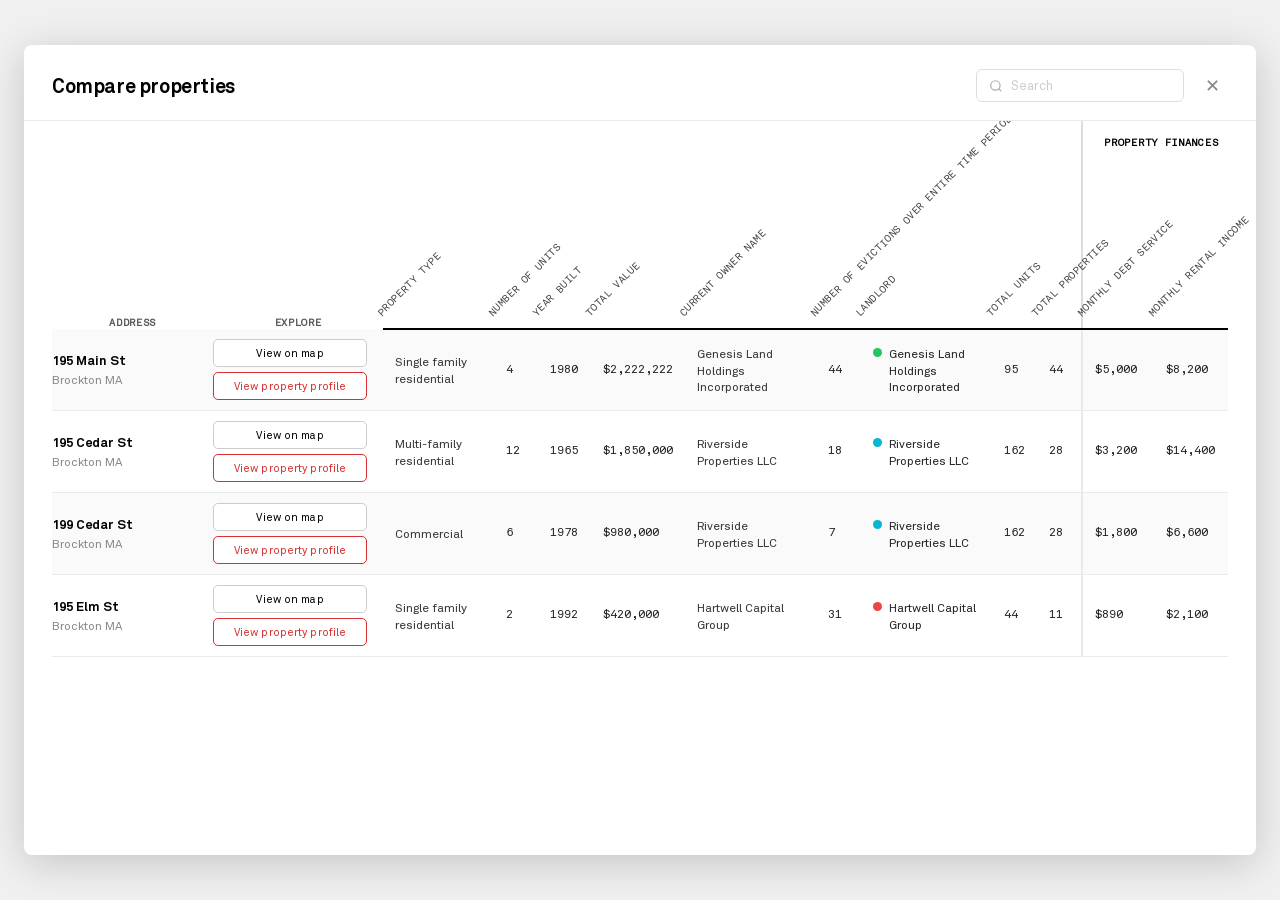
<file: compare-table-mockup.html>
<!DOCTYPE html>
<html lang="en">
<head>
<meta charset="UTF-8">
<meta name="viewport" content="width=device-width, initial-scale=1.0">
<title>Compare Table View Mockup</title>
<style>
    @font-face { font-family: 'Akkurat'; src: url('Akkurat-Regular.ttf'); font-weight: 400; }
    @font-face { font-family: 'Akkurat'; src: url('Akkurat-Bold.ttf'); font-weight: 700; }
    @font-face { font-family: 'Akkurat Mono'; src: url('Akkurat-Mono.ttf'); font-weight: 400; }

    * { box-sizing: border-box; margin: 0; padding: 0; }

    body {
        font-family: 'Akkurat', -apple-system, BlinkMacSystemFont, sans-serif;
        background: #f0f0f0;
        display: flex;
        align-items: center;
        justify-content: center;
        min-height: 100vh;
        padding: 24px;
    }

    /* ── Outer frame (simulates the full-screen overlay) ── */
    .frame {
        width: 100%;
        max-width: 1300px;
        height: 90vh;
        background: #fff;
        border-radius: 8px;
        box-shadow: 0 8px 40px rgba(0,0,0,0.18);
        display: flex;
        flex-direction: column;
        overflow: hidden;
    }

    /* ── Top bar ── */
    .topbar {
        display: flex;
        align-items: center;
        justify-content: space-between;
        padding: 24px 28px 18px 28px;
        border-bottom: 1px solid #eaeaea;
        flex-shrink: 0;
    }

    .count {
        font-family: 'Akkurat', sans-serif;
        font-size: 20px;
        font-weight: 700;
        color: #000;
        letter-spacing: -0.02em;
    }

    .topbar-right {
        display: flex;
        align-items: center;
        gap: 12px;
    }

    .search-box {
        display: flex;
        align-items: center;
        gap: 8px;
        border: 1px solid #ddd;
        border-radius: 6px;
        padding: 7px 12px;
        background: #fff;
    }

    .search-box svg { color: #aaa; flex-shrink: 0; }

    .search-box input {
        border: none;
        outline: none;
        font-family: 'Akkurat', sans-serif;
        font-size: 13px;
        color: #333;
        width: 160px;
        background: transparent;
    }

    .search-box input::placeholder { color: #ccc; }

    .close-btn {
        background: none;
        border: none;
        font-size: 18px;
        color: #888;
        cursor: pointer;
        width: 32px;
        height: 32px;
        display: flex;
        align-items: center;
        justify-content: center;
        border-radius: 50%;
        transition: all 0.15s ease;
    }

    .close-btn:hover { background: #f0f0f0; color: #000; }

    /* ── Scrollable table area ── */
    .scroll-area {
        flex: 1;
        overflow: auto;
        padding: 0 28px 32px 28px;
    }

    /* ── Table ── */
    .compare-table {
        border-collapse: collapse;
        width: max-content;
        min-width: 100%;
        table-layout: fixed;
    }

    /* Group header row */
    .group-row th {
        border-bottom: none;
        padding-bottom: 0;
    }

    /* ADDRESS header cell */
    .th-address {
        position: sticky;
        left: 0;
        background: #fff;
        z-index: 4;
        padding: 0 16px 10px 0;
        vertical-align: bottom;
        font-family: 'Akkurat Mono', monospace;
        font-size: 10px;
        font-weight: 600;
        text-transform: uppercase;
        letter-spacing: 0.07em;
        color: #555;
        white-space: nowrap;
        border-bottom: 2px solid #000;
        width: 160px;
        min-width: 160px;
    }

    /* Expand button header */
    .th-expand {
        padding: 0 16px 10px 0;
        vertical-align: bottom;
        border-bottom: 2px solid #000;
        width: 168px;
        min-width: 168px;
        font-family: 'Akkurat Mono', monospace;
        font-size: 10px;
        font-weight: 600;
        text-transform: uppercase;
        letter-spacing: 0.07em;
        color: #555;
    }

    /* Empty group spacer */
    .th-spacer {
        border-bottom: none;
        padding: 0;
    }

    /* "PROPERTY FINANCES" group label */
    .th-group-label {
        font-family: 'Akkurat Mono', monospace;
        font-size: 10px;
        font-weight: 700;
        text-transform: uppercase;
        letter-spacing: 0.07em;
        color: #000;
        padding: 16px 0 6px 12px;
        border-bottom: 1px solid #aaa;
        white-space: nowrap;
        vertical-align: bottom;
        border-left: 2px solid #ddd;
    }

    /* Angled column headers */
    .th-angled {
        position: relative;
        height: 180px;
        padding: 0;
        vertical-align: bottom;
        border-bottom: 2px solid #000;
        overflow: visible;
    }

    .th-inner {
        position: absolute;
        bottom: 10px;
        left: 0;
        transform-origin: bottom left;
        transform: rotate(-45deg);
        white-space: nowrap;
        line-height: 1;
    }

    .th-inner span {
        font-family: 'Akkurat Mono', monospace;
        font-size: 10px;
        font-weight: 500;
        text-transform: uppercase;
        letter-spacing: 0.05em;
        color: #444;
        display: inline-block;
    }

    /* Finance column accent */
    .finance-col-border { border-left: 2px solid #ddd; }

    /* ── Body rows ── */
    .tr-even { background: #fafafa; }
    .tr-odd  { background: #fff; }
    .tr-even:hover, .tr-odd:hover { background: #f0f0f0; transition: background 0.1s; }

    /* Sticky address cell */
    .td-address {
        position: sticky;
        left: 0;
        z-index: 2;
        padding: 10px 16px 10px 0;
        vertical-align: middle;
        border-bottom: 1px solid #eaeaea;
        width: 160px;
        min-width: 160px;
    }

    .tr-even .td-address { background: #fafafa; }
    .tr-odd  .td-address { background: #fff; }
    .tr-even:hover .td-address, .tr-odd:hover .td-address { background: #f0f0f0; }

    .addr-line1 {
        font-family: 'Akkurat', sans-serif;
        font-size: 13px;
        font-weight: 600;
        color: #000;
        line-height: 1.35;
    }

    .addr-line2 {
        font-family: 'Akkurat', sans-serif;
        font-size: 12px;
        color: #888;
        margin-top: 2px;
        line-height: 1.35;
    }

    /* Expand button cell */
    .td-expand {
        padding: 10px 16px 10px 0;
        border-bottom: 1px solid #eaeaea;
        vertical-align: middle;
    }

    .explore-btns {
        display: flex;
        flex-direction: column;
        gap: 5px;
    }

    .explore-btn {
        background: #fff;
        color: #000;
        border: 1.5px solid #ccc;
        border-radius: 5px;
        padding: 6px 12px;
        font-family: 'Akkurat', sans-serif;
        font-size: 11px;
        font-weight: 500;
        cursor: pointer;
        white-space: nowrap;
        transition: background 0.15s, border-color 0.15s;
        letter-spacing: 0.01em;
        text-align: center;
    }

    .explore-btn:hover { background: #f5f5f5; border-color: #aaa; }

    .explore-btn-red {
        color: #d63030;
        border-color: #d63030;
    }

    .explore-btn-red:hover { background: #fff5f5; border-color: #b52424; }

    /* Data cells */
    .td {
        padding: 10px 12px;
        border-bottom: 1px solid #eaeaea;
        vertical-align: middle;
        font-family: 'Akkurat Mono', monospace;
        font-size: 12px;
        color: #222;
        line-height: 1.4;
    }

    .td-text {
        font-family: 'Akkurat', sans-serif;
        white-space: normal;
        color: #333;
    }

    .td-num { white-space: nowrap; }

    .td-finance { border-left: 2px solid #eaeaea; }

    /* Landlord cell */
    .landlord-cell {
        display: flex;
        align-items: flex-start;
        gap: 7px;
    }

    .landlord-dot {
        width: 9px;
        height: 9px;
        border-radius: 50%;
        flex-shrink: 0;
        margin-top: 3px;
    }

    .landlord-name {
        font-family: 'Akkurat', sans-serif;
        font-size: 12px;
        color: #222;
        line-height: 1.4;
        white-space: normal;
    }
</style>
</head>
<body>

<div class="frame">
    <!-- Top bar -->
    <div class="topbar">
        <div class="count">Compare properties</div>
        <div class="topbar-right">
            <div class="search-box">
                <svg width="14" height="14" fill="none" stroke="currentColor" stroke-width="2" viewBox="0 0 24 24">
                    <circle cx="11" cy="11" r="8"/><path d="m21 21-4.35-4.35"/>
                </svg>
                <input type="text" placeholder="Search">
            </div>
            <button class="close-btn">&#x2715;</button>
        </div>
    </div>

    <!-- Scrollable table -->
    <div class="scroll-area">
        <table class="compare-table">
            <thead>
                <!-- Group header row -->
                <tr class="group-row">
                    <th class="th-address th-spacer" rowspan="2">ADDRESS</th>
                    <th class="th-expand th-spacer" rowspan="2">EXPLORE</th>
                    <th class="th-spacer" colspan="9"></th>
                    <th class="th-group-label" colspan="2">PROPERTY FINANCES</th>
                </tr>

                <!-- Angled column label row -->
                <tr>
                    <th class="th-angled" style="width:110px;min-width:110px">
                        <div class="th-inner"><span>PROPERTY TYPE</span></div>
                    </th>
                    <th class="th-angled" style="width:44px;min-width:44px">
                        <div class="th-inner"><span>NUMBER OF UNITS</span></div>
                    </th>
                    <th class="th-angled" style="width:44px;min-width:44px">
                        <div class="th-inner"><span>YEAR BUILT</span></div>
                    </th>
                    <th class="th-angled" style="width:88px;min-width:88px">
                        <div class="th-inner"><span>TOTAL VALUE</span></div>
                    </th>
                    <th class="th-angled" style="width:130px;min-width:130px">
                        <div class="th-inner"><span>CURRENT OWNER NAME</span></div>
                    </th>
                    <th class="th-angled" style="width:44px;min-width:44px">
                        <div class="th-inner"><span>NUMBER OF EVICTIONS OVER ENTIRE TIME PERIOD</span></div>
                    </th>
                    <th class="th-angled" style="width:130px;min-width:130px">
                        <div class="th-inner"><span>LANDLORD</span></div>
                    </th>
                    <th class="th-angled" style="width:44px;min-width:44px">
                        <div class="th-inner"><span>TOTAL UNITS</span></div>
                    </th>
                    <th class="th-angled" style="width:44px;min-width:44px">
                        <div class="th-inner"><span>TOTAL PROPERTIES</span></div>
                    </th>
                    <th class="th-angled finance-col-border" style="width:72px;min-width:72px">
                        <div class="th-inner"><span>MONTHLY DEBT SERVICE</span></div>
                    </th>
                    <th class="th-angled" style="width:72px;min-width:72px">
                        <div class="th-inner"><span>MONTHLY RENTAL INCOME</span></div>
                    </th>
                </tr>
            </thead>

            <tbody>
                <!-- Row 1 -->
                <tr class="tr-even">
                    <td class="td-address">
                        <div class="addr-line1">195 Main St</div>
                        <div class="addr-line2">Brockton MA</div>
                    </td>
                    <td class="td-expand">
                        <div class="explore-btns">
                            <button class="explore-btn">View on map</button>
                            <button class="explore-btn explore-btn-red">View property profile</button>
                        </div>
                    </td>
                    <td class="td td-text">Single family residential</td>
                    <td class="td td-num">4</td>
                    <td class="td td-num">1980</td>
                    <td class="td td-num">$2,222,222</td>
                    <td class="td td-text">Genesis Land Holdings Incorporated</td>
                    <td class="td td-num">44</td>
                    <td class="td" style="white-space:normal">
                        <div class="landlord-cell">
                            <div class="landlord-dot" style="background:#22c55e"></div>
                            <div class="landlord-name">Genesis Land Holdings Incorporated</div>
                        </div>
                    </td>
                    <td class="td td-num">95</td>
                    <td class="td td-num">44</td>
                    <td class="td td-num td-finance">$5,000</td>
                    <td class="td td-num">$8,200</td>
                </tr>

                <!-- Row 2 -->
                <tr class="tr-odd">
                    <td class="td-address">
                        <div class="addr-line1">195 Cedar St</div>
                        <div class="addr-line2">Brockton MA</div>
                    </td>
                    <td class="td-expand">
                        <div class="explore-btns">
                            <button class="explore-btn">View on map</button>
                            <button class="explore-btn explore-btn-red">View property profile</button>
                        </div>
                    </td>
                    <td class="td td-text">Multi-family residential</td>
                    <td class="td td-num">12</td>
                    <td class="td td-num">1965</td>
                    <td class="td td-num">$1,850,000</td>
                    <td class="td td-text">Riverside Properties LLC</td>
                    <td class="td td-num">18</td>
                    <td class="td" style="white-space:normal">
                        <div class="landlord-cell">
                            <div class="landlord-dot" style="background:#06b6d4"></div>
                            <div class="landlord-name">Riverside Properties LLC</div>
                        </div>
                    </td>
                    <td class="td td-num">162</td>
                    <td class="td td-num">28</td>
                    <td class="td td-num td-finance">$3,200</td>
                    <td class="td td-num">$14,400</td>
                </tr>

                <!-- Row 3 -->
                <tr class="tr-even">
                    <td class="td-address">
                        <div class="addr-line1">199 Cedar St</div>
                        <div class="addr-line2">Brockton MA</div>
                    </td>
                    <td class="td-expand">
                        <div class="explore-btns">
                            <button class="explore-btn">View on map</button>
                            <button class="explore-btn explore-btn-red">View property profile</button>
                        </div>
                    </td>
                    <td class="td td-text">Commercial</td>
                    <td class="td td-num">6</td>
                    <td class="td td-num">1978</td>
                    <td class="td td-num">$980,000</td>
                    <td class="td td-text">Riverside Properties LLC</td>
                    <td class="td td-num">7</td>
                    <td class="td" style="white-space:normal">
                        <div class="landlord-cell">
                            <div class="landlord-dot" style="background:#06b6d4"></div>
                            <div class="landlord-name">Riverside Properties LLC</div>
                        </div>
                    </td>
                    <td class="td td-num">162</td>
                    <td class="td td-num">28</td>
                    <td class="td td-num td-finance">$1,800</td>
                    <td class="td td-num">$6,600</td>
                </tr>

                <!-- Row 4 -->
                <tr class="tr-odd">
                    <td class="td-address">
                        <div class="addr-line1">195 Elm St</div>
                        <div class="addr-line2">Brockton MA</div>
                    </td>
                    <td class="td-expand">
                        <div class="explore-btns">
                            <button class="explore-btn">View on map</button>
                            <button class="explore-btn explore-btn-red">View property profile</button>
                        </div>
                    </td>
                    <td class="td td-text">Single family residential</td>
                    <td class="td td-num">2</td>
                    <td class="td td-num">1992</td>
                    <td class="td td-num">$420,000</td>
                    <td class="td td-text">Hartwell Capital Group</td>
                    <td class="td td-num">31</td>
                    <td class="td" style="white-space:normal">
                        <div class="landlord-cell">
                            <div class="landlord-dot" style="background:#ef4444"></div>
                            <div class="landlord-name">Hartwell Capital Group</div>
                        </div>
                    </td>
                    <td class="td td-num">44</td>
                    <td class="td td-num">11</td>
                    <td class="td td-num td-finance">$890</td>
                    <td class="td td-num">$2,100</td>
                </tr>
            </tbody>
        </table>
    </div>
</div>

</body>
</html>
</file>
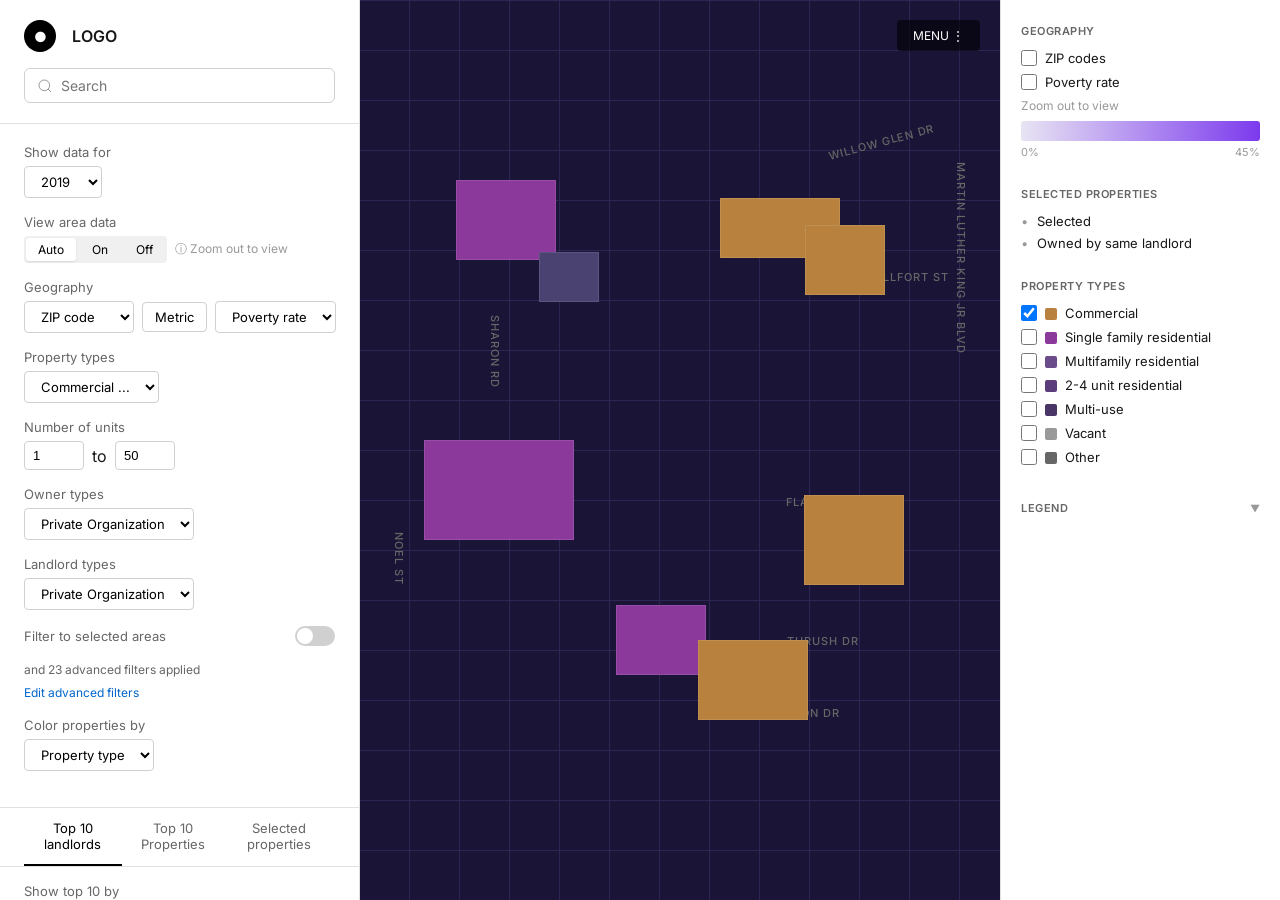
<file: property-map.html>
<!DOCTYPE html>
<html lang="en">
<head>
    <meta charset="UTF-8">
    <meta name="viewport" content="width=device-width, initial-scale=1.0">
    <title>Property Ownership Map</title>
    <link href="https://fonts.googleapis.com/css2?family=Inter:wght@400;500;600;700&display=swap" rel="stylesheet">
    <style>
        * {
            margin: 0;
            padding: 0;
            box-sizing: border-box;
        }

        body {
            font-family: 'Inter', -apple-system, BlinkMacSystemFont, 'Segoe UI', sans-serif;
            background: #ffffff;
            color: #171717;
            display: flex;
            height: 100vh;
            overflow: hidden;
        }

        /* Left Sidebar */
        .left-sidebar {
            width: 360px;
            background: #f8f8f8;
            border-right: 1px solid #e0e0e0;
            display: flex;
            flex-direction: column;
            overflow-y: auto;
        }

        .sidebar-header {
            padding: 20px 24px;
            background: white;
            border-bottom: 1px solid #e0e0e0;
        }

        .logo-section {
            display: flex;
            align-items: center;
            gap: 16px;
            margin-bottom: 16px;
        }

        .logo {
            width: 32px;
            height: 32px;
            background: #000;
            border-radius: 50%;
            display: flex;
            align-items: center;
            justify-content: center;
            font-weight: 700;
            color: white;
            font-size: 14px;
        }

        .logo-text {
            font-size: 16px;
            font-weight: 600;
        }

        .search-bar {
            display: flex;
            align-items: center;
            gap: 8px;
            padding: 8px 12px;
            border: 1px solid #d0d0d0;
            border-radius: 6px;
            background: white;
        }

        .search-bar input {
            border: none;
            outline: none;
            flex: 1;
            font-size: 14px;
            font-family: inherit;
        }

        .search-icon {
            width: 16px;
            height: 16px;
            color: #666;
        }

        /* Filters Section */
        .filters-section {
            padding: 20px 24px;
            background: white;
            border-bottom: 1px solid #e0e0e0;
        }

        .filter-group {
            margin-bottom: 16px;
        }

        .filter-label {
            font-size: 13px;
            color: #666;
            margin-bottom: 6px;
            display: block;
        }

        .filter-control {
            display: flex;
            gap: 8px;
            align-items: center;
        }

        select, button.filter-button {
            padding: 6px 12px;
            border: 1px solid #d0d0d0;
            border-radius: 4px;
            font-size: 13px;
            font-family: inherit;
            background: white;
            cursor: pointer;
        }

        select {
            flex: 1;
        }

        .toggle-group {
            display: flex;
            gap: 4px;
            background: #f0f0f0;
            border-radius: 4px;
            padding: 2px;
        }

        .toggle-btn {
            padding: 4px 12px;
            border: none;
            background: transparent;
            font-size: 12px;
            cursor: pointer;
            border-radius: 3px;
            font-family: inherit;
        }

        .toggle-btn.active {
            background: white;
            box-shadow: 0 1px 2px rgba(0,0,0,0.1);
        }

        .info-text {
            font-size: 12px;
            color: #999;
            display: flex;
            align-items: center;
            gap: 4px;
        }

        .range-inputs {
            display: flex;
            gap: 8px;
            align-items: center;
        }

        .range-inputs input {
            width: 60px;
            padding: 6px 8px;
            border: 1px solid #d0d0d0;
            border-radius: 4px;
            font-size: 13px;
        }

        .toggle-switch {
            position: relative;
            width: 40px;
            height: 20px;
            background: #d0d0d0;
            border-radius: 10px;
            cursor: pointer;
        }

        .toggle-switch::after {
            content: '';
            position: absolute;
            width: 16px;
            height: 16px;
            background: white;
            border-radius: 50%;
            top: 2px;
            left: 2px;
            transition: left 0.2s;
        }

        .advanced-filters {
            font-size: 12px;
            color: #666;
            margin-bottom: 4px;
        }

        .edit-link {
            color: #0066cc;
            text-decoration: none;
            font-size: 12px;
        }

        /* Table Section */
        .table-section {
            flex: 1;
            background: white;
            display: flex;
            flex-direction: column;
        }

        .table-tabs {
            display: flex;
            border-bottom: 1px solid #e0e0e0;
            padding: 0 24px;
        }

        .tab {
            padding: 12px 16px;
            border: none;
            background: none;
            font-size: 13px;
            cursor: pointer;
            border-bottom: 2px solid transparent;
            font-family: inherit;
            color: #666;
        }

        .tab.active {
            color: #000;
            border-bottom-color: #000;
        }

        .table-controls {
            padding: 16px 24px;
            border-bottom: 1px solid #e0e0e0;
        }

        .table-info {
            font-size: 12px;
            color: #666;
            margin-top: 12px;
            line-height: 1.5;
        }

        .data-table {
            flex: 1;
            overflow-y: auto;
        }

        table {
            width: 100%;
            border-collapse: collapse;
        }

        thead {
            position: sticky;
            top: 0;
            background: #f8f8f8;
            z-index: 1;
        }

        th {
            text-align: left;
            padding: 12px 24px;
            font-size: 11px;
            font-weight: 600;
            color: #666;
            text-transform: uppercase;
            letter-spacing: 0.5px;
            border-bottom: 1px solid #e0e0e0;
        }

        td {
            padding: 14px 24px;
            font-size: 13px;
            border-bottom: 1px solid #f0f0f0;
        }

        .rank-cell {
            color: #999;
            font-weight: 500;
        }

        .owner-name {
            font-weight: 500;
            color: #000;
        }

        .owner-type {
            font-size: 11px;
            color: #999;
            display: block;
            margin-top: 2px;
        }

        .units-cell {
            font-weight: 600;
            color: #000;
        }

        /* Map Area */
        .map-area {
            flex: 1;
            position: relative;
            background: #1a1537;
            overflow: hidden;
        }

        .map-container {
            width: 100%;
            height: 100%;
            position: relative;
        }

        .menu-button {
            position: absolute;
            top: 20px;
            right: 20px;
            background: rgba(0, 0, 0, 0.6);
            color: white;
            border: none;
            padding: 8px 16px;
            border-radius: 4px;
            font-size: 12px;
            cursor: pointer;
            font-family: inherit;
            z-index: 10;
        }

        /* Simulated map with grid */
        .map-grid {
            position: absolute;
            top: 0;
            left: 0;
            width: 100%;
            height: 100%;
            background:
                repeating-linear-gradient(0deg, transparent, transparent 49px, #2d2654 49px, #2d2654 50px),
                repeating-linear-gradient(90deg, transparent, transparent 49px, #2d2654 49px, #2d2654 50px);
        }

        .property-block {
            position: absolute;
            border: 1px solid rgba(255, 255, 255, 0.1);
        }

        .property-block.residential {
            background: #8b3a9c;
        }

        .property-block.commercial {
            background: #b8813d;
        }

        .property-block.other {
            background: #4a4270;
        }

        .street-label {
            position: absolute;
            color: #666;
            font-size: 11px;
            font-weight: 500;
            text-transform: uppercase;
            letter-spacing: 1px;
            white-space: nowrap;
        }

        /* Right Sidebar */
        .right-sidebar {
            width: 280px;
            background: white;
            border-left: 1px solid #e0e0e0;
            overflow-y: auto;
            padding: 24px 20px;
        }

        .sidebar-section {
            margin-bottom: 28px;
        }

        .section-title {
            font-size: 11px;
            font-weight: 600;
            text-transform: uppercase;
            letter-spacing: 0.5px;
            color: #666;
            margin-bottom: 12px;
        }

        .checkbox-item {
            display: flex;
            align-items: center;
            gap: 8px;
            margin-bottom: 8px;
            font-size: 13px;
        }

        .checkbox-item input[type="checkbox"] {
            width: 16px;
            height: 16px;
        }

        .gradient-bar {
            height: 20px;
            background: linear-gradient(90deg, #e8e4f3 0%, #7c3aed 100%);
            border-radius: 3px;
            margin-top: 8px;
            position: relative;
        }

        .gradient-labels {
            display: flex;
            justify-content: space-between;
            font-size: 11px;
            color: #999;
            margin-top: 4px;
        }

        .zoom-text {
            font-size: 12px;
            color: #999;
            margin-top: 4px;
        }

        .bullet-list {
            list-style: none;
        }

        .bullet-list li {
            padding-left: 16px;
            position: relative;
            font-size: 13px;
            margin-bottom: 6px;
        }

        .bullet-list li::before {
            content: '•';
            position: absolute;
            left: 0;
            color: #999;
        }

        .color-indicator {
            display: inline-block;
            width: 12px;
            height: 12px;
            border-radius: 2px;
            margin-right: 8px;
            vertical-align: middle;
        }

        .color-commercial { background: #b8813d; }
        .color-single { background: #8b3a9c; }
        .color-multi { background: #6b4c8a; }
        .color-2-4 { background: #5a3d7a; }
        .color-multiuse { background: #4a3666; }
        .color-vacant { background: #999; }
        .color-other { background: #666; }

        .legend-toggle {
            display: flex;
            justify-content: space-between;
            align-items: center;
            cursor: pointer;
            padding: 8px 0;
        }

        .legend-toggle::after {
            content: '▼';
            font-size: 10px;
            color: #999;
        }
    </style>
</head>
<body>
    <!-- Left Sidebar -->
    <div class="left-sidebar">
        <div class="sidebar-header">
            <div class="logo-section">
                <div class="logo">●</div>
                <span class="logo-text">LOGO</span>
            </div>
            <div class="search-bar">
                <svg class="search-icon" fill="none" stroke="currentColor" viewBox="0 0 24 24">
                    <circle cx="11" cy="11" r="8"></circle>
                    <path d="m21 21-4.35-4.35"></path>
                </svg>
                <input type="text" placeholder="Search">
            </div>
        </div>

        <div class="filters-section">
            <div class="filter-group">
                <label class="filter-label">Show data for</label>
                <select>
                    <option>2019</option>
                    <option>2020</option>
                    <option>2021</option>
                </select>
            </div>

            <div class="filter-group">
                <label class="filter-label">View area data</label>
                <div class="filter-control">
                    <div class="toggle-group">
                        <button class="toggle-btn active">Auto</button>
                        <button class="toggle-btn">On</button>
                        <button class="toggle-btn">Off</button>
                    </div>
                    <span class="info-text">ⓘ Zoom out to view</span>
                </div>
            </div>

            <div class="filter-group">
                <label class="filter-label">Geography</label>
                <div class="filter-control">
                    <select style="flex: 0 0 auto; width: 110px;">
                        <option>ZIP code</option>
                    </select>
                    <button class="filter-button">Metric</button>
                    <select style="flex: 1;">
                        <option>Poverty rate</option>
                    </select>
                </div>
            </div>

            <div class="filter-group">
                <label class="filter-label">Property types</label>
                <select>
                    <option>Commercial ...</option>
                </select>
            </div>

            <div class="filter-group">
                <label class="filter-label">Number of units</label>
                <div class="range-inputs">
                    <input type="number" value="1">
                    <span>to</span>
                    <input type="number" value="50">
                </div>
            </div>

            <div class="filter-group">
                <label class="filter-label">Owner types</label>
                <select>
                    <option>Private Organization</option>
                </select>
            </div>

            <div class="filter-group">
                <label class="filter-label">Landlord types</label>
                <select>
                    <option>Private Organization</option>
                </select>
            </div>

            <div class="filter-group">
                <div class="filter-control">
                    <label class="filter-label" style="flex: 1; margin-bottom: 0;">Filter to selected areas</label>
                    <div class="toggle-switch"></div>
                </div>
            </div>

            <div class="advanced-filters">and 23 advanced filters applied</div>
            <a href="#" class="edit-link">Edit advanced filters</a>

            <div class="filter-group" style="margin-top: 16px;">
                <label class="filter-label">Color properties by</label>
                <select>
                    <option>Property type</option>
                </select>
            </div>
        </div>

        <div class="table-section">
            <div class="table-tabs">
                <button class="tab active">Top 10 landlords</button>
                <button class="tab">Top 10 Properties</button>
                <button class="tab">Selected properties</button>
            </div>

            <div class="table-controls">
                <label class="filter-label">Show top 10 by</label>
                <select>
                    <option>units</option>
                </select>
                <div class="table-info">
                    These are top 10 landlords based on the filter selection.
                </div>
            </div>

            <div class="data-table">
                <table>
                    <thead>
                        <tr>
                            <th>RANK</th>
                            <th>PRIMARY OWNER<br>NAME AND TYPE</th>
                            <th>NUMBER<br>OF UNITS</th>
                        </tr>
                    </thead>
                    <tbody>
                        <tr>
                            <td class="rank-cell">1</td>
                            <td>
                                <div class="owner-name">Peabody Properties, Inc</div>
                                <div class="owner-type">Private Organization</div>
                            </td>
                            <td class="units-cell">1345</td>
                        </tr>
                        <tr>
                            <td class="rank-cell">2</td>
                            <td>
                                <div class="owner-name">Oakwood</div>
                                <div class="owner-type">Private Organization</div>
                            </td>
                            <td class="units-cell">1345</td>
                        </tr>
                        <tr>
                            <td class="rank-cell">3</td>
                            <td>
                                <div class="owner-name">Lorem LLC</div>
                                <div class="owner-type">Private Organization</div>
                            </td>
                            <td class="units-cell">1345</td>
                        </tr>
                        <tr>
                            <td class="rank-cell">4</td>
                            <td>
                                <div class="owner-name">Lorem 2 LLC</div>
                                <div class="owner-type">Private Organization</div>
                            </td>
                            <td class="units-cell">1345</td>
                        </tr>
                        <tr>
                            <td class="rank-cell">5</td>
                            <td>
                                <div class="owner-name">Berkshire Residential Inv...</div>
                                <div class="owner-type">Private Organization</div>
                            </td>
                            <td class="units-cell">1345</td>
                        </tr>
                        <tr>
                            <td class="rank-cell">6</td>
                            <td>
                                <div class="owner-name">Lorem 3 LLC</div>
                                <div class="owner-type">Private Organization</div>
                            </td>
                            <td class="units-cell">1345</td>
                        </tr>
                    </tbody>
                </table>
            </div>
        </div>
    </div>

    <!-- Map Area -->
    <div class="map-area">
        <button class="menu-button">MENU ⋮</button>
        <div class="map-container">
            <div class="map-grid"></div>

            <!-- Street Labels -->
            <div class="street-label" style="top: 15%; right: 10%; transform: rotate(-15deg);">Willow Glen Dr</div>
            <div class="street-label" style="top: 18%; right: 5%; writing-mode: vertical-rl;">Martin Luther King Jr Blvd</div>
            <div class="street-label" style="top: 35%; left: 20%; writing-mode: vertical-rl;">Sharon Rd</div>
            <div class="street-label" style="bottom: 35%; left: 5%; writing-mode: vertical-rl;">Noel St</div>
            <div class="street-label" style="top: 30%; right: 8%;">Bellfort St</div>
            <div class="street-label" style="top: 55%; right: 20%;">Flamingo Dr</div>
            <div class="street-label" style="bottom: 28%; right: 22%;">Thrush Dr</div>
            <div class="street-label" style="bottom: 20%; right: 25%;">Heron Dr</div>

            <!-- Property Blocks -->
            <div class="property-block residential" style="top: 20%; left: 15%; width: 100px; height: 80px;"></div>
            <div class="property-block commercial" style="top: 22%; right: 25%; width: 120px; height: 60px;"></div>
            <div class="property-block commercial" style="top: 25%; right: 18%; width: 80px; height: 70px;"></div>
            <div class="property-block other" style="top: 28%; left: 28%; width: 60px; height: 50px;"></div>
            <div class="property-block residential" style="bottom: 40%; left: 10%; width: 150px; height: 100px;"></div>
            <div class="property-block commercial" style="bottom: 35%; right: 15%; width: 100px; height: 90px;"></div>
            <div class="property-block residential" style="bottom: 25%; left: 40%; width: 90px; height: 70px;"></div>
            <div class="property-block commercial" style="bottom: 20%; right: 30%; width: 110px; height: 80px;"></div>
        </div>
    </div>

    <!-- Right Sidebar -->
    <div class="right-sidebar">
        <div class="sidebar-section">
            <h3 class="section-title">Geography</h3>
            <div class="checkbox-item">
                <input type="checkbox" id="zip">
                <label for="zip">ZIP codes</label>
            </div>
            <div class="checkbox-item">
                <input type="checkbox" id="poverty">
                <label for="poverty">Poverty rate</label>
            </div>
            <div class="zoom-text">Zoom out to view</div>
            <div class="gradient-bar"></div>
            <div class="gradient-labels">
                <span>0%</span>
                <span>45%</span>
            </div>
        </div>

        <div class="sidebar-section">
            <h3 class="section-title">Selected Properties</h3>
            <ul class="bullet-list">
                <li>Selected</li>
                <li>Owned by same landlord</li>
            </ul>
        </div>

        <div class="sidebar-section">
            <h3 class="section-title">Property Types</h3>
            <div class="checkbox-item">
                <input type="checkbox" id="commercial" checked>
                <label for="commercial"><span class="color-indicator color-commercial"></span>Commercial</label>
            </div>
            <div class="checkbox-item">
                <input type="checkbox" id="single">
                <label for="single"><span class="color-indicator color-single"></span>Single family residential</label>
            </div>
            <div class="checkbox-item">
                <input type="checkbox" id="multi">
                <label for="multi"><span class="color-indicator color-multi"></span>Multifamily residential</label>
            </div>
            <div class="checkbox-item">
                <input type="checkbox" id="2-4">
                <label for="2-4"><span class="color-indicator color-2-4"></span>2-4 unit residential</label>
            </div>
            <div class="checkbox-item">
                <input type="checkbox" id="multiuse">
                <label for="multiuse"><span class="color-indicator color-multiuse"></span>Multi-use</label>
            </div>
            <div class="checkbox-item">
                <input type="checkbox" id="vacant">
                <label for="vacant"><span class="color-indicator color-vacant"></span>Vacant</label>
            </div>
            <div class="checkbox-item">
                <input type="checkbox" id="other">
                <label for="other"><span class="color-indicator color-other"></span>Other</label>
            </div>
        </div>

        <div class="sidebar-section">
            <div class="legend-toggle">
                <h3 class="section-title" style="margin-bottom: 0;">Legend</h3>
            </div>
        </div>
    </div>

    <script>
        // Add basic interactivity
        document.querySelectorAll('.tab').forEach(tab => {
            tab.addEventListener('click', function() {
                document.querySelectorAll('.tab').forEach(t => t.classList.remove('active'));
                this.classList.add('active');
            });
        });

        document.querySelectorAll('.toggle-btn').forEach(btn => {
            btn.addEventListener('click', function() {
                this.parentElement.querySelectorAll('.toggle-btn').forEach(b => b.classList.remove('active'));
                this.classList.add('active');
            });
        });

        document.querySelector('.toggle-switch').addEventListener('click', function() {
            const after = window.getComputedStyle(this, '::after');
            const currentLeft = after.getPropertyValue('left');
            this.style.background = currentLeft === '2px' ? '#0066cc' : '#d0d0d0';
        });
    </script>
</body>
</html>
</file>
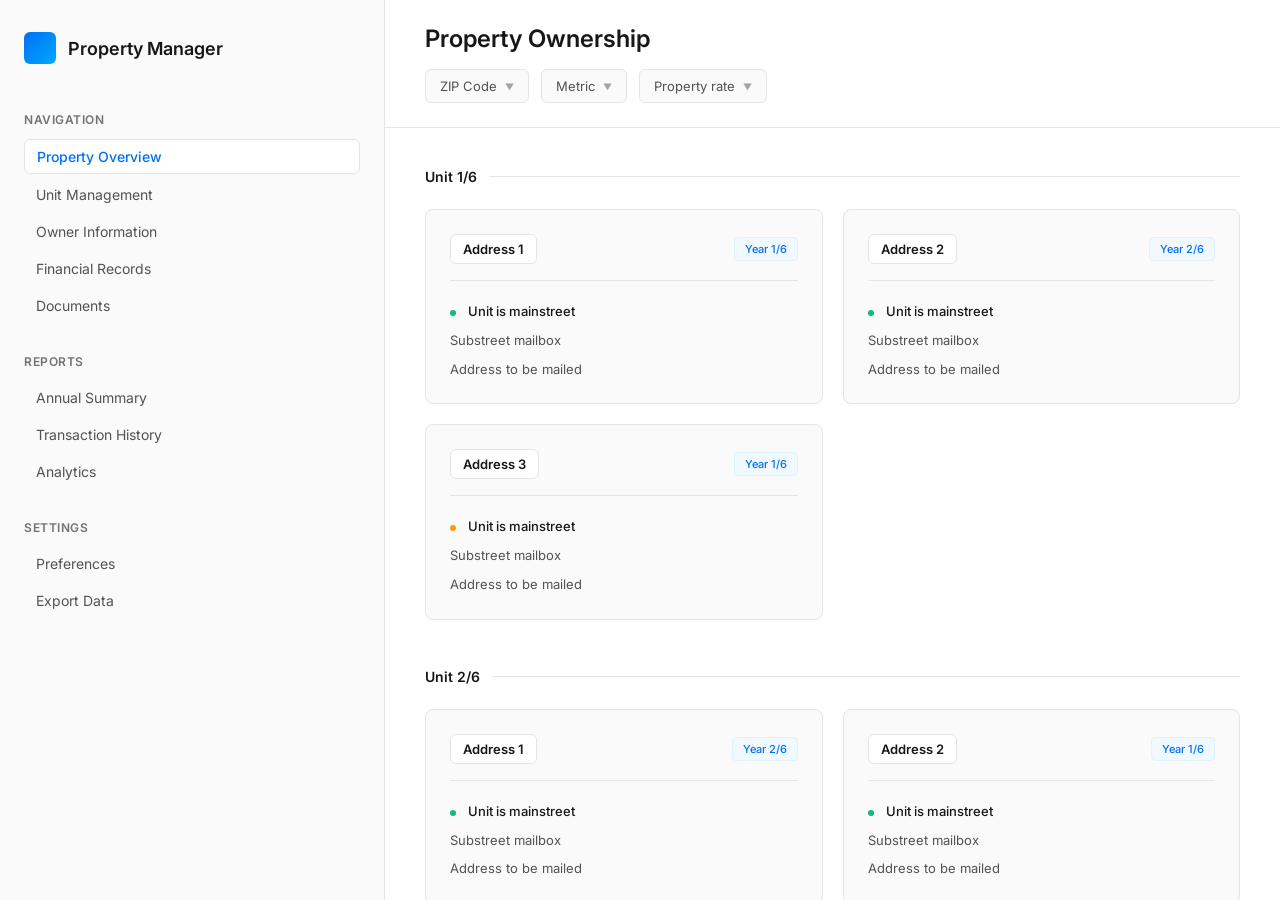
<file: vercel-mockup.html>
<!DOCTYPE html>
<html lang="en">
<head>
    <meta charset="UTF-8">
    <meta name="viewport" content="width=device-width, initial-scale=1.0">
    <title>Property Ownership - Vercel Style</title>
    <link href="https://fonts.googleapis.com/css2?family=Inter:wght@400;500;600&display=swap" rel="stylesheet">
    <style>
        * {
            margin: 0;
            padding: 0;
            box-sizing: border-box;
        }

        body {
            font-family: 'Inter', -apple-system, BlinkMacSystemFont, 'Segoe UI', sans-serif;
            background: #ffffff;
            color: #171717;
            display: flex;
            height: 100vh;
            overflow: hidden;
        }

        .sidebar {
            width: 385px;
            background: #fafafa;
            border-right: 1px solid #e5e5e5;
            padding: 32px 24px;
            overflow-y: auto;
        }

        .logo {
            font-size: 18px;
            font-weight: 600;
            color: #171717;
            margin-bottom: 48px;
            display: flex;
            align-items: center;
            gap: 12px;
        }

        .logo::before {
            content: '';
            width: 32px;
            height: 32px;
            background: linear-gradient(135deg, #0070f3 0%, #00a8ff 100%);
            border-radius: 6px;
        }

        .sidebar-section {
            margin-bottom: 32px;
        }

        .sidebar-heading {
            font-size: 12px;
            font-weight: 600;
            color: #737373;
            text-transform: uppercase;
            letter-spacing: 0.5px;
            margin-bottom: 12px;
        }

        .sidebar-item {
            padding: 8px 12px;
            font-size: 14px;
            color: #525252;
            border-radius: 6px;
            cursor: pointer;
            transition: all 0.15s ease;
            margin-bottom: 4px;
        }

        .sidebar-item:hover {
            background: #f4f4f5;
            color: #171717;
        }

        .sidebar-item.active {
            background: white;
            color: #0070f3;
            font-weight: 500;
            border: 1px solid #e5e5e5;
        }

        .main-content {
            flex: 1;
            overflow-y: auto;
            background: white;
        }

        .header {
            padding: 24px 40px;
            border-bottom: 1px solid #e5e5e5;
            background: white;
            position: sticky;
            top: 0;
            z-index: 10;
        }

        .header-title {
            font-size: 24px;
            font-weight: 600;
            color: #171717;
            margin-bottom: 12px;
        }

        .filters {
            display: flex;
            gap: 12px;
            margin-top: 16px;
        }

        .filter-dropdown {
            position: relative;
        }

        .dropdown-button {
            padding: 8px 14px;
            background: #fafafa;
            border: 1px solid #e5e5e5;
            border-radius: 6px;
            font-size: 13px;
            color: #525252;
            cursor: pointer;
            display: flex;
            align-items: center;
            gap: 8px;
            transition: all 0.15s ease;
            font-family: 'Inter', sans-serif;
        }

        .dropdown-button:hover {
            border-color: #d4d4d4;
            background: white;
        }

        .dropdown-button::after {
            content: '▼';
            font-size: 9px;
            color: #a3a3a3;
        }

        .content-area {
            padding: 40px;
        }

        .section-header {
            display: flex;
            align-items: center;
            gap: 12px;
            margin-bottom: 24px;
        }

        .section-number {
            font-size: 14px;
            font-weight: 600;
            color: #171717;
        }

        .section-divider {
            flex: 1;
            height: 1px;
            background: #e5e5e5;
        }

        .cards-grid {
            display: grid;
            grid-template-columns: repeat(auto-fill, minmax(300px, 1fr));
            gap: 20px;
            margin-bottom: 48px;
        }

        .property-card {
            background: #fafafa;
            border: 1px solid #e5e5e5;
            border-radius: 8px;
            padding: 24px;
            transition: all 0.2s ease;
            cursor: pointer;
        }

        .property-card:hover {
            border-color: #0070f3;
            box-shadow: 0 4px 16px rgba(0, 112, 243, 0.06);
        }

        .card-header {
            display: flex;
            justify-content: space-between;
            align-items: center;
            margin-bottom: 20px;
            padding-bottom: 16px;
            border-bottom: 1px solid #e5e5e5;
        }

        .card-title {
            font-size: 13px;
            font-weight: 600;
            color: #171717;
            background: white;
            padding: 6px 12px;
            border-radius: 6px;
            border: 1px solid #e5e5e5;
        }

        .card-badge {
            font-size: 11px;
            font-weight: 500;
            color: #0070f3;
            background: #f0f9ff;
            padding: 4px 10px;
            border-radius: 4px;
            border: 1px solid #e0f2fe;
        }

        .card-body {
            display: flex;
            flex-direction: column;
            gap: 8px;
        }

        .card-row {
            font-size: 13px;
            color: #525252;
            line-height: 1.6;
        }

        .card-row strong {
            color: #171717;
            font-weight: 500;
        }

        .status-dot {
            display: inline-block;
            width: 6px;
            height: 6px;
            border-radius: 50%;
            margin-right: 8px;
        }

        .status-active {
            background: #10b981;
        }

        .status-pending {
            background: #f59e0b;
        }

        .footer {
            padding: 16px 40px;
            background: #fafafa;
            border-top: 1px solid #e5e5e5;
            display: flex;
            justify-content: space-between;
            align-items: center;
            font-size: 12px;
            color: #737373;
        }
    </style>
</head>
<body>
    <aside class="sidebar">
        <div class="logo">Property Manager</div>

        <div class="sidebar-section">
            <div class="sidebar-heading">Navigation</div>
            <div class="sidebar-item active">Property Overview</div>
            <div class="sidebar-item">Unit Management</div>
            <div class="sidebar-item">Owner Information</div>
            <div class="sidebar-item">Financial Records</div>
            <div class="sidebar-item">Documents</div>
        </div>

        <div class="sidebar-section">
            <div class="sidebar-heading">Reports</div>
            <div class="sidebar-item">Annual Summary</div>
            <div class="sidebar-item">Transaction History</div>
            <div class="sidebar-item">Analytics</div>
        </div>

        <div class="sidebar-section">
            <div class="sidebar-heading">Settings</div>
            <div class="sidebar-item">Preferences</div>
            <div class="sidebar-item">Export Data</div>
        </div>
    </aside>

    <div class="main-content">
        <header class="header">
            <h1 class="header-title">Property Ownership</h1>

            <div class="filters">
                <div class="filter-dropdown">
                    <button class="dropdown-button">ZIP Code</button>
                </div>
                <div class="filter-dropdown">
                    <button class="dropdown-button">Metric</button>
                </div>
                <div class="filter-dropdown">
                    <button class="dropdown-button">Property rate</button>
                </div>
            </div>
        </header>

        <div class="content-area">
            <div class="section-header">
                <span class="section-number">Unit 1/6</span>
                <div class="section-divider"></div>
            </div>

            <div class="cards-grid">
                <div class="property-card">
                    <div class="card-header">
                        <span class="card-title">Address 1</span>
                        <span class="card-badge">Year 1/6</span>
                    </div>
                    <div class="card-body">
                        <div class="card-row">
                            <span class="status-dot status-active"></span>
                            <strong>Unit is mainstreet</strong>
                        </div>
                        <div class="card-row">Substreet mailbox</div>
                        <div class="card-row">Address to be mailed</div>
                    </div>
                </div>

                <div class="property-card">
                    <div class="card-header">
                        <span class="card-title">Address 2</span>
                        <span class="card-badge">Year 2/6</span>
                    </div>
                    <div class="card-body">
                        <div class="card-row">
                            <span class="status-dot status-active"></span>
                            <strong>Unit is mainstreet</strong>
                        </div>
                        <div class="card-row">Substreet mailbox</div>
                        <div class="card-row">Address to be mailed</div>
                    </div>
                </div>

                <div class="property-card">
                    <div class="card-header">
                        <span class="card-title">Address 3</span>
                        <span class="card-badge">Year 1/6</span>
                    </div>
                    <div class="card-body">
                        <div class="card-row">
                            <span class="status-dot status-pending"></span>
                            <strong>Unit is mainstreet</strong>
                        </div>
                        <div class="card-row">Substreet mailbox</div>
                        <div class="card-row">Address to be mailed</div>
                    </div>
                </div>
            </div>

            <div class="section-header">
                <span class="section-number">Unit 2/6</span>
                <div class="section-divider"></div>
            </div>

            <div class="cards-grid">
                <div class="property-card">
                    <div class="card-header">
                        <span class="card-title">Address 1</span>
                        <span class="card-badge">Year 2/6</span>
                    </div>
                    <div class="card-body">
                        <div class="card-row">
                            <span class="status-dot status-active"></span>
                            <strong>Unit is mainstreet</strong>
                        </div>
                        <div class="card-row">Substreet mailbox</div>
                        <div class="card-row">Address to be mailed</div>
                    </div>
                </div>

                <div class="property-card">
                    <div class="card-header">
                        <span class="card-title">Address 2</span>
                        <span class="card-badge">Year 1/6</span>
                    </div>
                    <div class="card-body">
                        <div class="card-row">
                            <span class="status-dot status-active"></span>
                            <strong>Unit is mainstreet</strong>
                        </div>
                        <div class="card-row">Substreet mailbox</div>
                        <div class="card-row">Address to be mailed</div>
                    </div>
                </div>

                <div class="property-card">
                    <div class="card-header">
                        <span class="card-title">Address 3</span>
                        <span class="card-badge">Year 1/6</span>
                    </div>
                    <div class="card-body">
                        <div class="card-row">
                            <span class="status-dot status-pending"></span>
                            <strong>Unit is mainstreet</strong>
                        </div>
                        <div class="card-row">Substreet mailbox</div>
                        <div class="card-row">Address to be mailed</div>
                    </div>
                </div>
            </div>
        </div>

        <footer class="footer">
            <span>6 properties tracked</span>
            <span>Last updated: Dec 15, 2025</span>
        </footer>
    </div>
</body>
</html>
</file>
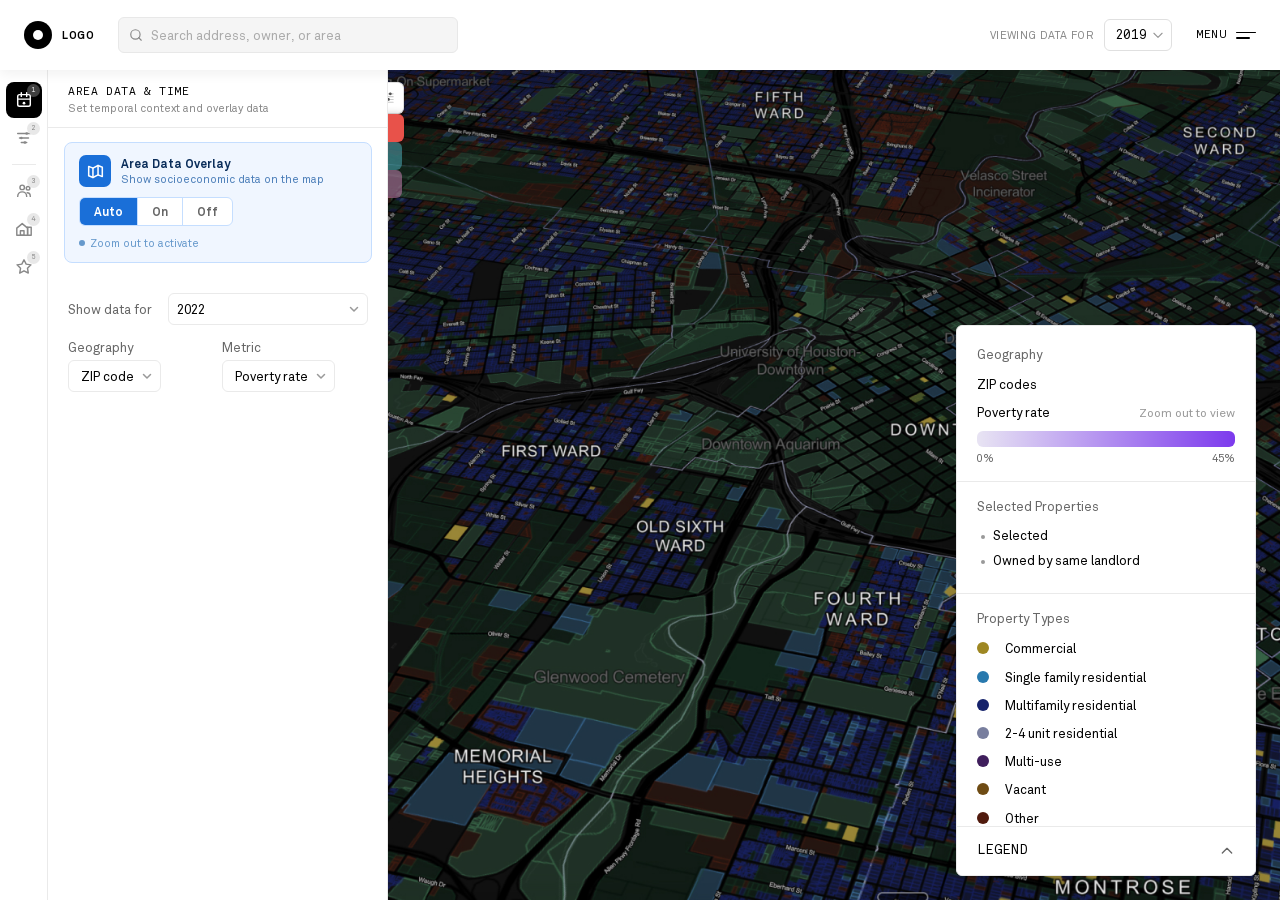
<file: woa-icon-sidebar.html>
<!DOCTYPE html>
<html lang="en">
<head>
    <meta charset="UTF-8">
    <meta name="viewport" content="width=device-width, initial-scale=1.0">
    <title>Who Owns What - Property Ownership</title>
    <style>
        @font-face {
            font-family: 'Akkurat';
            src: url('AkkuratLight.ttf') format('truetype');
            font-weight: 300;
            font-style: normal;
        }

        @font-face {
            font-family: 'Akkurat';
            src: url('Akkurat-Regular.ttf') format('truetype');
            font-weight: 400;
            font-style: normal;
        }

        @font-face {
            font-family: 'Akkurat';
            src: url('Akkurat-Regular.ttf') format('truetype');
            font-weight: 500;
            font-style: normal;
        }

        @font-face {
            font-family: 'Akkurat';
            src: url('Akkurat-Bold.ttf') format('truetype');
            font-weight: 600;
            font-style: normal;
        }

        @font-face {
            font-family: 'Akkurat';
            src: url('Akkurat-Bold.ttf') format('truetype');
            font-weight: 700;
            font-style: normal;
        }

        @font-face {
            font-family: 'Akkurat Mono';
            src: url('Akkurat-Mono.ttf') format('truetype');
            font-weight: 400;
            font-style: normal;
        }

        @font-face {
            font-family: 'Akkurat Mono';
            src: url('Akkurat-Mono.ttf') format('truetype');
            font-weight: 500;
            font-style: normal;
        }

        @font-face {
            font-family: 'Akkurat Mono';
            src: url('Akkurat-Mono.ttf') format('truetype');
            font-weight: 600;
            font-style: normal;
        }

        @font-face {
            font-family: 'Akkurat Mono';
            src: url('Akkurat-Mono.ttf') format('truetype');
            font-weight: 700;
            font-style: normal;
        }

        * {
            margin: 0;
            padding: 0;
            box-sizing: border-box;
        }

        body {
            font-family: 'Akkurat', -apple-system, BlinkMacSystemFont, 'Segoe UI', sans-serif;
            background: #fff;
            color: #000;
            display: flex;
            height: 100vh;
            overflow: hidden;
            -webkit-font-smoothing: antialiased;
            -moz-osx-font-smoothing: grayscale;
        }

        /* Left Sidebar */
        .left-sidebar {
            display: none;
        }

        .sidebar-header {
            display: none;
        }

        .logo-section {
            display: flex;
            align-items: center;
            gap: 12px;
            width: 100%;
        }

        .logo {
            width: 24px;
            height: 24px;
            background: #fff;
            border-radius: 50%;
            display: flex;
            align-items: center;
            justify-content: center;
        }

        .logo::before {
            content: '';
            width: 8px;
            height: 8px;
            background: #000;
            border-radius: 50%;
        }

        .logo-text {
            font-size: 11px;
            font-weight: 600;
            letter-spacing: 0.5px;
            font-family: 'Akkurat', sans-serif;
            flex-shrink: 0;
            color: #ededed;
            line-height: 1.3;
            text-transform: uppercase;
        }

        .search-bar {
            display: flex;
            align-items: center;
            gap: 8px;
            padding: 5px 10px;
            border: 1px solid #333;
            border-radius: 6px;
            background: #1a1a1a;
            transition: all 0.2s ease;
            box-shadow: 0 0 0 0px rgba(255, 255, 255, 0);
            width: 100%;
            cursor: pointer;
            height: 32px;
        }

        .search-bar:hover {
            border-color: #555;
            background: #222;
        }

        .search-bar:focus-within {
            border-color: #666;
            box-shadow: 0 0 0 2px rgba(255, 255, 255, 0.06);
            background: #222;
        }

        .search-bar input {
            border: none;
            outline: none;
            flex: 1;
            font-size: 13px;
            font-family: inherit;
            background: transparent;
            min-width: 0;
            color: #ededed;
        }

        .search-bar input::placeholder {
            color: #888;
        }

        .search-icon {
            width: 14px;
            height: 14px;
            color: #888;
            flex-shrink: 0;
        }

        /* Search Dropdown */
        .search-dropdown {
            position: absolute;
            top: 100%;
            left: 0;
            right: 0;
            margin-top: 8px;
            background: #1a1a1a;
            border: 1px solid #333;
            border-radius: 6px;
            box-shadow: 0 8px 24px rgba(0, 0, 0, 0.5);
            z-index: 100;
            display: none;
            max-height: 400px;
            overflow: hidden;
        }

        .search-dropdown.active {
            display: block;
        }

        .search-dropdown-header {
            padding: 12px 16px;
            font-size: 13px;
            color: #888;
            font-weight: 400;
            border-bottom: 1px solid #333;
        }

        .search-section {
            padding: 8px;
            max-height: 300px;
            overflow-y: auto;
        }

        .search-section-title {
            padding: 8px 12px;
            font-size: 13px;
            font-weight: 600;
            color: #ededed;
            margin-bottom: 4px;
        }

        .search-item {
            padding: 8px 12px;
            font-size: 14px;
            color: #ededed;
            cursor: pointer;
            transition: background 0.15s ease;
            border-radius: 6px;
            display: flex;
            align-items: center;
            gap: 10px;
        }

        .search-item:hover {
            background: #2a2a2a;
        }

        .search-item-icon {
            width: 20px;
            height: 20px;
            border-radius: 6px;
            background: #2a2a2a;
            flex-shrink: 0;
            display: flex;
            align-items: center;
            justify-content: center;
            font-size: 11px;
            font-weight: 600;
            color: #888;
        }

        .search-bar-wrapper {
            position: relative;
            flex: 1;
            min-width: 0;
        }

        /* Scrollable Content Area */
        .sidebar-content {
            flex: 1;
            overflow-y: auto;
            overflow-x: hidden;
            display: flex;
            flex-direction: column;
            min-height: 0;
        }

        /* Quick Stats Dashboard */
        .quick-stats-dashboard {
            padding: 16px 20px;
            background: linear-gradient(135deg, #fafafa 0%, #f5f5f5 100%);
            border-bottom: 1px solid #eaeaea;
        }

        /* Filter Presets */
        .filter-presets {
            padding: 16px 20px;
            background: #fff;
            border-bottom: 1px solid #eaeaea;
        }

        .filter-presets-title {
            font-size: 11px;
            font-weight: 600;
            color: #000;
            text-transform: uppercase;
            letter-spacing: 0.5px;
            font-family: 'Akkurat Mono', monospace;
            margin-bottom: 12px;
        }

        .preset-buttons {
            display: flex;
            flex-direction: column;
            gap: 6px;
        }

        .preset-btn {
            padding: 10px 14px;
            background: #fafafa;
            border: 1px solid #eaeaea;
            border-radius: 6px;
            font-size: 12px;
            font-weight: 500;
            color: #000;
            cursor: pointer;
            transition: all 0.2s ease;
            text-align: left;
            font-family: inherit;
            display: flex;
            align-items: center;
            gap: 8px;
        }

        .preset-btn svg {
            width: 14px;
            height: 14px;
            opacity: 0.6;
        }

        .preset-btn:hover {
            background: #f5f5f5;
            border-color: #d1d1d1;
        }

        .preset-btn:hover svg {
            opacity: 1;
        }

        .quick-stats-grid {
            display: grid;
            grid-template-columns: repeat(2, 1fr);
            gap: 12px;
        }

        .quick-stat-card {
            background: #fff;
            border: 1px solid #eaeaea;
            border-radius: 6px;
            padding: 12px;
            display: flex;
            flex-direction: column;
            gap: 4px;
        }

        .quick-stat-value {
            font-size: 20px;
            font-weight: 700;
            color: #000;
            font-family: 'Akkurat Mono', monospace;
        }

        .quick-stat-label {
            font-size: 10px;
            font-weight: 600;
            color: #666;
            text-transform: uppercase;
            letter-spacing: 0.5px;
            font-family: 'Akkurat Mono', monospace;
        }

        /* Collapsible Filter Categories */
        .filter-category {
            border-bottom: 1px solid #eaeaea;
        }

        .filter-category-header {
            display: flex;
            align-items: center;
            justify-content: space-between;
            padding: 16px 20px;
            cursor: pointer;
            background: #fff;
            transition: background 0.2s ease;
        }

        .filter-category-header:hover {
            background: #fafafa;
        }

        .filter-category-title-wrapper {
            display: flex;
            align-items: center;
            gap: 10px;
            flex: 1;
        }

        .filter-category-title {
            font-size: 12px;
            font-weight: 600;
            color: #000;
            text-transform: uppercase;
            letter-spacing: 0.5px;
            font-family: 'Akkurat Mono', monospace;
        }

        .filter-count-badge {
            display: inline-flex;
            align-items: center;
            justify-content: center;
            min-width: 20px;
            height: 18px;
            padding: 0 6px;
            background: #000;
            color: #fff;
            border-radius: 6px;
            font-size: 10px;
            font-weight: 700;
            font-family: 'Akkurat Mono', monospace;
        }

        .filter-category-chevron {
            width: 16px;
            height: 16px;
            color: #666;
            transition: transform 0.3s ease;
        }

        .filter-category.collapsed .filter-category-chevron {
            transform: rotate(-90deg);
        }

        .filter-category-content {
            display: block;
            opacity: 1;
        }

        .filter-category.collapsed .filter-category-content {
            display: none;
            opacity: 0;
        }

        /* Quick Action Menu */
        .quick-action-menu {
            display: flex;
            gap: 8px;
            padding: 12px 20px;
            background: #fff;
            border-top: 1px solid #eaeaea;
            border-bottom: 1px solid #eaeaea;
        }

        .action-menu-btn {
            flex: 1;
            padding: 10px 12px;
            background: #fff;
            border: 1px solid #d1d1d1;
            border-radius: 6px;
            font-size: 12px;
            font-weight: 600;
            color: #000;
            cursor: pointer;
            transition: all 0.2s ease;
            display: flex;
            align-items: center;
            justify-content: center;
            gap: 6px;
            font-family: inherit;
        }

        .action-menu-btn svg {
            width: 14px;
            height: 14px;
        }

        .action-menu-btn:hover {
            background: #fafafa;
            border-color: #999;
        }

        .action-menu-btn.primary {
            background: #000;
            color: #fff;
            border-color: #000;
        }

        .action-menu-btn.primary:hover {
            background: #333;
            border-color: #333;
        }

        /* Filters Section */
        .filters-section {
            padding: 16px 20px;
            background: #fff;
        }

        /* Accordion Styles */
        .accordion-section {
            border-bottom: 1px solid #eaeaea;
        }

        .accordion-header {
            display: flex;
            align-items: center;
            justify-content: space-between;
            padding: 16px 20px;
            cursor: pointer;
            background: #fff;
            transition: background 0.2s ease;
        }

        .accordion-header:hover {
            background: #fafafa;
        }

        .accordion-title {
            font-size: 13px;
            font-weight: 600;
            color: #000;
            font-family: 'Akkurat', sans-serif;
            text-transform: uppercase;
            letter-spacing: 0.5px;
        }

        .accordion-chevron {
            font-size: 12px;
            color: #666;
            transition: transform 0.2s ease;
        }

        .accordion-section.collapsed .accordion-chevron {
            transform: rotate(-90deg);
        }

        .accordion-summary {
            font-size: 13px;
            color: #666;
            line-height: 1.5;
            margin-top: 4px;
            font-family: 'Akkurat Mono', monospace;
        }

        .accordion-summary strong {
            font-weight: 600;
            color: #000;
        }

        .accordion-content {
            max-height: 2000px;
            overflow: hidden;
            transition: max-height 0.3s ease;
        }

        .accordion-section.collapsed .accordion-content {
            max-height: 0;
        }

        .census-data-buttons {
            display: flex;
            gap: 8px;
            padding: 0 20px 16px 20px;
        }

        .census-data-btn {
            flex: 1;
            padding: 8px 12px;
            background: #f5f5f5;
            border: 1px solid #d1d1d1;
            border-radius: 6px;
            font-size: 12px;
            font-weight: 500;
            color: #666;
            cursor: pointer;
            transition: all 0.15s ease;
            font-family: 'Akkurat Mono', monospace;
            text-align: center;
        }

        .census-data-btn:hover {
            background: #ebebeb;
            border-color: #b8b8b8;
        }

        .filter-group {
            margin-bottom: 14px;
        }

        .filter-divider {
            height: 1px;
            background: #eaeaea;
            margin: 16px -20px;
        }

        .filter-label {
            font-size: 13px;
            color: #666;
            margin-bottom: 4px;
            display: block;
            font-weight: 500;
            font-family: 'Akkurat', sans-serif;
        }

        .filter-label.inline {
            display: inline-block;
            margin-bottom: 0;
            margin-right: 8px;
        }

        .filter-group.inline {
            display: flex;
            align-items: center;
        }

        .filter-group.inline select {
            width: 85px;
        }

        .filter-control {
            display: flex;
            gap: 6px;
            align-items: center;
        }

        .filter-row {
            display: flex;
            gap: 8px;
            align-items: flex-start;
        }

        .filter-row .filter-group {
            flex: 1;
            margin-bottom: 0;
        }

        select, button.filter-button {
            padding: 5px 12px;
            border: 1px solid #eaeaea;
            border-radius: 6px;
            font-size: 13px;
            font-family: inherit;
            background: #fff;
            cursor: pointer;
            transition: border-color 0.15s ease, box-shadow 0.15s ease, background-color 0.15s ease;
            appearance: none;
            background-image: url("data:image/svg+xml,%3Csvg width='14' height='14' viewBox='0 0 14 14' fill='none' xmlns='http://www.w3.org/2000/svg'%3E%3Cpath d='M3.5 5.5L7 9L10.5 5.5' stroke='%23999' stroke-width='1.5' stroke-linecap='round' stroke-linejoin='round'/%3E%3C/svg%3E");
            background-repeat: no-repeat;
            background-position: right 6px center;
            padding-right: 26px;
            box-shadow: 0 0 0 0 transparent;
            color: #000;
            font-weight: 400;
            height: 32px;
        }

        select:hover, button.filter-button:hover {
            border-color: #999;
            background-color: #fafafa;
        }

        select:focus, button.filter-button:focus {
            outline: none;
            border-color: #D63D00;
            box-shadow: 0 0 0 2px rgba(214, 61, 0, 0.1);
        }

        select:active, button.filter-button:active {
            background-color: #f5f5f5;
        }

        select {
            flex: 1;
        }

        /* Custom dropdown styling for better Vercel match */
        select option {
            padding: 12px 16px;
            background: #fff;
            color: #000;
            font-weight: 400;
            font-size: 13px;
        }

        select option:hover,
        select option:checked {
            background: #f5f5f5;
            color: #000;
        }

        /* Narrow dropdowns - auto width based on content */
        select.narrow-dropdown {
            flex: 0 0 auto;
            width: auto;
            min-width: fit-content;
            background-image: url("data:image/svg+xml,%3Csvg width='14' height='14' viewBox='0 0 14 14' fill='none' xmlns='http://www.w3.org/2000/svg'%3E%3Cpath d='M3.5 5.5L7 9L10.5 5.5' stroke='%23999' stroke-width='1.5' stroke-linecap='round' stroke-linejoin='round'/%3E%3C/svg%3E");
            background-repeat: no-repeat;
            background-position: right 6px center;
            background-size: 14px;
            padding-right: 26px;
        }

        select.year-dropdown {
            flex: 0 0 auto;
            width: auto;
            min-width: fit-content;
            background-image: url("data:image/svg+xml,%3Csvg width='14' height='14' viewBox='0 0 14 14' fill='none' xmlns='http://www.w3.org/2000/svg'%3E%3Cpath d='M3.5 5.5L7 9L10.5 5.5' stroke='%23999' stroke-width='1.5' stroke-linecap='round' stroke-linejoin='round'/%3E%3C/svg%3E");
            background-repeat: no-repeat;
            background-position: right 6px center;
            background-size: 14px;
            padding-right: 26px;
        }

        button.filter-button {
            background-image: none;
            padding: 6px 12px;
            white-space: nowrap;
        }

        .metric-label {
            font-size: 12px;
            color: #666;
            font-weight: 500;
            font-family: 'Akkurat Mono', monospace;
            white-space: nowrap;
        }

        .toggle-group {
            display: flex;
            gap: 2px;
            background: #f5f5f5;
            border-radius: 40px;
            padding: 4px;
            border: none;
        }

        .toggle-btn {
            padding: 3px 16px;
            border: none;
            background: transparent;
            font-size: 13px;
            cursor: pointer;
            border-radius: 40px;
            font-family: inherit;
            color: #666;
            font-weight: 500;
            transition: background-color 0.15s ease, color 0.15s ease, box-shadow 0.15s ease;
        }

        .toggle-btn.active {
            background: #fff;
            color: #000;
            box-shadow: 0 0 0 1px rgba(0,0,0,0.04), 0 1px 2px rgba(0,0,0,0.06);
        }

        .toggle-btn:hover:not(.active) {
            color: #000;
            background: rgba(255,255,255,0.6);
        }

        .toggle-btn:active:not(.active) {
            background: rgba(255,255,255,0.8);
        }

        .info-text {
            font-size: 11px;
            color: #999;
            display: flex;
            align-items: center;
            gap: 6px;
            white-space: nowrap;
        }

        .info-icon {
            width: 16px;
            height: 16px;
            flex-shrink: 0;
        }

        .info-icon circle {
            stroke: #999;
            fill: none;
        }

        .info-icon path {
            fill: #999;
        }

        .range-inputs {
            display: flex;
            gap: 8px;
            align-items: center;
        }

        .range-inputs input {
            width: 60px;
            padding: 5px 12px;
            border: 1px solid #eaeaea;
            border-radius: 6px;
            font-size: 13px;
            font-family: inherit;
            transition: border-color 0.15s ease, box-shadow 0.15s ease, background-color 0.15s ease;
            box-shadow: 0 0 0 0 transparent;
            color: #000;
            font-weight: 500;
            -moz-appearance: textfield;
            background: #fff;
            height: 32px;
        }

        /* Remove spinner arrows */
        .range-inputs input::-webkit-outer-spin-button,
        .range-inputs input::-webkit-inner-spin-button {
            -webkit-appearance: none;
            margin: 0;
        }

        .range-inputs input:hover {
            border-color: #999;
            background-color: #fafafa;
        }

        .range-inputs input:focus {
            outline: none;
            border-color: #D63D00;
            box-shadow: 0 0 0 2px rgba(214, 61, 0, 0.1);
            background-color: #fff;
        }

        .range-inputs input:active {
            background-color: #f5f5f5;
        }

        .range-inputs span {
            font-size: 12px;
            color: #666;
        }

        .toggle-switch {
            position: relative;
            width: 40px;
            height: 22px;
            background: #eaeaea;
            border-radius: 40px;
            cursor: pointer;
            transition: background-color 0.2s ease;
            border: 1px solid #d4d4d4;
        }

        .toggle-switch::after {
            content: '';
            position: absolute;
            width: 16px;
            height: 16px;
            background: #fff;
            border-radius: 50%;
            top: 2px;
            left: 2px;
            transition: transform 0.2s ease, box-shadow 0.15s ease;
            box-shadow: 0 1px 3px rgba(0,0,0,0.12), 0 0 0 1px rgba(0,0,0,0.04);
        }

        .toggle-switch:hover::after {
            box-shadow: 0 2px 4px rgba(0,0,0,0.16), 0 0 0 1px rgba(0,0,0,0.06);
        }

        .toggle-switch.active {
            background: rgba(214, 61, 0, 0.2);
            border-color: #D63D00;
        }

        .toggle-switch.active::after {
            transform: translateX(18px);
            background: #D63D00;
        }

        .advanced-filters {
            font-size: 12px;
            color: #666;
            flex: 1;
        }

        .advanced-filters-info {
            padding: 14px 16px;
            background: transparent;
            border: 1px solid #eaeaea;
            border-radius: 6px;
            display: flex;
            flex-direction: column;
            align-items: stretch;
            gap: 10px;
            margin: 0 20px;
            cursor: pointer;
            transition: all 0.15s ease;
        }

        .advanced-filters-info:hover {
            background: #fafafa;
            border-color: #d1d1d1;
        }

        .advanced-filters-text {
            font-size: 12px;
            color: #666;
            display: flex;
            align-items: center;
            gap: 6px;
            font-family: 'Akkurat', sans-serif;
        }

        .advanced-filters-icon {
            width: 15px;
            height: 15px;
            color: #888;
            opacity: 0.85;
            flex-shrink: 0;
        }

        .edit-advanced-filters-btn {
            padding: 8px 14px;
            background: #fafafa;
            border: 1px solid #d1d1d1;
            border-radius: 6px;
            font-size: 12px;
            font-weight: 500;
            color: #666;
            cursor: pointer;
            transition: all 0.15s ease;
            white-space: nowrap;
            box-shadow: 0 1px 2px rgba(0, 0, 0, 0.04);
            font-family: 'Akkurat Mono', monospace;
            width: 100%;
            text-align: center;
        }

        .edit-advanced-filters-btn:hover {
            background: #fff;
            border-color: #999;
            color: #000;
            box-shadow: 0 2px 3px rgba(0, 0, 0, 0.08);
        }

        .edit-advanced-filters-btn:active {
            transform: translateY(0);
            box-shadow: 0 1px 2px rgba(0, 0, 0, 0.04);
        }

        /* Table Section */
        .table-section {
            flex: 1;
            background: #fff;
            display: flex;
            flex-direction: column;
            border-top: 1px solid #eaeaea;
        }

        .table-tabs {
            display: flex;
            background: #fff;
            border-bottom: 1px solid #eaeaea;
            padding: 0 20px;
        }

        .tab {
            padding: 12px 0;
            margin-right: 24px;
            border: none;
            background: none;
            font-size: 13px;
            cursor: pointer;
            border-bottom: 2px solid transparent;
            font-family: inherit;
            color: #666;
            font-weight: 500;
            transition: all 0.2s ease;
            position: relative;
            top: 1px;
        }

        .tab:hover {
            color: #000;
        }

        .tab.active {
            color: #000;
            border-bottom-color: #000;
        }

        .table-controls {
            padding: 16px 20px;
            background: #fff;
            border-bottom: 1px solid #eaeaea;
            display: flex;
            align-items: center;
            gap: 8px;
            flex-wrap: wrap;
        }

        .table-controls .filter-label {
            margin-bottom: 0;
        }

        .table-controls select {
            flex: 0 0 auto;
            width: auto;
        }

        .table-info {
            font-size: 12px;
            color: #666;
            margin-top: 0;
            line-height: 1.5;
            flex-basis: 100%;
            margin-top: 12px;
        }

        .data-table {
            flex: 1;
            overflow-y: auto;
            background: #fff;
        }

        table {
            width: 100%;
            border-collapse: collapse;
        }

        thead {
            position: sticky;
            top: 0;
            background: #fff;
            z-index: 1;
        }

        th {
            text-align: left;
            padding: 10px 20px;
            font-size: 11px;
            font-weight: 600;
            color: #666;
            text-transform: uppercase;
            letter-spacing: 0.5px;
            border-bottom: 1px solid #eaeaea;
            font-family: 'Akkurat Mono', monospace;
            vertical-align: top;
            line-height: 1.3;
            white-space: normal;
        }

        td {
            padding: 10px 20px;
            font-size: 13px;
            border-bottom: 1px solid #fafafa;
        }

        tbody tr {
            transition: all 0.2s ease;
        }

        tbody tr:hover {
            background: #fafafa;
        }

        .rank-cell {
            color: #999;
            font-weight: 500;
            width: 40px;
        }

        .owner-cell {
            width: 75%;
        }

        .owner-name {
            font-weight: 500;
            color: #000;
            display: block;
            margin-bottom: 2px;
        }

        .owner-cell-wrapper {
            display: flex;
            flex-direction: column;
            gap: 6px;
        }

        .table-sparkline {
            display: flex;
            align-items: flex-end;
            gap: 2px;
            height: 20px;
            margin-top: 4px;
        }

        .sparkline-bar {
            flex: 1;
            background: linear-gradient(180deg, rgba(59, 130, 246, 0.6) 0%, rgba(59, 130, 246, 0.3) 100%);
            border-radius: 6px 2px 0 0;
            min-height: 3px;
            transition: all 0.3s ease;
        }

        .sparkline-bar:hover {
            background: linear-gradient(180deg, rgba(59, 130, 246, 0.9) 0%, rgba(59, 130, 246, 0.6) 100%);
        }

        .owner-type {
            font-size: 11px;
            color: #999;
            display: block;
            line-height: 1.4;
        }

        .units-cell {
            font-weight: 600;
            color: #000;
            text-align: right;
        }

        /* Map Area */
        .map-area {
            position: fixed;
            top: 70px;
            left: 48px;
            transition: left 0.25s cubic-bezier(0.4,0,0.2,1);
            right: 0;
            bottom: 0;
            background: #000;
            overflow: hidden;
            background-image: url('Desktop - 4.jpg');
            background-size: cover;
            background-position: center;
            background-repeat: no-repeat;
        }

        .menu-container {
            display: none;
        }

        .menu-container:hover {
            box-shadow: 0 6px 20px rgba(0, 0, 0, 0.25);
            background: rgba(255, 255, 255, 0.8);
        }

        .menu-label {
            font-size: 10px;
            font-weight: 500;
            color: rgba(0, 0, 0, 0.7);
            font-family: 'Akkurat Mono', monospace;
            text-transform: uppercase;
            letter-spacing: 0.5px;
            padding: 12px 12px 12px 16px;
        }

        .menu-button {
            background: transparent;
            color: #000;
            border: none;
            padding: 0;
            border-radius: 0;
            width: 44px;
            height: 44px;
            cursor: pointer;
            font-family: 'Akkurat Mono', monospace;
            font-weight: 500;
            display: flex;
            align-items: center;
            justify-content: center;
            transition: all 0.3s ease;
        }

        .menu-button:hover {
            background: rgba(0, 0, 0, 0.05);
        }

        .menu-button:active {
            background: rgba(0, 0, 0, 0.1);
        }

        .menu-icon {
            width: 18px;
            height: 10px;
            display: flex;
            flex-direction: column;
            justify-content: space-between;
            position: relative;
        }

        .menu-icon span {
            display: block;
            width: 100%;
            height: 1.5px;
            background: #000;
            border-radius: 6px;
            transition: all 0.3s ease;
            transform-origin: center;
        }

        .menu-button.active .menu-icon span:nth-child(1) {
            transform: translateY(4px) rotate(45deg);
        }

        .menu-button.active .menu-icon span:nth-child(2) {
            transform: translateY(-4px) rotate(-45deg);
        }

        .menu-dropdown {
            position: fixed;
            top: 68px;
            right: 20px;
            background: rgba(255, 255, 255, 0.85);
            backdrop-filter: blur(40px) saturate(180%);
            -webkit-backdrop-filter: blur(40px) saturate(180%);
            border: 1px solid rgba(255, 255, 255, 0.5);
            border-radius: 12px;
            box-shadow: 0 8px 32px rgba(0, 0, 0, 0.12), 0 1px 2px rgba(0, 0, 0, 0.08);
            z-index: 10000;
            min-width: 800px;
            opacity: 0;
            visibility: hidden;
            transform: translateY(-8px);
            transition: all 0.2s ease;
            padding: 40px;
            display: flex;
            gap: 60px;
        }

        .menu-dropdown.active {
            opacity: 1;
            visibility: visible;
            transform: translateY(0);
        }

        .menu-dropdown-nav {
            flex: 0 0 33%;
            display: flex;
            flex-direction: column;
            align-items: flex-start;
        }

        .menu-dropdown-heading {
            flex: 1;
            display: flex;
            align-items: flex-start;
            padding-left: 40px;
            padding-top: 0;
        }

        .menu-dropdown-heading h2 {
            font-size: 48px;
            font-weight: 700;
            color: #EF4400;
            line-height: 1.2;
            font-family: 'Akkurat', sans-serif;
            letter-spacing: -0.02em;
            text-align: right;
        }

        .menu-dropdown-item {
            padding: 20px 0;
            color: rgba(0, 0, 0, 0.7);
            font-size: 18px;
            font-weight: 500;
            cursor: pointer;
            transition: all 0.15s ease;
            border-bottom: 1px solid rgba(0, 0, 0, 0.1);
            text-decoration: none;
            display: block;
            width: 100%;
        }

        .menu-dropdown-item:last-child {
            border-bottom: none;
        }

        .menu-dropdown-item:hover {
            color: #000;
        }

        /* Floating Legend */
        .floating-legend {
            position: absolute;
            bottom: 24px;
            right: 24px;
            width: 300px;
            background: white;
            border: 1px solid #eaeaea;
            border-radius: 6px;
            box-shadow: 0 4px 16px rgba(0, 0, 0, 0.12);
            z-index: 10;
            overflow: visible;
            display: flex;
            flex-direction: column-reverse;
        }

        .legend-header {
            padding: 16px 20px;
            border-top: 1px solid #eaeaea;
            background: white;
            border-radius: 0 0 6px 6px;
        }

        .sidebar-section {
            margin-bottom: 16px;
            padding-bottom: 16px;
            border-bottom: 1px solid #eaeaea;
            margin-left: -20px;
            margin-right: -20px;
            padding-left: 20px;
            padding-right: 20px;
        }

        .sidebar-section:last-child {
            margin-bottom: 0;
            padding-bottom: 0;
            border-bottom: none;
        }

        .section-title {
            font-size: 13px;
            font-weight: 400;
            color: #666;
            margin-bottom: 12px;
            font-family: 'Akkurat', sans-serif;
        }

        .legend-item {
            display: flex;
            align-items: center;
            gap: 8px;
            margin-bottom: 10px;
            font-size: 13px;
            color: #000;
        }

        .gradient-bar {
            height: 16px;
            background: linear-gradient(90deg, #e8e4f3 0%, #7c3aed 100%);
            border-radius: 6px;
            margin-top: 8px;
            position: relative;
        }

        .gradient-labels {
            display: flex;
            justify-content: space-between;
            font-size: 11px;
            color: #666;
            margin-top: 4px;
        }

        .zoom-text {
            font-size: 12px;
            color: #999;
            margin-top: 8px;
            margin-bottom: 8px;
        }

        .bullet-list {
            list-style: none;
        }

        .bullet-list li {
            padding-left: 16px;
            position: relative;
            font-size: 13px;
            margin-bottom: 8px;
            color: #000;
        }

        .bullet-list li::before {
            content: '';
            position: absolute;
            left: 4px;
            top: 8px;
            width: 4px;
            height: 4px;
            background: #999;
            border-radius: 50%;
        }

        .color-indicator {
            display: inline-block;
            width: 12px;
            height: 12px;
            border-radius: 6px;
            margin-right: 8px;
            vertical-align: middle;
        }

        .color-commercial { background: #9E8722; }
        .color-single { background: #2879AE; }
        .color-multi { background: #15226B; }
        .color-2-4 { background: #787E9E; }
        .color-multiuse { background: #3F1E5C; }
        .color-vacant { background: #6E4B13; }
        .color-other { background: #501A0D; }

        .legend-toggle {
            display: flex;
            justify-content: space-between;
            align-items: center;
            cursor: pointer;
            transition: all 0.2s ease;
            width: 100%;
        }

        .legend-toggle:hover {
            opacity: 0.7;
        }

        .legend-title {
            font-size: 13px;
            font-weight: 600;
            color: #000;
            font-family: 'Akkurat Mono', monospace;
            text-transform: uppercase;
            letter-spacing: 0.5px;
        }

        .legend-chevron {
            width: 16px;
            height: 16px;
            color: #666;
            transition: transform 0.2s ease;
            flex-shrink: 0;
            transform: rotate(180deg);
        }

        .legend-toggle.collapsed .legend-chevron {
            transform: rotate(0deg);
        }

        .legend-content {
            max-height: 500px;
            overflow-y: auto;
            transition: max-height 0.3s ease, padding 0.3s ease;
            padding: 20px;
            background: white;
            border-radius: 6px 8px 0 0;
        }

        .legend-content.collapsed {
            max-height: 0;
            padding: 0 20px;
            overflow: hidden;
        }

        /* Scrollbar styling */
        ::-webkit-scrollbar {
            width: 10px;
            height: 10px;
        }

        ::-webkit-scrollbar-track {
            background: transparent;
        }

        ::-webkit-scrollbar-thumb {
            background: #eaeaea;
            border-radius: 6px;
            border: 2px solid transparent;
            background-clip: padding-box;
        }

        ::-webkit-scrollbar-thumb:hover {
            background: #d1d1d1;
            background-clip: padding-box;
        }

        /* Modal Overlay */
        .modal-overlay {
            position: fixed;
            top: 0;
            left: 0;
            right: 0;
            bottom: 0;
            background: rgba(0, 0, 0, 0.5);
            z-index: 1000;
            display: none;
            align-items: center;
            justify-content: center;
        }

        .modal-overlay.active {
            display: flex;
        }

        /* Advanced Filters Modal */
        .advanced-modal {
            background: #fff;
            border-radius: 6px;
            width: 95%;
            max-width: 1400px;
            max-height: 85vh;
            display: flex;
            flex-direction: column;
            box-shadow: 0 20px 50px rgba(0, 0, 0, 0.3);
        }

        .modal-header {
            padding: 24px 32px;
            border-bottom: 1px solid #000;
            display: flex;
            justify-content: space-between;
            align-items: flex-start;
            background: #000;
            border-radius: 6px 12px 0 0;
        }

        .modal-header-content h2 {
            font-size: 20px;
            font-weight: 600;
            margin-bottom: 4px;
            color: #ededed;
        }

        .modal-header-content p {
            font-size: 13px;
            color: #999;
            line-height: 1.5;
        }

        .modal-close {
            background: none;
            border: none;
            cursor: pointer;
            padding: 4px;
            color: #999;
            font-size: 24px;
            line-height: 1;
            transition: color 0.15s ease;
        }

        .modal-close:hover {
            color: #ededed;
        }

        .modal-body {
            padding: 32px;
            overflow-y: auto;
            flex: 1;
        }

        .filter-section {
            margin-bottom: 40px;
        }

        .filter-section:last-child {
            margin-bottom: 0;
        }

        .section-header {
            font-size: 11px;
            font-weight: 600;
            text-transform: uppercase;
            letter-spacing: 0.8px;
            color: #666;
            margin-bottom: 24px;
            font-family: 'Akkurat Mono', monospace;
        }

        .filter-grid {
            display: grid;
            grid-template-columns: repeat(auto-fill, minmax(240px, 1fr));
            gap: 32px 24px;
        }

        .filter-column {
            display: flex;
            flex-direction: column;
        }

        .filter-column-title {
            font-size: 16px;
            font-weight: 600;
            color: #000;
            margin-bottom: 4px;
        }

        .filter-column-description {
            font-size: 14px;
            color: #999;
            line-height: 1.5;
            margin-bottom: 12px;
        }

        .checkbox-item {
            display: flex;
            align-items: center;
            gap: 8px;
            margin-bottom: 8px;
            font-size: 13px;
            color: #000;
        }

        .checkbox-item input[type="checkbox"] {
            appearance: none;
            width: 18px;
            height: 18px;
            border: 1px solid #eaeaea;
            border-radius: 6px;
            cursor: pointer;
            position: relative;
            background: #fff;
            transition: all 0.15s ease;
            flex-shrink: 0;
        }

        .checkbox-item input[type="checkbox"]:hover {
            border-color: #999;
        }

        .checkbox-item input[type="checkbox"]:checked {
            background: #000;
            border-color: #000;
        }

        .checkbox-item input[type="checkbox"]:checked::after {
            content: '';
            position: absolute;
            left: 5px;
            top: 2px;
            width: 4px;
            height: 8px;
            border: solid #fff;
            border-width: 0 2px 2px 0;
            transform: rotate(45deg);
        }

        .checkbox-item input[type="checkbox"]:focus {
            outline: none;
            box-shadow: 0 0 0 2px rgba(0, 0, 0, 0.06);
        }

        .checkbox-item label {
            cursor: pointer;
            user-select: none;
        }

        .range-group {
            display: flex;
            align-items: center;
            gap: 8px;
            margin-top: 8px;
        }

        .range-group input {
            width: 70px;
            padding: 5px 12px;
            border: 1px solid #eaeaea;
            border-radius: 6px;
            font-size: 13px;
            font-family: inherit;
            transition: border-color 0.15s ease, box-shadow 0.15s ease;
            height: 32px;
            -moz-appearance: textfield;
        }

        .range-group input::-webkit-outer-spin-button,
        .range-group input::-webkit-inner-spin-button {
            -webkit-appearance: none;
            margin: 0;
        }

        .range-group input:hover {
            border-color: #999;
        }

        .range-group input:focus {
            outline: none;
            border-color: #666;
            box-shadow: 0 0 0 2px rgba(0, 0, 0, 0.06);
        }

        .radio-group {
            display: flex;
            flex-direction: row;
            gap: 16px;
            margin-top: 8px;
            margin-bottom: 12px;
        }

        .radio-item {
            display: flex;
            align-items: center;
            gap: 8px;
            font-size: 13px;
            color: #000;
        }

        .radio-item input[type="radio"] {
            appearance: none;
            width: 18px;
            height: 18px;
            border: 1px solid #eaeaea;
            border-radius: 50%;
            cursor: pointer;
            position: relative;
            background: #fff;
            transition: all 0.15s ease;
            flex-shrink: 0;
        }

        .radio-item input[type="radio"]:hover {
            border-color: #999;
        }

        .radio-item input[type="radio"]:checked {
            border-color: #000;
        }

        .radio-item input[type="radio"]:checked::after {
            content: '';
            position: absolute;
            left: 50%;
            top: 50%;
            transform: translate(-50%, -50%);
            width: 8px;
            height: 8px;
            background: #000;
            border-radius: 50%;
        }

        .radio-item input[type="radio"]:focus {
            outline: none;
            box-shadow: 0 0 0 2px rgba(0, 0, 0, 0.06);
        }

        .radio-item label {
            cursor: pointer;
            user-select: none;
        }

        .subsection-label {
            font-size: 12px;
            font-weight: 500;
            color: #666;
            margin-top: 12px;
            margin-bottom: 4px;
        }

        .modal-footer {
            padding: 20px 32px;
            border-top: 1px solid #eaeaea;
            display: flex;
            justify-content: flex-end;
            gap: 12px;
        }

        .modal-button {
            padding: 8px 20px;
            border-radius: 6px;
            font-size: 14px;
            font-weight: 500;
            cursor: pointer;
            transition: all 0.15s ease;
            border: 1px solid #eaeaea;
            font-family: 'Akkurat Mono', monospace;
            height: 36px;
        }

        .modal-button.secondary {
            background: #f5f5f5;
            color: #666;
        }

        .modal-button.secondary:hover {
            background: #eaeaea;
            color: #000;
        }

        .modal-button.primary {
            background: linear-gradient(180deg, #1a1a1a 0%, #000 100%);
            color: #fff;
            border: 1px solid rgba(255, 255, 255, 0.1);
            box-shadow: 0 1px 2px rgba(0, 0, 0, 0.3), inset 0 1px 0 rgba(255, 255, 255, 0.1);
        }

        .modal-button.primary:hover {
            background: linear-gradient(180deg, #333 0%, #1a1a1a 100%);
            box-shadow: 0 2px 4px rgba(0, 0, 0, 0.4), inset 0 1px 0 rgba(255, 255, 255, 0.1);
            transform: translateY(-1px);
        }

        .modal-button.primary:active {
            transform: translateY(0);
            box-shadow: 0 1px 2px rgba(0, 0, 0, 0.3), inset 0 1px 0 rgba(255, 255, 255, 0.1);
        }

        /* Selected Properties Styles */
        .selected-properties-list {
            padding: 20px;
            display: flex;
            flex-direction: column;
            gap: 12px;
        }

        .selected-property-item {
            display: flex;
            flex-direction: column;
            gap: 4px;
            padding: 12px 12px;
            border: 1px solid #eaeaea;
            border-radius: 6px;
            background: #fff;
            transition: all 0.15s ease;
        }

        .selected-property-item:hover {
            background: #fafafa;
        }

        .selected-property-item-header {
            display: flex;
            align-items: center;
            gap: 8px;
            width: 100%;
        }

        .property-indicator {
            width: 12px;
            height: 12px;
            border-radius: 50%;
            flex-shrink: 0;
        }

        .property-indicator.green { background: #22c55e; }
        .property-indicator.cyan { background: #06b6d4; }
        .property-indicator.red { background: #ef4444; }

        .property-address {
            font-size: 13px;
            font-weight: 500;
            color: #000;
            flex: 1;
            font-family: 'Akkurat', sans-serif;
        }

        .property-actions {
            display: flex;
            gap: 0;
            flex-wrap: nowrap;
            align-items: center;
            margin-top: 6px;
        }

        .property-action-btn {
            padding: 8px 4px;
            font-size: 8px;
            background: #f5f5f5;
            border: 1px solid #e0e0e0;
            border-radius: 0;
            color: #666;
            cursor: pointer;
            transition: all 0.15s ease;
            white-space: nowrap;
            font-family: 'Akkurat Mono', monospace;
            font-weight: 400;
            flex-shrink: 1;
            min-width: 0;
            line-height: 1.3;
            text-align: center;
            display: flex;
            align-items: center;
            justify-content: center;
            flex: 1;
        }

        .property-action-btn:first-child {
            border-radius: 6px 0 0 6px;
            flex: 0.6;
        }

        .property-action-btn:nth-child(2) {
            flex: 1.2;
        }

        .property-action-btn:last-child {
            border-radius: 0 6px 6px 0;
            flex: 1.2;
        }

        .property-action-btn:not(:first-child) {
            border-left: none;
        }

        .property-action-btn:hover {
            background: #eaeaea;
            color: #000;
            border-color: #d1d1d1;
        }

        .property-remove-btn {
            background: none;
            border: none;
            color: #999;
            font-size: 18px;
            cursor: pointer;
            padding: 4px 8px;
            transition: color 0.15s ease;
            line-height: 1;
        }

        .property-remove-btn:hover {
            color: #000;
        }

        .compare-locations-btn {
            margin: 20px;
            padding: 10px 16px;
            background: linear-gradient(180deg, #1a1a1a 0%, #000 100%);
            border: 1px solid rgba(255, 255, 255, 0.1);
            border-radius: 6px;
            font-size: 13px;
            font-weight: 500;
            color: #fff;
            cursor: pointer;
            transition: all 0.15s ease;
            display: flex;
            align-items: center;
            justify-content: center;
            gap: 8px;
            font-family: 'Akkurat Mono', monospace;
            box-shadow: 0 1px 2px rgba(0, 0, 0, 0.3), inset 0 1px 0 rgba(255, 255, 255, 0.1);
        }

        .compare-locations-btn:hover {
            background: linear-gradient(180deg, #333 0%, #1a1a1a 100%);
            box-shadow: 0 2px 4px rgba(0, 0, 0, 0.4), inset 0 1px 0 rgba(255, 255, 255, 0.1);
            transform: translateY(-1px);
        }

        .compare-locations-btn:active {
            transform: translateY(0);
            box-shadow: 0 1px 2px rgba(0, 0, 0, 0.3), inset 0 1px 0 rgba(255, 255, 255, 0.1);
        }

        /* Compare View Styles */
        .compare-view {
            position: fixed;
            top: 0;
            left: 0;
            right: 0;
            bottom: 0;
            background: transparent;
            z-index: 2000;
            display: none;
            pointer-events: none;
        }

        .compare-view.active {
            display: block;
        }

        .compare-view-header {
            position: absolute;
            top: 20px;
            right: 20px;
            padding: 0;
            border: none;
            display: flex;
            justify-content: flex-end;
            align-items: center;
            gap: 12px;
            background: transparent;
            pointer-events: auto;
        }

        .compare-view-grid-btn {
            background: #fff;
            border: none;
            cursor: pointer;
            padding: 8px;
            width: 40px;
            height: 40px;
            border-radius: 50%;
            display: flex;
            align-items: center;
            justify-content: center;
            transition: all 0.15s ease;
            box-shadow: 0 2px 8px rgba(0, 0, 0, 0.15);
        }

        .compare-view-grid-btn:hover {
            background: #fafafa;
        }

        .compare-view-grid-btn svg {
            width: 18px;
            height: 18px;
            fill: #666;
        }

        .compare-view-title {
            display: none;
        }

        .compare-view-close {
            background: #fff;
            border: none;
            font-size: 24px;
            cursor: pointer;
            padding: 0;
            width: 40px;
            height: 40px;
            display: flex;
            align-items: center;
            justify-content: center;
            color: #666;
            transition: all 0.15s ease;
            border-radius: 50%;
            box-shadow: 0 2px 8px rgba(0, 0, 0, 0.15);
        }

        .compare-view-close:hover {
            color: #000;
            background: #fafafa;
        }

        .compare-view-body {
            position: absolute;
            left: 373px;
            right: 0;
            top: 0;
            bottom: 0;
            display: flex;
            gap: 0;
            overflow-x: auto;
            padding: 0;
            pointer-events: auto;
        }

        .compare-property-panel {
            flex: 1;
            background: #fff;
            border-right: 1px solid #eaeaea;
            border-radius: 0;
            display: flex;
            flex-direction: column;
            overflow: hidden;
            box-shadow: none;
        }

        .compare-property-panel:last-child {
            border-right: none;
        }

        .compare-property-header {
            padding: 20px;
            border-bottom: 1px solid #eaeaea;
            background: #fafafa;
            position: relative;
        }

        .compare-property-header-actions {
            position: absolute;
            top: 16px;
            right: 16px;
            display: flex;
            gap: 8px;
            align-items: center;
        }

        .compare-condense-btn {
            background: none;
            border: none;
            color: #666;
            cursor: pointer;
            padding: 4px;
            display: flex;
            align-items: center;
            justify-content: center;
            transition: color 0.15s ease;
        }

        .compare-condense-btn:hover {
            color: #000;
        }

        .compare-property-close {
            background: none;
            border: none;
            color: #666;
            cursor: pointer;
            padding: 0;
            width: 24px;
            height: 24px;
            display: flex;
            align-items: center;
            justify-content: center;
            font-size: 20px;
            transition: color 0.15s ease;
        }

        .compare-property-close:hover {
            color: #000;
        }

        .compare-property-address {
            font-size: 16px;
            font-weight: 600;
            color: #000;
            margin-bottom: 8px;
            font-family: 'Akkurat', sans-serif;
            padding-right: 60px;
        }

        .compare-property-content {
            flex: 1;
            overflow-y: auto;
            padding: 20px;
        }

        .compare-info-section {
            margin-bottom: 24px;
        }

        .compare-section-title {
            font-size: 13px;
            font-weight: 600;
            color: #666;
            text-transform: uppercase;
            letter-spacing: 0.5px;
            margin-bottom: 12px;
            font-family: 'Akkurat', sans-serif;
        }

        .compare-info-row {
            display: flex;
            justify-content: space-between;
            padding: 8px 0;
            border-bottom: 1px solid #f0f0f0;
        }

        .compare-info-row:last-child {
            border-bottom: none;
        }

        .compare-info-label {
            font-size: 13px;
            color: #666;
            font-family: 'Akkurat', sans-serif;
        }

        .compare-info-value {
            font-size: 13px;
            color: #000;
            font-weight: 500;
            font-family: 'Akkurat Mono', monospace;
        }

        .clear-all-btn {
            background: none;
            border: none;
            color: #666;
            font-size: 12px;
            cursor: pointer;
            padding: 4px 8px;
            transition: color 0.15s ease;
            text-decoration: underline;
        }

        .clear-all-btn:hover {
            color: #000;
        }

        .selected-properties-header {
            display: flex;
            justify-content: space-between;
            align-items: center;
            margin-bottom: 12px;
        }

        .empty-state {
            padding: 40px 20px;
            text-align: center;
            color: #999;
            font-size: 13px;
        }

        /* Property Cards on Map */
        .property-cards-container {
            position: fixed;
            top: 70px;
            left: 0;
            z-index: 20;
            transition: all 0.3s ease;
        }

        .property-cards-container.stacked {
            width: 370px;
            height: calc(100vh - 70px);
        }

        .property-cards-container.stacked .property-card {
            position: absolute;
            top: 0;
            left: 0;
            width: 370px;
            height: 100%;
            overflow-y: hidden;
            display: flex;
            flex-direction: column;
        }

        .property-cards-container.stacked .property-card:nth-child(1) {
            z-index: 4;
            transform: translateY(0px);
        }

        .property-cards-container.stacked .property-card:nth-child(2) {
            z-index: 3;
            transform: translateY(8px);
        }

        .property-cards-container.stacked .property-card:nth-child(3) {
            z-index: 2;
            transform: translateY(16px);
        }

        .property-cards-container.stacked .property-card:nth-child(4) {
            z-index: 1;
            transform: translateY(24px);
        }

        .property-cards-container.fanned {
            width: 100vw;
            left: 0;
            top: 0;
            height: 100vh;
            display: flex;
            flex-direction: row;
            gap: 0;
            overflow: hidden;
            padding: 0;
            align-items: stretch;
        }

        .property-cards-container.fanned .property-card {
            position: relative !important;
            flex: 1 1 0;
            min-width: 0;
            width: auto !important;
            height: 100vh;
            overflow-y: hidden;
            transform: translateY(0) !important;
            border-radius: 0;
            border-right: 1px solid #eaeaea;
            display: flex;
            flex-direction: column;
            z-index: auto !important;
            top: auto !important;
            left: auto !important;
        }

        .property-cards-container.fanned .property-card:last-child {
            border-right: none;
        }

        .property-card {
            background: #fff;
            border: 1px solid #333;
            border-radius: 6px;
            box-shadow: 0 4px 12px rgba(0, 0, 0, 0.1);
            overflow: hidden;
        }

        .property-card-header {
            padding: 18px 20px;
            border-bottom: 1px solid #333;
            border-top: 4px solid #22c55e;
            display: flex;
            align-items: center;
            justify-content: space-between;
            background: linear-gradient(180deg, #2a2a2a 0%, #1a1a1a 100%);
            flex-shrink: 0;
            position: relative;
            z-index: 10;
            margin: -1px -1px 0 -1px;
            border-top-left-radius: 0;
            border-top-right-radius: 0;
        }

        .property-card-title {
            font-size: 13px;
            font-weight: 600;
            color: #fff;
            font-family: 'Akkurat Mono', monospace;
            letter-spacing: 0.5px;
            flex: 1;
            text-transform: uppercase;
        }

        .property-card-actions {
            display: flex;
            gap: 8px;
            align-items: center;
        }

        .property-card-icon-btn {
            background: none;
            border: none;
            color: #999;
            cursor: pointer;
            padding: 4px;
            transition: color 0.15s ease;
            font-size: 16px;
            line-height: 1;
        }

        .property-card-icon-btn:hover {
            color: #fff;
        }

        .property-card-body {
            padding: 16px;
        }

        .property-card-body.collapsed {
            display: none;
        }

        .property-cards-container.stacked .property-card-body {
            padding-bottom: 32px;
            flex: 1;
            overflow-y: auto;
        }

        .property-cards-container.fanned .property-card-header {
            border-radius: 0;
        }

        .property-cards-container.fanned .property-card-body {
            padding: 24px;
            flex: 1;
            overflow-y: auto;
        }

        .property-card-link {
            width: 100%;
            padding: 10px 16px;
            background: linear-gradient(180deg, #EF4400 0%, #D63D00 100%);
            border: 2px solid;
            border-image: linear-gradient(90deg, rgba(255, 255, 255, 0.12) 0%, rgba(255, 255, 255, 0) 100%) 1;
            border-radius: 6px;
            font-size: 13px;
            font-weight: 500;
            color: #fff;
            cursor: pointer;
            transition: all 0.15s ease;
            font-family: 'Akkurat Mono', monospace;
            margin-bottom: 16px;
            display: block;
            text-align: center;
            text-decoration: none;
            box-shadow: 0 1px 2px rgba(0, 0, 0, 0.3), inset 0 1px 0 rgba(255, 255, 255, 0.1);
        }

        .property-card-link:hover {
            background: linear-gradient(180deg, #FF5A1A 0%, #EF4400 100%);
            box-shadow: 0 2px 4px rgba(0, 0, 0, 0.4), inset 0 1px 0 rgba(255, 255, 255, 0.1);
            transform: translateY(-1px);
        }

        .property-card-link:active {
            transform: translateY(0);
            box-shadow: 0 1px 2px rgba(0, 0, 0, 0.3), inset 0 1px 0 rgba(255, 255, 255, 0.1);
        }

        .property-section {
            margin-bottom: 20px;
        }

        .property-divider {
            height: 1px;
            background: #eaeaea;
            margin: 20px -16px;
        }

        .property-section-label {
            font-size: 12px;
            font-weight: 600;
            color: #000;
            text-transform: uppercase;
            letter-spacing: 0.5px;
            margin-bottom: 12px;
            font-family: 'Akkurat', sans-serif;
        }

        .property-value {
            font-size: 14px;
            color: #000;
            line-height: 1.5;
        }

        .property-details-grid {
            display: grid;
            grid-template-columns: 1fr 1fr;
            gap: 16px;
            margin-bottom: 16px;
        }

        .property-detail-item {
            display: flex;
            flex-direction: column;
            gap: 4px;
        }

        .property-detail-label {
            font-size: 13px;
            font-weight: 400;
            color: #666;
            font-family: 'Akkurat', sans-serif;
        }

        .property-detail-value {
            font-size: 14px !important;
            color: #000;
            font-weight: 600;
            font-family: 'Akkurat Mono', monospace;
        }

        .property-action-button {
            width: 100%;
            padding: 10px 16px;
            background: #f5f5f5;
            border: 1px solid #eaeaea;
            border-radius: 6px;
            font-size: 13px;
            font-weight: 500;
            color: #000;
            cursor: pointer;
            transition: all 0.15s ease;
            font-family: 'Akkurat Mono', monospace;
            margin-bottom: 16px;
        }

        .property-action-button:hover {
            background: #eaeaea;
        }

        .property-action-button.primary {
            background: linear-gradient(180deg, #1a1a1a 0%, #000 100%);
            border: 1px solid rgba(255, 255, 255, 0.1);
            color: #fff;
            box-shadow: 0 1px 2px rgba(0, 0, 0, 0.3), inset 0 1px 0 rgba(255, 255, 255, 0.1);
        }

        .property-action-button.primary:hover {
            background: linear-gradient(180deg, #333 0%, #1a1a1a 100%);
            box-shadow: 0 2px 4px rgba(0, 0, 0, 0.4), inset 0 1px 0 rgba(255, 255, 255, 0.1);
            transform: translateY(-1px);
        }

        .property-action-button.primary:active {
            transform: translateY(0);
            box-shadow: 0 1px 2px rgba(0, 0, 0, 0.3), inset 0 1px 0 rgba(255, 255, 255, 0.1);
        }

        .landlord-marker-note {
            display: flex;
            align-items: center;
            gap: 8px;
            font-size: 11px;
            color: #666;
            margin-bottom: 12px;
            padding: 8px;
            background: #f9f9f9;
            border-radius: 6px;
        }

        .landlord-marker-dot {
            width: 8px;
            height: 8px;
            border-radius: 50%;
            background: #22c55e;
            flex-shrink: 0;
        }

        .landlord-stats {
            display: grid;
            grid-template-columns: 1fr 1fr;
            gap: 16px;
            margin-bottom: 12px;
        }

        .landlord-stat {
            display: flex;
            flex-direction: column;
            gap: 4px;
        }

        .landlord-stat-label {
            font-size: 11px;
            font-weight: 400;
            color: #666;
            font-family: 'Akkurat', sans-serif;
        }

        .landlord-stat-value {
            font-size: 28px;
            font-weight: 600;
            color: #000;
            font-family: 'Akkurat Mono', monospace;
        }

        .landlord-link-text {
            font-size: 12px;
            color: #666;
            margin-bottom: 8px;
            cursor: pointer;
            transition: color 0.15s ease;
        }

        .landlord-link-text:hover {
            color: #000;
        }

        .property-finances-desc {
            font-size: 14px;
            color: #666;
            line-height: 1.6;
            margin-bottom: 20px;
        }

        .property-finances-grid {
            display: grid;
            grid-template-columns: repeat(2, 1fr);
            gap: 20px;
            margin-top: 16px;
        }

        .property-finances-item {
            display: flex;
            flex-direction: column;
            gap: 6px;
        }

        .property-finances-item-label {
            font-size: 11px;
            font-weight: 400;
            color: #666;
            font-family: 'Akkurat', sans-serif;
        }

        .property-finances-item-value {
            font-size: 28px;
            font-weight: 600;
            color: #000;
            font-family: 'Akkurat Mono', monospace;
        }

        .property-mortgage-card {
            border: 1px solid #eaeaea;
            border-radius: 6px;
            padding: 12px;
            background: #fafafa;
        }

        .property-finances-grid.mortgage-grid {
            grid-template-columns: 1fr;
            gap: 12px;
        }

        .property-mortgage-title {
            font-size: 11px;
            font-weight: 400;
            color: #666;
            font-family: 'Akkurat', sans-serif;
            margin-bottom: 12px;
        }

        .property-mortgage-details {
            display: flex;
            gap: 16px;
        }

        .property-mortgage-detail {
            display: flex;
            flex-direction: column;
            gap: 4px;
        }

        .property-mortgage-detail-label {
            font-size: 10px;
            font-weight: 400;
            color: #666;
            text-transform: uppercase;
        }

        .property-mortgage-detail-value {
            font-size: 28px;
            color: #000;
            font-weight: 600;
            font-family: 'Akkurat Mono', monospace;
        }

        /* Landlord Page Modal */
        @keyframes slideInRight {
            from {
                transform: translateX(100%);
            }
            to {
                transform: translateX(0);
            }
        }

        @keyframes fadeIn {
            from {
                opacity: 0;
                transform: translateY(10px);
            }
            to {
                opacity: 1;
                transform: translateY(0);
            }
        }

        @keyframes fadeInUp {
            from {
                opacity: 0;
                transform: translateY(20px);
            }
            to {
                opacity: 1;
                transform: translateY(0);
            }
        }

        @keyframes ripple {
            to {
                transform: scale(4);
                opacity: 0;
            }
        }

        @keyframes shimmer {
            0% {
                background-position: -1000px 0;
            }
            100% {
                background-position: 1000px 0;
            }
        }

        /* Skeleton screen styles */
        .skeleton {
            background: linear-gradient(
                90deg,
                #f0f0f0 0px,
                #f8f8f8 40px,
                #f0f0f0 80px
            );
            background-size: 1000px 100%;
            animation: shimmer 2s infinite linear;
            border-radius: 6px;
        }

        .skeleton-stat-card {
            background: rgba(255, 255, 255, 0.7);
            backdrop-filter: blur(10px);
            border: 1px solid rgba(255, 255, 255, 0.8);
            border-radius: 6px;
            padding: 28px;
            min-height: 200px;
        }

        .skeleton-text {
            height: 16px;
            margin-bottom: 12px;
            border-radius: 6px;
        }

        .skeleton-text.large {
            height: 28px;
            width: 60%;
        }

        .skeleton-text.medium {
            height: 20px;
            width: 40%;
        }

        .skeleton-text.small {
            height: 12px;
            width: 30%;
        }

        .skeleton-table-row {
            height: 60px;
            margin-bottom: 1px;
        }

        /* Rich tooltips and info layers */
        .tooltip-trigger {
            position: relative;
            cursor: help;
            border-bottom: 1px dotted #999;
        }

        .rich-tooltip {
            position: absolute;
            bottom: calc(100% + 12px);
            left: 50%;
            transform: translateX(-50%);
            background: linear-gradient(135deg, rgba(0, 0, 0, 0.95) 0%, rgba(26, 26, 26, 0.98) 100%);
            color: #fff;
            padding: 16px;
            border-radius: 6px;
            font-size: 12px;
            font-weight: 400;
            white-space: nowrap;
            opacity: 0;
            pointer-events: none;
            transition: opacity 0.25s cubic-bezier(0.4, 0, 0.2, 1), transform 0.25s cubic-bezier(0.4, 0, 0.2, 1);
            z-index: 1000;
            box-shadow:
                0 4px 16px rgba(0, 0, 0, 0.2),
                0 8px 32px rgba(0, 0, 0, 0.15),
                inset 0 1px 0 rgba(255, 255, 255, 0.1);
            border: 1px solid rgba(255, 255, 255, 0.1);
            backdrop-filter: blur(8px);
            min-width: 200px;
        }

        .rich-tooltip::before {
            content: '';
            position: absolute;
            top: 100%;
            left: 50%;
            transform: translateX(-50%);
            border: 6px solid transparent;
            border-top-color: rgba(0, 0, 0, 0.95);
        }

        .tooltip-trigger:hover .rich-tooltip {
            opacity: 1;
            transform: translateX(-50%) translateY(-4px);
        }

        .rich-tooltip-header {
            font-size: 13px;
            font-weight: 600;
            margin-bottom: 8px;
            color: #fff;
            display: flex;
            align-items: center;
            gap: 6px;
        }

        .rich-tooltip-body {
            font-size: 12px;
            line-height: 1.5;
            color: rgba(255, 255, 255, 0.8);
        }

        .rich-tooltip-divider {
            height: 1px;
            background: rgba(255, 255, 255, 0.1);
            margin: 10px 0;
        }

        .info-badge {
            display: inline-flex;
            align-items: center;
            justify-content: center;
            width: 16px;
            height: 16px;
            background: rgba(59, 130, 246, 0.2);
            color: #3B82F6;
            border-radius: 50%;
            font-size: 10px;
            font-weight: 700;
            cursor: help;
            transition: all 0.2s ease;
            border: 1px solid rgba(59, 130, 246, 0.3);
        }

        .info-badge:hover {
            background: rgba(59, 130, 246, 0.3);
            transform: scale(1.1);
        }

        /* Refined interactive elements */
        .keyboard-hint {
            display: inline-flex;
            align-items: center;
            justify-content: center;
            padding: 2px 6px;
            background: linear-gradient(180deg, #fff 0%, #f5f5f5 100%);
            border: 1px solid #d1d1d1;
            border-radius: 6px;
            font-size: 10px;
            font-weight: 600;
            color: #666;
            font-family: 'Akkurat Mono', monospace;
            box-shadow: 0 1px 2px rgba(0, 0, 0, 0.05), inset 0 1px 0 rgba(255, 255, 255, 0.8);
            min-width: 20px;
        }

        /* Enhanced focus states for accessibility */
        button:focus-visible,
        select:focus-visible,
        a:focus-visible {
            outline: 2px solid #D63D00;
            outline-offset: 2px;
            border-radius: 6px;
        }

        /* Dropdown menu enhancement */
        select {
            transition: all 0.2s ease;
        }

        select:hover {
            border-color: #999;
        }

        select:focus {
            border-color: #D63D00;
            box-shadow: 0 0 0 3px rgba(214, 61, 0, 0.1);
        }

        /* Enhanced button states */
        button {
            position: relative;
            font-family: 'Akkurat Mono', monospace;
        }

        button:disabled {
            opacity: 0.5;
            cursor: not-allowed;
        }

        /* ── Vertical panel tab strip ── */
        .panel-tab-strip {
            position: absolute;
            right: -36px;
            left: auto;
            top: 0;
            width: 36px;
            display: flex;
            flex-direction: column;
            align-items: center;
            gap: 0;
            padding-top: 12px;
            z-index: 30;
        }

        .panel-tab {
            width: 32px;
            height: 32px;
            border: none;
            border-radius: 0 6px 6px 0;
            cursor: pointer;
            display: flex;
            align-items: center;
            justify-content: center;
            transition: all 0.15s ease;
            position: relative;
            flex-shrink: 0;
        }

        .panel-tab--controls {
            background: #fff;
            color: #333;
            border: 1px solid #e0e0e0;
            border-left: none;
        }

        .panel-tab--controls:hover,
        .panel-tab--controls.active {
            background: #f5f5f5;
            color: #000;
        }

        .panel-tab--property {
            background: var(--tab-color);
            opacity: 0.55;
            width: 28px;
            height: 28px;
        }

        .panel-tab--property:hover {
            opacity: 0.85;
            width: 32px;
        }

        .panel-tab--property.active {
            opacity: 1;
            width: 32px;
            box-shadow: 2px 0 8px rgba(0,0,0,0.2);
        }

        /* Tooltip appears to the right */
        .panel-tab[data-tooltip]::before {
            content: attr(data-tooltip);
            position: absolute;
            left: calc(100% + 8px);
            right: auto;
            top: 50%;
            transform: translateY(-50%);
            background: #000;
            color: #fff;
            font-size: 11px;
            font-family: 'Akkurat', sans-serif;
            white-space: nowrap;
            padding: 4px 8px;
            border-radius: 4px;
            pointer-events: none;
            opacity: 0;
            transition: opacity 0.15s ease;
        }

        .panel-tab[data-tooltip]:hover::before {
            opacity: 1;
        }

        /* Card stays at original position and size */
        .property-cards-container.stacked,
        .property-cards-container.stacked .property-card {
            left: 0;
            width: 370px;
        }

        /* Hide cards not active */
        .property-cards-container .property-card.tab-hidden {
            display: none !important;
        }

        /* ── Global app header ── */
        .app-header {
            position: fixed;
            top: 0;
            left: 0;
            right: 0;
            height: 70px;
            background: #ffffff;
            box-shadow: 0px 4px 12px rgba(0, 0, 0, 0.06);
            display: flex;
            flex-direction: row;
            align-items: center;
            padding: 0 24px;
            z-index: 100;
            gap: 0;
        }

        .app-header-logo {
            display: flex;
            align-items: center;
            gap: 10px;
            flex-shrink: 0;
            text-decoration: none;
        }

        .app-header-logo-mark {
            width: 28px;
            height: 28px;
            background: #000;
            border-radius: 50%;
            display: flex;
            align-items: center;
            justify-content: center;
            flex-shrink: 0;
        }

        .app-header-logo-mark::before {
            content: '';
            width: 10px;
            height: 10px;
            background: #fff;
            border-radius: 50%;
        }

        .app-header-logo-text {
            font-size: 11px;
            font-weight: 700;
            letter-spacing: 0.5px;
            font-family: 'Akkurat', sans-serif;
            color: #000;
            line-height: 1.3;
            text-transform: uppercase;
        }

        .app-header-search {
            flex: 1;
            max-width: 340px;
            margin-left: 24px;
            position: relative;
        }

        .app-header-search .search-bar {
            background: #f5f5f5;
            border: 1px solid #e8e8e8;
            height: 36px;
            border-radius: 6px;
            width: 100%;
        }

        .app-header-search .search-bar:hover {
            border-color: #ccc;
            background: #f0f0f0;
        }

        .app-header-search input {
            color: #000;
            font-size: 13px;
            background: transparent;
        }

        .app-header-search input::placeholder { color: #aaa; }

        .app-header-spacer { flex: 1; }

        .app-header-year {
            display: flex;
            align-items: center;
            gap: 10px;
            flex-shrink: 0;
            margin-right: 24px;
        }

        .app-header-year-label {
            font-size: 11px;
            font-weight: 500;
            color: #888;
            font-family: 'Akkurat', sans-serif;
            text-transform: uppercase;
            letter-spacing: 0.3px;
            white-space: nowrap;
        }

        .app-header-year-select {
            font-size: 13px;
            font-weight: 600;
            color: #000;
            font-family: 'Akkurat Mono', monospace;
            padding: 5px 24px 5px 10px;
            border: 1px solid #e0e0e0;
            border-radius: 6px;
            background: #fff;
            cursor: pointer;
            appearance: none;
            -webkit-appearance: none;
            background-image: url("data:image/svg+xml,%3Csvg fill='none' stroke='%23999' viewBox='0 0 24 24' xmlns='http://www.w3.org/2000/svg'%3E%3Cpath stroke-linecap='round' stroke-linejoin='round' stroke-width='2' d='M19 9l-7 7-7-7'/%3E%3C/svg%3E");
            background-repeat: no-repeat;
            background-position: right 6px center;
            background-size: 14px;
        }

        .app-header-year-select:focus { outline: none; border-color: #aaa; }

        .app-header-menu {
            display: flex;
            align-items: center;
            gap: 10px;
            flex-shrink: 0;
            cursor: pointer;
            padding: 6px 0;
            background: none;
            border: none;
            font-family: inherit;
        }

        .app-header-menu-label {
            font-size: 11px;
            font-weight: 600;
            color: #000;
            font-family: 'Akkurat Mono', monospace;
            text-transform: uppercase;
            letter-spacing: 0.5px;
        }

        .app-header-menu-icon {
            display: flex;
            flex-direction: column;
            gap: 4px;
            width: 20px;
        }

        .app-header-menu-icon span {
            display: block;
            height: 1.5px;
            background: #000;
            border-radius: 1px;
            transition: width 0.2s ease;
        }

        .app-header-menu-icon span:last-child { width: 14px; }

        .breadcrumb {
            display: flex;
            align-items: center;
            gap: 8px;
            font-size: 13px;
            color: #666;
            margin-bottom: 16px;
        }

        .breadcrumb-item {
            display: flex;
            align-items: center;
            gap: 8px;
        }

        .breadcrumb-link {
            color: #666;
            text-decoration: none;
            transition: color 0.15s ease;
        }

        .breadcrumb-link:hover {
            color: #000;
        }

        .breadcrumb-separator {
            color: #d1d1d1;
            font-size: 11px;
        }

        .breadcrumb-current {
            color: #000;
            font-weight: 500;
        }

        /* Breadcrumb inside modal header bar */
        .modal-breadcrumb {
            margin-bottom: 0;
            margin-left: 24px;
            pointer-events: auto;
        }

        .modal-breadcrumb .breadcrumb-link {
            pointer-events: auto;
            cursor: pointer;
        }

        .modal-breadcrumb .breadcrumb-link,
        .modal-breadcrumb .breadcrumb-separator,
        .modal-breadcrumb .breadcrumb-current {
            color: #666;
            transition: color 0.3s ease;
        }

        .modal-breadcrumb .breadcrumb-link:hover {
            color: #000;
        }

        .modal-header-bar.scrolled .modal-breadcrumb .breadcrumb-link,
        .modal-header-bar.scrolled .modal-breadcrumb .breadcrumb-separator {
            color: #666;
        }

        .modal-header-bar.scrolled .modal-breadcrumb .breadcrumb-link:hover {
            color: #000;
        }

        .modal-header-bar.scrolled .modal-breadcrumb .breadcrumb-current {
            color: #000;
        }

        /* Floating action hints */
        .action-hint {
            position: fixed;
            bottom: 24px;
            right: 24px;
            background: rgba(0, 0, 0, 0.9);
            color: #fff;
            padding: 12px 16px;
            border-radius: 6px;
            font-size: 12px;
            box-shadow: 0 4px 12px rgba(0, 0, 0, 0.3);
            backdrop-filter: blur(8px);
            animation: fadeInUp 0.3s ease-out;
            z-index: 100;
        }

        .landlord-page-modal {
            position: fixed;
            top: 0;
            left: 0;
            right: 0;
            bottom: 0;
            background: #fff;
            z-index: 1001;
            display: none;
            flex-direction: column;
            overflow: hidden;
        }

        .landlord-page-modal.active {
            display: flex;
            animation: slideInRight 0.3s ease-out;
        }

        .landlord-map-header {
            height: 33vh;
            background: #555;
            background-image: url('Desktop - 4.jpg');
            background-size: cover;
            background-position: center;
            background-repeat: no-repeat;
            position: relative;
            flex-shrink: 0;
        }

        .landlord-map-header::after {
            content: '';
            position: absolute;
            top: 0;
            left: 0;
            right: 0;
            bottom: 0;
            background: linear-gradient(180deg, rgba(0,0,0,0.3) 0%, rgba(0,0,0,0.1) 100%);
            pointer-events: none;
        }

        /* Modal Headers */
        .modal-header-bar {
            position: fixed;
            top: 0;
            left: 0;
            right: 0;
            width: 100%;
            height: 60px;
            display: flex;
            align-items: center;
            justify-content: space-between;
            padding: 0 48px;
            z-index: 1000;
            pointer-events: none;
            background: #ffffff;
            box-shadow: 0px 4px 12px rgba(0, 0, 0, 0.06);
            border-bottom: none;
            transition: all 0.3s ease;
        }

        .modal-header-bar.scrolled {
            background: #fff;
            border-bottom: 1px solid #eaeaea;
        }

        .modal-logo-container {
            display: flex;
            align-items: center;
            gap: 10px;
        }

        .modal-logo {
            width: 24px;
            height: 24px;
            background: #000;
            border-radius: 50%;
            display: flex;
            align-items: center;
            justify-content: center;
            transition: all 0.3s ease;
        }

        .modal-logo::before {
            content: '';
            width: 8px;
            height: 8px;
            background: #fff;
            border-radius: 50%;
            transition: all 0.3s ease;
        }

        .modal-logo-text {
            font-size: 11px;
            font-weight: 600;
            letter-spacing: 0.5px;
            font-family: 'Akkurat', sans-serif;
            flex-shrink: 0;
            color: #000;
            line-height: 1.3;
            text-transform: uppercase;
            transition: all 0.3s ease;
        }

        /* Scrolled state - invert colors */
        .modal-header-bar.scrolled .modal-logo {
            background: #000;
        }

        .modal-header-bar.scrolled .modal-logo::before {
            background: #fff;
        }

        .modal-header-bar.scrolled .modal-logo-text {
            color: #000;
        }

        .modal-menu-container {
            display: flex;
            align-items: center;
            gap: 8px;
            background: transparent;
            backdrop-filter: none;
            -webkit-backdrop-filter: none;
            border: none;
            border-radius: 0;
            box-shadow: none;
            overflow: visible;
            transition: none;
            pointer-events: auto;
            margin-right: -4px;
        }

        .modal-menu-container:hover {
            box-shadow: none;
            background: transparent;
        }

        .modal-menu-label {
            font-size: 11px;
            font-weight: 600;
            letter-spacing: 0.5px;
            color: #fff;
            font-family: 'Akkurat', sans-serif;
            text-transform: uppercase;
            transition: all 0.3s ease;
        }

        .modal-header-bar.scrolled .modal-menu-label {
            color: #000;
        }

        .modal-menu-button {
            background: transparent;
            color: #fff;
            border: none;
            padding: 0;
            border-radius: 0;
            width: 44px;
            height: 44px;
            cursor: pointer;
            font-family: 'Akkurat Mono', monospace;
            font-weight: 500;
            display: flex;
            align-items: center;
            justify-content: center;
            transition: all 0.3s ease;
        }

        .modal-header-bar.scrolled .modal-menu-button {
            color: #000;
        }

        .modal-menu-button:hover {
            background: transparent;
        }

        .modal-menu-button:active {
            background: transparent;
        }

        .modal-menu-icon {
            width: 18px;
            height: 10px;
            display: flex;
            flex-direction: column;
            justify-content: space-between;
            position: relative;
        }

        .modal-menu-icon span {
            display: block;
            width: 100%;
            height: 1.5px;
            background: #fff;
            border-radius: 6px;
            transition: all 0.3s ease;
            transform-origin: center;
        }

        .modal-header-bar.scrolled .modal-menu-icon span {
            background: #000;
        }

        .modal-menu-button.active .modal-menu-icon span:nth-child(1) {
            transform: translateY(4px) rotate(45deg);
        }

        .modal-menu-button.active .modal-menu-icon span:nth-child(2) {
            transform: translateY(-4px) rotate(-45deg);
        }

        .landlord-close-btn {
            display: none;
        }

        .landlord-close-btn:hover {
            color: #000;
            background: #fafafa;
        }

        .landlord-back-btn {
            position: absolute;
            top: 75px;
            left: 48px;
            padding: 8px 16px;
            font-size: 12px;
            color: #fff;
            background: rgba(255, 255, 255, 0.7);
            backdrop-filter: blur(12px);
            -webkit-backdrop-filter: blur(12px);
            border: 1px solid rgba(255, 255, 255, 0.3);
            border-radius: 6px;
            cursor: pointer;
            font-family: 'Akkurat Mono', monospace;
            transition: all 0.3s ease;
            font-weight: 500;
            color: rgba(0, 0, 0, 0.7);
            z-index: 2;
            box-shadow: 0 4px 16px rgba(0, 0, 0, 0.2);
        }

        .landlord-back-btn:hover {
            background: rgba(255, 255, 255, 0.8);
            box-shadow: 0 6px 20px rgba(0, 0, 0, 0.25);
        }

        .landlord-content {
            flex: 1;
            overflow-y: auto;
            background: #fff;
        }

        /* Compact Summary Banner */
        .landlord-summary-banner {
            display: flex;
            align-items: center;
            justify-content: space-around;
            padding: 16px 48px;
            background: linear-gradient(135deg, #fafafa 0%, #f5f5f5 100%);
            border-bottom: 1px solid #eaeaea;
            position: sticky;
            top: 60px;
            z-index: 100;
            backdrop-filter: blur(8px);
            box-shadow: 0 2px 8px rgba(0, 0, 0, 0.05);
        }

        .banner-kpi {
            display: flex;
            flex-direction: column;
            align-items: center;
            gap: 4px;
        }

        .banner-kpi-value {
            font-size: 24px;
            font-weight: 700;
            color: #000;
            font-family: 'Akkurat Mono', monospace;
        }

        .banner-kpi-label {
            font-size: 10px;
            font-weight: 600;
            color: #666;
            text-transform: uppercase;
            letter-spacing: 0.5px;
            font-family: 'Akkurat', sans-serif;
        }

        .banner-divider {
            width: 1px;
            height: 40px;
            background: #d1d1d1;
        }

        /* Jump To Navigation */
        .jump-to-nav {
            display: flex;
            align-items: center;
            gap: 8px;
            padding: 12px 48px;
            background: #fff;
            position: sticky;
            top: 60px;
            z-index: 999;
        }

        .jump-to-nav::after {
            content: '';
            position: absolute;
            bottom: 0;
            left: 48px;
            right: 48px;
            height: 1px;
            background: #eaeaea;
        }

        .jump-to-label {
            font-size: 11px;
            font-weight: 600;
            color: #999;
            text-transform: uppercase;
            letter-spacing: 0.5px;
            font-family: 'Akkurat Mono', monospace;
            margin-right: 8px;
        }

        .jump-to-links {
            display: flex;
            gap: 4px;
            flex-wrap: wrap;
        }

        .jump-to-link {
            padding: 6px 12px;
            font-size: 14px;
            font-weight: 500;
            color: #666;
            background: transparent;
            border: none;
            border-radius: 6px;
            cursor: pointer;
            transition: all 0.2s ease;
            font-family: inherit;
        }

        .jump-to-link:hover {
            background: #f5f5f5;
            color: #000;
        }

        .jump-to-link.active {
            background: #000;
            color: #fff;
        }

        .landlord-header-section {
            padding: 0 48px 48px 48px;
            border-bottom: 1px solid #eaeaea;
        }

        .landlord-label-row {
            display: flex;
            justify-content: space-between;
            align-items: center;
            margin-bottom: 12px;
            padding-top: 48px;
        }

        .landlord-label {
            font-size: 10px;
            font-weight: 600;
            text-transform: uppercase;
            letter-spacing: 0.8px;
            color: #666;
            font-family: 'Akkurat', sans-serif;
        }

        .landlord-title-row {
            display: flex;
            align-items: flex-start;
            justify-content: space-between;
            margin-bottom: 32px;
        }

        .landlord-name-wrapper {
            display: flex;
            flex-direction: column;
            gap: 12px;
        }

        .landlord-name {
            font-size: 36px;
            font-weight: 700;
            background: linear-gradient(135deg, #000 0%, #333 100%);
            -webkit-background-clip: text;
            -webkit-text-fill-color: transparent;
            background-clip: text;
            line-height: 1.2;
            letter-spacing: -0.02em;
        }

        .status-badges {
            display: flex;
            gap: 8px;
            flex-wrap: wrap;
        }

        .status-badge {
            display: inline-flex;
            align-items: center;
            gap: 6px;
            padding: 4px 10px;
            border-radius: 6px;
            font-size: 11px;
            font-weight: 600;
            font-family: 'Akkurat Mono', monospace;
            text-transform: uppercase;
            letter-spacing: 0.3px;
        }

        .status-badge.warning {
            background: rgba(239, 68, 68, 0.1);
            color: #DC2626;
            border: 1px solid rgba(239, 68, 68, 0.2);
        }

        .status-badge.info {
            background: rgba(59, 130, 246, 0.1);
            color: #2563EB;
            border: 1px solid rgba(59, 130, 246, 0.2);
        }

        .status-badge.success {
            background: rgba(34, 197, 94, 0.1);
            color: #16A34A;
            border: 1px solid rgba(34, 197, 94, 0.2);
        }

        .status-badge-icon {
            width: 12px;
            height: 12px;
        }

        .landlord-year {
            display: flex;
            align-items: center;
            gap: 12px;
        }

        .landlord-year-label {
            font-size: 11px;
            font-weight: 600;
            color: #666;
            text-transform: uppercase;
            letter-spacing: 0.5px;
            font-family: 'Akkurat', sans-serif;
        }

        .year-selector-tabs {
            display: inline-flex;
            background: #f5f5f5;
            border-radius: 6px;
            padding: 4px;
            gap: 2px;
        }

        .year-tab {
            padding: 6px 14px;
            font-size: 13px;
            font-weight: 600;
            color: #666;
            background: transparent;
            border: none;
            border-radius: 6px;
            cursor: pointer;
            transition: all 0.2s ease;
            font-family: 'Akkurat Mono', monospace;
        }

        .year-tab:hover {
            color: #000;
            background: rgba(255, 255, 255, 0.5);
        }

        .year-tab.active {
            background: #fff;
            color: #000;
            box-shadow: 0 1px 3px rgba(0, 0, 0, 0.1);
        }

        .landlord-year-dropdown {
            font-size: 12px;
            color: #666;
            font-weight: 500;
            font-family: inherit;
            border: 1px solid #eaeaea;
            background: #fff;
            cursor: pointer;
            transition: all 0.15s ease;
            padding: 4px 24px 4px 8px;
            appearance: none;
            -webkit-appearance: none;
            -moz-appearance: none;
            border-radius: 6px;
            background-image: url("data:image/svg+xml,%3Csvg fill='none' stroke='%23999' viewBox='0 0 24 24' xmlns='http://www.w3.org/2000/svg'%3E%3Cpath stroke-linecap='round' stroke-linejoin='round' stroke-width='2' d='M19 9l-7 7-7-7'/%3E%3C/svg%3E");
            background-repeat: no-repeat;
            background-position: right 6px center;
            background-size: 14px;
        }

        .landlord-year-dropdown:hover {
            border-color: #d1d1d1;
            background-color: #fafafa;
        }

        .landlord-year-dropdown:focus {
            outline: none;
            border-color: #999;
        }

        .landlord-year-dropdown option {
            font-size: 12px;
            font-weight: 500;
        }

        .landlord-primary-action {
            padding: 12px 20px;
            font-size: 14px;
            margin-bottom: 24px;
            display: inline-flex;
            align-items: center;
        }

        .landlord-primary-action svg {
            flex-shrink: 0;
        }

        .landlord-actions {
            display: flex;
            gap: 8px;
            background: #fafafa;
            padding: 8px;
            border-radius: 6px;
            border: 1px solid #eaeaea;
            align-self: flex-start;
        }

        .landlord-action-btn {
            padding: 10px 16px;
            background: #fff;
            border: 1px solid #d1d1d1;
            border-radius: 6px;
            font-size: 13px;
            font-weight: 600;
            color: #000;
            cursor: pointer;
            transition: all 0.2s ease;
            font-family: 'Akkurat Mono', monospace;
            display: inline-flex;
            align-items: center;
            box-shadow: 0 1px 2px rgba(0, 0, 0, 0.05);
            position: relative;
            overflow: hidden;
        }

        .landlord-action-btn::before {
            content: '';
            position: absolute;
            top: 0;
            left: 0;
            right: 0;
            bottom: 0;
            background: linear-gradient(135deg, rgba(255, 154, 74, 0.08) 0%, rgba(255, 102, 0, 0.08) 100%);
            opacity: 0;
            transition: opacity 0.2s ease;
        }

        .landlord-action-btn::after {
            content: '';
            position: absolute;
            top: 50%;
            left: 50%;
            width: 0;
            height: 0;
            border-radius: 50%;
            background: rgba(0, 0, 0, 0.1);
            transform: translate(-50%, -50%);
            transition: width 0.6s, height 0.6s;
            z-index: 0;
        }

        .landlord-action-btn:active::after {
            width: 200px;
            height: 200px;
            transition: width 0s, height 0s;
        }

        .landlord-action-btn svg {
            flex-shrink: 0;
            position: relative;
            z-index: 1;
        }

        .landlord-action-btn span {
            position: relative;
            z-index: 1;
        }

        .landlord-action-btn:hover {
            background: #fff;
            border-color: #d1d1d1;
            box-shadow: 0 2px 8px rgba(0, 0, 0, 0.08);
            transform: translateY(-1px);
        }

        .landlord-action-btn:hover::before {
            opacity: 1;
        }

        .landlord-action-btn:active {
            transform: translateY(0);
            box-shadow: 0 1px 3px rgba(0, 0, 0, 0.04);
        }

        .landlord-action-btn.primary {
            background: linear-gradient(180deg, #1a1a1a 0%, #000 100%);
            color: #fff;
            border: 1px solid rgba(255, 255, 255, 0.1);
            box-shadow: 0 1px 2px rgba(0, 0, 0, 0.3), inset 0 1px 0 rgba(255, 255, 255, 0.1);
        }

        .landlord-action-btn.primary::before {
            display: none;
        }

        .landlord-action-btn.primary:hover {
            background: linear-gradient(180deg, #333 0%, #1a1a1a 100%);
            box-shadow: 0 2px 4px rgba(0, 0, 0, 0.4), inset 0 1px 0 rgba(255, 255, 255, 0.1);
            transform: translateY(-1px);
        }

        .landlord-action-btn.primary:active {
            transform: translateY(0);
            box-shadow: 0 1px 2px rgba(0, 0, 0, 0.3), inset 0 1px 0 rgba(255, 255, 255, 0.1);
        }

        .landlord-action-btn.share {
            background: linear-gradient(180deg, #EF4400 0%, #D63D00 100%);
            color: #fff;
            border: 2px solid;
            border-image: linear-gradient(90deg, rgba(255, 255, 255, 0.12) 0%, rgba(255, 255, 255, 0) 100%) 1;
            box-shadow: 0 1px 2px rgba(0, 0, 0, 0.3), inset 0 1px 0 rgba(255, 255, 255, 0.1);
        }

        .landlord-action-btn.share::before {
            display: none;
        }

        .landlord-action-btn.share:hover {
            background: linear-gradient(180deg, #FF5A1A 0%, #EF4400 100%);
            box-shadow: 0 2px 4px rgba(0, 0, 0, 0.4), inset 0 1px 0 rgba(255, 255, 255, 0.1);
            transform: translateY(-1px);
        }

        .landlord-action-btn.share:active {
            transform: translateY(0);
            box-shadow: 0 1px 2px rgba(0, 0, 0, 0.3), inset 0 1px 0 rgba(255, 255, 255, 0.1);
        }

        .landlord-description {
            font-size: 14px;
            color: #555;
            line-height: 1.7;
            background: #fafafa;
            border: 1px solid #eaeaea;
            padding: 20px;
            border-radius: 6px;
            display: flex;
            flex-direction: column;
            gap: 16px;
        }

        .landlord-description-header {
            display: flex;
            align-items: center;
            gap: 10px;
            margin-bottom: 20px;
            padding-bottom: 12px;
            border-bottom: 1px solid #eaeaea;
        }

        .landlord-description-icon {
            flex-shrink: 0;
            width: 18px;
            height: 18px;
            color: #666;
        }

        .landlord-description-label {
            font-size: 12px;
            font-weight: 600;
            color: #000;
            text-transform: uppercase;
            letter-spacing: 0.5px;
            font-family: 'Akkurat', sans-serif;
        }

        .landlord-description-text {
            flex: 1;
        }

        .landlord-bottom-actions {
            display: grid;
            grid-template-columns: 1fr 1fr 1fr;
            gap: 24px;
            padding-top: 24px;
            border-top: 1px solid #eaeaea;
        }

        .landlord-stats-section {
            padding: 64px 48px;
            background: linear-gradient(135deg, #fafafa 0%, #f5f5f5 100%);
            position: relative;
        }

        .landlord-stats-section::before {
            content: '';
            position: absolute;
            top: 0;
            left: 0;
            right: 0;
            bottom: 0;
            background-image: repeating-linear-gradient(
                45deg,
                transparent,
                transparent 2px,
                rgba(0, 0, 0, 0.02) 2px,
                rgba(0, 0, 0, 0.02) 3px
            );
            pointer-events: none;
        }

        .landlord-stats-groups {
            display: grid;
            grid-template-columns: repeat(auto-fit, minmax(300px, 1fr));
            gap: 32px;
            position: relative;
            z-index: 1;
        }

        .landlord-stat-card {
            background: rgba(255, 255, 255, 0.7);
            backdrop-filter: blur(10px);
            -webkit-backdrop-filter: blur(10px);
            border: 1px solid rgba(255, 255, 255, 0.8);
            border-radius: 6px;
            padding: 28px;
            box-shadow:
                0 1px 3px rgba(0, 0, 0, 0.02),
                0 4px 12px rgba(0, 0, 0, 0.03),
                inset 0 1px 0 rgba(255, 255, 255, 0.9);
            position: relative;
            overflow: hidden;
            animation: fadeInUp 0.6s ease-out backwards;
        }

        .landlord-stat-card:nth-child(1) { animation-delay: 0.1s; }
        .landlord-stat-card:nth-child(2) { animation-delay: 0.2s; }
        .landlord-stat-card:nth-child(3) { animation-delay: 0.3s; }


        .landlord-stat-card-title {
            font-size: 12px;
            font-weight: 600;
            color: #000;
            text-transform: uppercase;
            letter-spacing: 0.5px;
            margin-bottom: 20px;
            padding-bottom: 12px;
            border-bottom: 1px solid #eaeaea;
            font-family: 'Akkurat', sans-serif;
        }

        .landlord-stat-card-grid {
            display: grid;
            grid-template-columns: repeat(auto-fit, minmax(140px, 1fr));
            gap: 20px;
        }

        .landlord-stat-item {
            display: flex;
            flex-direction: column;
            gap: 6px;
            position: relative;
        }

        .stat-trend {
            display: inline-flex;
            align-items: center;
            gap: 4px;
            font-size: 11px;
            font-weight: 600;
            margin-top: 4px;
            font-family: 'Akkurat Mono', monospace;
            padding: 4px 8px;
            border-radius: 6px;
            width: fit-content;
        }

        .stat-trend.up {
            color: #16A34A;
            background: #f0fdf4;
            border: 1px solid #bbf7d0;
        }

        .stat-trend.down {
            color: #DC2626;
            background: #fef2f2;
            border: 1px solid #fecaca;
        }

        .stat-trend-icon {
            width: 12px;
            height: 12px;
        }

        .stat-sparkline {
            margin-top: 8px;
            height: 24px;
            display: flex;
            align-items: flex-end;
            gap: 2px;
        }

        .sparkline-bar {
            flex: 1;
            background: linear-gradient(180deg, rgba(59, 130, 246, 0.5) 0%, rgba(59, 130, 246, 0.2) 100%);
            border-radius: 6px 2px 0 0;
            min-height: 4px;
            transition: all 0.3s ease;
        }

        .sparkline-bar:hover {
            background: linear-gradient(180deg, rgba(59, 130, 246, 0.8) 0%, rgba(59, 130, 246, 0.4) 100%);
        }

        .landlord-stat-item-label {
            font-size: 13px;
            font-weight: 400;
            color: #666;
            font-family: 'Akkurat', sans-serif;
            line-height: 1.4;
        }

        .landlord-stat-item-value {
            font-size: 28px;
            font-weight: 700;
            color: #000;
            font-variant-numeric: tabular-nums;
            letter-spacing: -0.01em;
            font-family: 'Akkurat Mono', monospace;
        }

        .landlord-links-section {
            padding: 48px 48px;
            border-bottom: 1px solid #eaeaea;
            display: flex;
            justify-content: space-between;
            align-items: start;
            gap: 48px;
        }

        .landlord-link-block {
            flex: 1;
        }

        .landlord-link-title {
            display: flex;
            flex-direction: column;
            gap: 16px;
            padding: 20px;
            background: #fafafa;
            border: 1px solid #eaeaea;
            border-radius: 6px;
            cursor: pointer;
            transition: all 0.2s ease;
            font-family: inherit;
            text-align: left;
        }

        .landlord-link-title:hover {
            background: #f5f5f5;
            border-color: #d1d1d1;
            box-shadow: 0 2px 8px rgba(0, 0, 0, 0.05);
        }

        .landlord-link-header {
            display: flex;
            align-items: center;
            gap: 12px;
            margin-bottom: 20px;
            padding-bottom: 12px;
            border-bottom: 1px solid #eaeaea;
        }

        .landlord-link-text {
            font-size: 12px;
            font-weight: 600;
            color: #000;
            line-height: 1.5;
            font-family: 'Akkurat', sans-serif;
            text-transform: uppercase;
            letter-spacing: 0.5px;
        }

        .landlord-link-arrow {
            flex-shrink: 0;
            margin-left: auto;
            color: #666;
        }

        .timeline-preview {
            display: flex;
            align-items: flex-end;
            gap: 3px;
            height: 60px;
            padding: 12px;
            background: #fff;
            border-radius: 6px;
            border: 1px solid #eaeaea;
        }

        .timeline-preview-bar {
            flex: 1;
            background: linear-gradient(180deg, #FFB399 0%, #FF9966 100%);
            border-radius: 6px 2px 0 0;
            min-height: 6px;
            transition: all 0.3s ease;
        }

        .timeline-preview-bar:hover {
            background: linear-gradient(180deg, #FFC2A8 0%, #FFAA7F 100%);
        }

        .landlord-metro-navigation {
            display: flex;
            flex-direction: column;
            gap: 16px;
            background: #fafafa;
            padding: 20px;
            border-radius: 6px;
            border: 1px solid #eaeaea;
        }

        .landlord-metro-header {
            display: flex;
            align-items: center;
            gap: 10px;
            margin-bottom: 20px;
            padding-bottom: 12px;
            border-bottom: 1px solid #eaeaea;
        }

        .landlord-metro-icon {
            width: 18px;
            height: 18px;
            color: #666;
        }

        .landlord-metro-text {
            font-size: 12px;
            color: #000;
            font-weight: 600;
            font-family: 'Akkurat', sans-serif;
            text-transform: uppercase;
            letter-spacing: 0.5px;
        }

        .landlord-metro-buttons {
            display: flex;
            gap: 12px;
        }

        .landlord-metro-btn {
            padding: 8px 16px;
            background: #fff;
            border: 1px solid #eaeaea;
            border-radius: 6px;
            font-size: 13px;
            font-weight: 500;
            color: #000;
            cursor: pointer;
            transition: all 0.15s ease;
            display: flex;
            align-items: center;
            gap: 8px;
            font-family: 'Akkurat Mono', monospace;
            position: relative;
            overflow: hidden;
        }

        .landlord-metro-btn::after {
            content: '';
            position: absolute;
            top: 50%;
            left: 50%;
            width: 0;
            height: 0;
            border-radius: 50%;
            background: rgba(0, 0, 0, 0.1);
            transform: translate(-50%, -50%);
            transition: width 0.6s, height 0.6s;
        }

        .landlord-metro-btn:active::after {
            width: 200px;
            height: 200px;
            transition: width 0s, height 0s;
        }

        .landlord-metro-btn .metro-icon {
            opacity: 0.6;
            margin-right: -4px;
        }

        .landlord-metro-btn svg:last-child {
            opacity: 0.5;
            transition: all 0.15s ease;
        }

        .landlord-metro-btn:hover {
            background: #fafafa;
            border-color: #d1d1d1;
        }

        .landlord-metro-btn:hover .metro-icon {
            opacity: 0.8;
        }

        .landlord-metro-btn:hover svg:last-child {
            opacity: 1;
            transform: translateX(2px);
        }

        .landlord-properties-section {
            padding: 48px 0;
        }

        .landlord-properties-header {
            padding: 0 48px;
            display: flex;
            justify-content: space-between;
            align-items: center;
            margin-bottom: 32px;
        }

        .landlord-properties-title {
            font-size: 32px;
            font-weight: 700;
            color: #000;
            display: flex;
            align-items: center;
            font-family: 'Akkurat', sans-serif;
        }

        .landlord-properties-title svg {
            flex-shrink: 0;
            opacity: 0.7;
            width: 28px;
            height: 28px;
        }

        .landlord-properties-controls {
            display: flex;
            align-items: center;
            gap: 16px;
        }

        .landlord-show-wrapper {
            display: flex;
            align-items: center;
            gap: 8px;
        }

        .landlord-show-label {
            font-size: 13px;
            color: #666;
            font-family: 'Akkurat', sans-serif;
        }

        .landlord-show-all {
            padding: 6px 12px;
            border: 1px solid #eaeaea;
            border-radius: 6px;
            font-size: 13px;
            background: #fff;
            background-image: url("data:image/svg+xml,%3Csvg fill='none' stroke='%23666' viewBox='0 0 24 24' xmlns='http://www.w3.org/2000/svg'%3E%3Cpath stroke-linecap='round' stroke-linejoin='round' stroke-width='2' d='M19 9l-7 7-7-7'/%3E%3C/svg%3E");
            background-repeat: no-repeat;
            background-position: right 6px center;
            background-size: 16px;
            padding-right: 26px;
            cursor: pointer;
            font-family: inherit;
        }

        .landlord-pagination {
            display: flex;
            align-items: center;
            gap: 8px;
        }

        .landlord-pagination-pages {
            display: flex;
            align-items: center;
            gap: 4px;
        }

        .landlord-pagination-btn {
            background: #fff;
            border: 1px solid #eaeaea;
            border-radius: 6px;
            color: #666;
            cursor: pointer;
            font-size: 16px;
            padding: 6px 10px;
            transition: all 0.15s ease;
            line-height: 1;
            min-width: 32px;
        }

        .landlord-pagination-btn:hover {
            color: #000;
            border-color: #d1d1d1;
            background: #f5f5f5;
        }

        .landlord-pagination-btn:disabled {
            opacity: 0.4;
            cursor: not-allowed;
        }

        .landlord-pagination-page {
            background: #fff;
            border: 1px solid #eaeaea;
            border-radius: 6px;
            color: #666;
            cursor: pointer;
            font-size: 13px;
            font-weight: 500;
            padding: 6px 12px;
            transition: all 0.15s ease;
            min-width: 36px;
            font-family: inherit;
        }

        .landlord-pagination-page:hover {
            border-color: #d1d1d1;
            background: #f5f5f5;
            color: #000;
        }

        .landlord-pagination-page.active {
            background: #000;
            border-color: #000;
            color: #fff;
        }

        .landlord-pagination-ellipsis {
            color: #999;
            font-size: 13px;
            padding: 0 4px;
        }

        .landlord-properties-table {
            width: 100%;
            border-collapse: collapse;
        }

        .landlord-properties-table thead tr th:first-child,
        .landlord-properties-table tbody tr td:first-child {
            padding-left: 48px;
        }

        .landlord-properties-table thead tr th:last-child,
        .landlord-properties-table tbody tr td:last-child {
            padding-right: 48px;
        }

        .landlord-properties-table thead {
            border-bottom: 1px solid #eaeaea;
            background: #fafafa;
        }

        .landlord-properties-table th {
            text-align: left;
            padding: 14px 16px;
            font-size: 11px;
            font-weight: 600;
            color: #666;
            text-transform: uppercase;
            letter-spacing: 0.3px;
            vertical-align: top;
            white-space: normal;
            line-height: 1.3;
            font-family: 'Akkurat Mono', monospace;
            position: sticky;
            top: 0;
            background: linear-gradient(180deg, #fafafa 0%, #f5f5f5 100%);
            z-index: 10;
            box-shadow: 0 1px 0 #eaeaea, 0 2px 4px rgba(0, 0, 0, 0.02);
            cursor: pointer;
            transition: all 0.15s ease;
        }

        .landlord-properties-table th:hover {
            background: linear-gradient(180deg, #f5f5f5 0%, #f0f0f0 100%);
            color: #000;
        }

        .landlord-properties-table th::after {
            content: '↕';
            position: absolute;
            right: 4px;
            top: 50%;
            transform: translateY(-50%);
            opacity: 0.3;
            font-size: 10px;
            transition: opacity 0.15s ease;
        }

        .landlord-properties-table th:hover::after {
            opacity: 0.7;
        }

        .landlord-properties-table th.address-column {
            min-width: 200px;
            width: 200px;
        }

        .landlord-properties-table th.evictions-column {
            min-width: 90px;
            width: 90px;
        }

        .landlord-properties-table td {
            padding: 16px;
            font-size: 14px;
            color: #000;
            border-bottom: 1px solid #eaeaea;
            vertical-align: top;
            transition: all 0.2s ease;
        }

        /* Right-align numeric columns */
        .landlord-properties-table td:nth-child(3),
        .landlord-properties-table td:nth-child(4),
        .landlord-properties-table td:nth-child(5),
        .landlord-properties-table td:nth-child(7) {
            text-align: right;
            font-family: 'Akkurat Mono', monospace;
        }

        .landlord-properties-table th:nth-child(3),
        .landlord-properties-table th:nth-child(4),
        .landlord-properties-table th:nth-child(5),
        .landlord-properties-table th:nth-child(7) {
            text-align: right;
        }

        .landlord-properties-table td.address-column {
            min-width: 200px;
            width: 200px;
        }

        .landlord-properties-table td.evictions-column {
            min-width: 90px;
            width: 90px;
        }

        .landlord-properties-table td:last-child {
            min-width: 140px;
            white-space: nowrap;
        }

        .landlord-properties-table tbody tr {
            transition: all 0.2s ease;
        }

        .landlord-properties-table tbody tr:nth-child(even) {
            background: linear-gradient(90deg, #fafafa 0%, #fcfcfc 100%);
        }

        .landlord-properties-table tbody tr:hover {
            background: #fafafa;
            box-shadow: inset 2px 0 0 #d1d1d1;
        }

        .landlord-properties-table tbody tr:hover td {
            border-bottom-color: #e5e5e5;
        }

        .landlord-properties-table tbody tr:last-child td {
            border-bottom: none;
        }

        .landlord-view-property-btn {
            padding: 10px 20px;
            background: linear-gradient(180deg, #EF4400 0%, #D63D00 100%);
            border: 2px solid;
            border-image: linear-gradient(90deg, rgba(255, 255, 255, 0.12) 0%, rgba(255, 255, 255, 0) 100%) 1;
            border-radius: 6px;
            font-size: 13px;
            font-weight: 600;
            color: #fff;
            cursor: pointer;
            transition: all 0.15s ease;
            white-space: nowrap;
            box-shadow: 0 1px 2px rgba(0, 0, 0, 0.05), inset 0 1px 0 rgba(255, 255, 255, 0.1);
        }

        .landlord-view-property-btn:hover {
            background: linear-gradient(180deg, #FF5A1A 0%, #EF4400 100%);
            box-shadow: 0 2px 4px rgba(0, 0, 0, 0.1), inset 0 1px 0 rgba(255, 255, 255, 0.1);
            transform: translateY(-1px);
        }

        .landlord-view-property-btn:active {
            transform: translateY(0);
            box-shadow: 0 1px 2px rgba(0, 0, 0, 0.05), inset 0 1px 0 rgba(255, 255, 255, 0.1);
        }

        .landlord-timeline-section {
            padding: 48px 48px;
            border-top: 1px solid #eaeaea;
        }

        .landlord-timeline-title {
            font-size: 28px;
            font-weight: 700;
            color: #000;
            margin-bottom: 16px;
        }

        .landlord-timeline-description {
            font-size: 14px;
            color: #666;
            line-height: 1.7;
            max-width: 500px;
            margin-bottom: 32px;
        }

        .landlord-timeline-charts {
            display: grid;
            grid-template-columns: repeat(2, 1fr);
            gap: 32px;
        }

        .landlord-timeline-chart {
            background: #fff;
            border: 1px solid #eaeaea;
            border-radius: 6px;
            padding: 24px;
            transition: all 0.2s ease;
        }

        .landlord-timeline-chart:hover {
            border-color: #d1d1d1;
            box-shadow: 0 2px 8px rgba(0, 0, 0, 0.04);
        }

        .landlord-timeline-chart-title {
            font-size: 14px;
            font-weight: 600;
            color: #000;
            margin-bottom: 20px;
            text-transform: uppercase;
            letter-spacing: 0.5px;
            font-family: 'Akkurat Mono', monospace;
        }

        .landlord-timeline-chart-content {
            position: relative;
            height: 200px;
        }

        .timeline-bar-chart {
            display: flex;
            align-items: flex-end;
            gap: 8px;
            height: 160px;
            position: relative;
        }

        @keyframes barGrow {
            from {
                transform: scaleY(0);
                transform-origin: bottom;
            }
            to {
                transform: scaleY(1);
                transform-origin: bottom;
            }
        }

        .timeline-bar {
            flex: 1;
            background: linear-gradient(180deg, #D63D00 0%, #C43700 100%);
            border-radius: 6px 6px 0 0;
            min-height: 4px;
            transition: all 0.25s cubic-bezier(0.4, 0, 0.2, 1);
            position: relative;
            cursor: pointer;
            animation: barGrow 0.6s ease-out backwards;
            box-shadow: 0 -2px 8px rgba(214, 61, 0, 0.15);
        }

        .timeline-bar:nth-child(1) { animation-delay: 0.05s; }
        .timeline-bar:nth-child(2) { animation-delay: 0.1s; }
        .timeline-bar:nth-child(3) { animation-delay: 0.15s; }
        .timeline-bar:nth-child(4) { animation-delay: 0.2s; }
        .timeline-bar:nth-child(5) { animation-delay: 0.25s; }
        .timeline-bar:nth-child(6) { animation-delay: 0.3s; }
        .timeline-bar:nth-child(7) { animation-delay: 0.35s; }
        .timeline-bar:nth-child(8) { animation-delay: 0.4s; }
        .timeline-bar:nth-child(9) { animation-delay: 0.45s; }
        .timeline-bar:nth-child(10) { animation-delay: 0.5s; }
        .timeline-bar:nth-child(11) { animation-delay: 0.55s; }
        .timeline-bar:nth-child(12) { animation-delay: 0.6s; }

        .timeline-bar::after {
            content: attr(data-value);
            position: absolute;
            bottom: calc(100% + 8px);
            left: 50%;
            transform: translateX(-50%);
            background: rgba(0, 0, 0, 0.9);
            color: #fff;
            padding: 4px 8px;
            border-radius: 6px;
            font-size: 11px;
            font-weight: 600;
            white-space: nowrap;
            opacity: 0;
            pointer-events: none;
            transition: opacity 0.2s ease;
            font-family: 'Akkurat Mono', monospace;
        }

        .timeline-bar:hover {
            opacity: 0.85;
            transform: translateY(-3px) scale(1.05);
            box-shadow: 0 -4px 16px rgba(214, 61, 0, 0.25);
        }

        .timeline-bar:hover::after {
            opacity: 1;
        }

        .timeline-bar-label {
            position: absolute;
            bottom: -24px;
            left: 50%;
            transform: translateX(-50%);
            font-size: 10px;
            color: #999;
            font-family: 'Akkurat Mono', monospace;
        }

        .timeline-chart-axis {
            position: absolute;
            bottom: 0;
            left: 0;
            right: 0;
            height: 1px;
            background: #eaeaea;
        }

        .timeline-chart-labels {
            display: flex;
            justify-content: space-between;
            margin-top: 28px;
            padding: 0 4px;
        }

        .timeline-chart-label {
            font-size: 10px;
            color: #999;
            font-family: 'Akkurat Mono', monospace;
        }

        .landlord-timeline-chart-title {
            font-size: 14px;
            font-weight: 600;
            color: #000;
        }

        .landlord-timeline-chart-placeholder {
            border: 1px solid #eaeaea;
            border-radius: 6px;
            padding: 16px;
            background: #fafafa;
            display: flex;
            align-items: flex-end;
            justify-content: center;
            min-height: 200px;
        }

        /* Network Graph Page */
        .network-graph-modal {
            position: fixed;
            top: 0;
            left: 0;
            right: 0;
            bottom: 0;
            background: #000;
            z-index: 1002;
            display: none;
            flex-direction: column;
        }

        .network-graph-modal.active {
            display: flex;
        }

        .network-graph-header {
            height: 70px;
            background: #000;
            border-bottom: 1px solid #1a1a1a;
            display: flex;
            align-items: center;
            padding: 0 24px;
            flex-shrink: 0;
            position: relative;
        }

        .network-graph-header-left {
            display: flex;
            align-items: center;
            gap: 16px;
            flex: 0 0 auto;
        }

        .network-graph-back-btn {
            padding: 8px 16px;
            background: #1a1a1a;
            border: 1px solid #333;
            border-radius: 6px;
            color: #ededed;
            font-size: 13px;
            font-weight: 500;
            cursor: pointer;
            transition: all 0.15s ease;
            font-family: 'Akkurat Mono', monospace;
            display: flex;
            align-items: center;
            gap: 8px;
            white-space: nowrap;
        }

        .network-graph-back-btn:hover {
            background: #2a2a2a;
        }

        .network-graph-header-right {
            position: absolute;
            right: 24px;
            display: flex;
            align-items: center;
            gap: 400px;
        }

        .network-graph-header .menu-container {
            position: static;
            background: transparent;
            backdrop-filter: none;
            -webkit-backdrop-filter: none;
            border: none;
            border-radius: 0;
            box-shadow: none;
        }

        .network-graph-header .menu-container:hover {
            box-shadow: none;
            background: transparent;
        }

        .network-graph-header .menu-label {
            color: #fff;
        }

        .network-graph-header .menu-button {
            color: #fff;
        }

        .network-graph-header .menu-icon span {
            background: #fff;
        }

        .network-graph-view-toggle {
            display: flex;
            gap: 4px;
            align-items: center;
        }

        .network-graph-view-label {
            color: #999;
            font-size: 13px;
            margin-right: 8px;
            font-family: 'Akkurat', sans-serif;
        }

        .network-view-btn {
            padding: 8px 16px;
            background: transparent;
            border: 1px solid #333;
            color: #999;
            font-size: 13px;
            cursor: pointer;
            transition: all 0.15s ease;
            font-family: 'Akkurat Mono', monospace;
            font-weight: 500;
        }

        .network-view-btn:first-of-type {
            border-radius: 6px 0 0 6px;
            border-right: none;
        }

        .network-view-btn:last-of-type {
            border-radius: 0 6px 6px 0;
        }

        .network-view-btn.active {
            background: #1a1a1a;
            color: #fff;
            border-color: #333;
        }

        .network-view-btn:hover:not(.active) {
            background: rgba(255, 255, 255, 0.05);
            color: #ccc;
        }

        .network-graph-content {
            flex: 1;
            display: flex;
            position: relative;
            overflow: hidden;
        }

        .network-graph-sidebar {
            width: 320px;
            background: #0a0a0a;
            border-right: 1px solid #1a1a1a;
            display: flex;
            flex-direction: column;
            overflow-y: auto;
        }

        .network-graph-intro {
            padding: 32px 24px;
            border-bottom: 1px solid #1a1a1a;
        }

        .network-graph-intro-text {
            font-size: 14px;
            color: #999;
            line-height: 1.6;
            font-family: 'Akkurat', sans-serif;
        }

        .network-graph-info {
            padding: 32px 24px;
            flex: 1;
        }

        .network-graph-label {
            font-size: 13px;
            color: #666;
            margin-bottom: 8px;
            font-family: 'Akkurat', sans-serif;
            font-weight: 400;
        }

        .network-graph-landlord-name {
            font-size: 18px;
            font-weight: 600;
            color: #ededed;
            margin-bottom: 24px;
            line-height: 1.3;
            font-family: 'Akkurat', sans-serif;
        }

        .network-graph-stat {
            margin-bottom: 20px;
        }

        .network-graph-stat-label {
            font-size: 13px;
            color: #666;
            margin-bottom: 6px;
            font-family: 'Akkurat', sans-serif;
            font-weight: 400;
        }

        .network-graph-stat-value {
            font-size: 24px;
            font-weight: 600;
            color: #ededed;
            font-family: 'Akkurat', sans-serif;
        }

        .network-graph-stats-grid {
            display: grid;
            grid-template-columns: 1fr 1fr;
            gap: 24px;
            margin-bottom: 32px;
        }

        .network-graph-share-btn {
            padding: 10px 16px;
            background: linear-gradient(180deg, #EF4400 0%, #D63D00 100%);
            border: 2px solid;
            border-image: linear-gradient(90deg, rgba(255, 255, 255, 0.12) 0%, rgba(255, 255, 255, 0) 100%) 1;
            border-radius: 6px;
            color: #fff;
            font-size: 13px;
            font-weight: 500;
            cursor: pointer;
            transition: all 0.15s ease;
            font-family: 'Akkurat Mono', monospace;
            width: 100%;
            box-shadow: 0 1px 2px rgba(0, 0, 0, 0.3), inset 0 1px 0 rgba(255, 255, 255, 0.1);
        }

        .network-graph-share-btn:hover {
            background: linear-gradient(180deg, #FF5A1A 0%, #EF4400 100%);
            box-shadow: 0 2px 4px rgba(0, 0, 0, 0.4), inset 0 1px 0 rgba(255, 255, 255, 0.1);
            transform: translateY(-1px);
        }

        .network-graph-share-btn:active {
            transform: translateY(0);
            box-shadow: 0 1px 2px rgba(0, 0, 0, 0.3), inset 0 1px 0 rgba(255, 255, 255, 0.1);
        }

        .network-graph-canvas {
            flex: 1;
            position: relative;
            background: #0D0D0D;
            background-image:
                repeating-linear-gradient(0deg, transparent, transparent 172.8px, rgba(42, 42, 42, 1) 172.8px, rgba(42, 42, 42, 1) 173.3px),
                repeating-linear-gradient(90deg, transparent, transparent 117px, rgba(42, 42, 42, 1) 117px, rgba(42, 42, 42, 1) 117.5px);
            background-size: 117px 172.8px;
            display: flex;
            align-items: center;
            justify-content: center;
            overflow: hidden;
        }

        .network-graph-placeholder {
            width: 100%;
            height: 100%;
            display: flex;
            align-items: center;
            justify-content: center;
            color: #333;
            font-size: 14px;
            cursor: grab;
        }

        .network-graph-placeholder:active {
            cursor: grabbing;
        }

        .network-graph-placeholder svg {
            pointer-events: all;
        }

        .network-graph-placeholder circle,
        .network-graph-placeholder rect {
            cursor: pointer;
            transition: opacity 0.2s ease;
        }

        .network-graph-placeholder circle:hover,
        .network-graph-placeholder rect:hover {
            opacity: 1;
        }

        .network-graph-controls {
            position: absolute;
            top: 24px;
            right: 24px;
            display: flex;
            flex-direction: column;
            gap: 8px;
        }

        .network-zoom-btn {
            width: 40px;
            height: 40px;
            background: #1a1a1a;
            border: 1px solid #333;
            border-radius: 6px;
            color: #ededed;
            font-size: 18px;
            cursor: pointer;
            transition: all 0.15s ease;
            display: flex;
            align-items: center;
            justify-content: center;
        }

        .network-zoom-btn:hover {
            background: #2a2a2a;
        }

        .network-graph-legend {
            position: absolute;
            top: 24px;
            right: 24px;
            width: 280px;
            background: #1a1a1a;
            border: 1px solid #333;
            border-radius: 6px;
            overflow: hidden;
        }

        .network-legend-header {
            padding: 12px 16px;
            border-bottom: 1px solid #333;
            display: flex;
            align-items: center;
            justify-content: space-between;
            cursor: pointer;
        }

        .network-legend-title {
            font-size: 12px;
            font-weight: 600;
            color: #ededed;
            text-transform: uppercase;
            letter-spacing: 0.5px;
        }

        .network-legend-chevron {
            color: #999;
            font-size: 14px;
            transition: transform 0.2s ease;
        }

        .network-legend-header.collapsed .network-legend-chevron {
            transform: rotate(180deg);
        }

        .network-legend-content {
            padding: 16px;
            display: flex;
            flex-direction: column;
            gap: 12px;
        }

        .network-legend-content.collapsed {
            display: none;
        }

        .network-legend-item {
            display: flex;
            align-items: center;
            gap: 10px;
            font-size: 13px;
            color: #ededed;
        }

        .network-legend-dot {
            width: 12px;
            height: 12px;
            border-radius: 50%;
            flex-shrink: 0;
        }

        .network-legend-dot.individual {
            background: #3E51FF;
            opacity: 0.6;
            border: 1px solid #3E51FF;
        }

        .network-legend-dot.company {
            background: #EF4400;
            opacity: 0.6;
            border: 1px solid #EF4400;
        }

        .network-legend-dot.property {
            background: #00E2AD;
            opacity: 0.6;
            border: 1px solid #00E2AD;
            border-radius: 2px;
        }

        .network-graph-header .logo {
            background: #fff;
        }

        .network-graph-header .logo::before {
            background: #000;
        }

        .network-graph-header .logo-text {
            color: #ededed;
        }

        /* Full Page Property View Modal */
        .full-page-modal {
            position: fixed;
            top: -4px;
            left: 0;
            right: 0;
            bottom: 0;
            background: #fff;
            z-index: 1000;
            display: none;
            overflow-y: auto;
        }

        .full-page-modal.active {
            display: block;
        }

        /* Hero Section with Map */
        .property-hero {
            height: 400px;
            background: #555;
            position: relative;
            background-image: url('Desktop - 4.jpg');
            background-size: cover;
            background-position: center;
            background-repeat: no-repeat;
        }

        .property-hero::before {
            content: '';
            position: absolute;
            bottom: 0;
            left: 0;
            right: 0;
            height: 50%;
            background: linear-gradient(180deg, rgba(0,0,0,0) 0%, rgba(0,0,0,1) 100%);
            pointer-events: none;
            z-index: 1;
        }

        .property-hero::after {
            content: '';
            position: absolute;
            top: 0;
            left: 0;
            right: 0;
            height: 50%;
            background: linear-gradient(180deg, rgba(0,0,0,1) 0%, rgba(0,0,0,0) 100%);
            pointer-events: none;
            z-index: 1;
        }

        .property-close-btn {
            display: none;
        }

        .property-close-btn:hover {
            background: rgba(255, 255, 255, 0.8);
            box-shadow: 0 6px 20px rgba(0, 0, 0, 0.25);
        }

        /* Property Header Section */
        .property-header-section {
            position: relative;
            padding: 40px 48px 0 48px;
            background: #fff;
        }

        .property-label-row {
            display: flex;
            justify-content: space-between;
            align-items: flex-start;
            margin-bottom: 16px;
        }

        .property-back-btn {
            position: absolute;
            top: 75px;
            left: 48px;
            padding: 8px 16px;
            font-size: 12px;
            color: #fff;
            background: rgba(255, 255, 255, 0.7);
            backdrop-filter: blur(12px);
            -webkit-backdrop-filter: blur(12px);
            border: 1px solid rgba(255, 255, 255, 0.3);
            border-radius: 6px;
            cursor: pointer;
            font-family: 'Akkurat Mono', monospace;
            transition: all 0.3s ease;
            font-weight: 500;
            color: rgba(0, 0, 0, 0.7);
            z-index: 2;
            box-shadow: 0 4px 16px rgba(0, 0, 0, 0.2);
        }

        .property-back-btn:hover {
            background: rgba(255, 255, 255, 0.8);
            box-shadow: 0 6px 20px rgba(0, 0, 0, 0.25);
        }

        .property-label {
            font-size: 10px;
            font-weight: 600;
            color: rgba(0, 0, 0, 0.5);
            text-transform: uppercase;
            letter-spacing: 0.8px;
            font-family: 'Akkurat', sans-serif;
            margin-bottom: 4px;
        }

        .property-year {
            display: flex;
            align-items: center;
            gap: 12px;
        }

        .property-year-label {
            font-size: 11px;
            font-weight: 600;
            color: rgba(0, 0, 0, 0.5);
            text-transform: uppercase;
            letter-spacing: 0.5px;
            font-family: 'Akkurat', sans-serif;
        }

        .property-year-dropdown {
            font-size: 12px;
            color: #000;
            font-weight: 500;
            padding: 4px 24px 4px 8px;
            border: 1px solid #d1d1d1;
            border-radius: 6px;
            background: #fff;
            cursor: pointer;
            font-family: 'Akkurat Mono', monospace;
            appearance: none;
            -webkit-appearance: none;
            -moz-appearance: none;
            background-image: url("data:image/svg+xml,%3Csvg fill='none' stroke='%23999' viewBox='0 0 24 24' xmlns='http://www.w3.org/2000/svg'%3E%3Cpath stroke-linecap='round' stroke-linejoin='round' stroke-width='2' d='M19 9l-7 7-7-7'/%3E%3C/svg%3E");
            background-repeat: no-repeat;
            background-position: right 6px center;
            background-size: 14px;
            transition: all 0.15s ease;
        }

        .property-year-dropdown:hover {
            border-color: #d1d1d1;
            background-color: #fafafa;
        }

        .property-year-dropdown:focus {
            outline: none;
            border-color: #999;
        }

        .property-title-row {
            display: flex;
            justify-content: space-between;
            align-items: flex-start;
        }

        .property-name-wrapper {
            flex: 1;
        }

        .property-name {
            font-size: 48px;
            font-weight: 600;
            color: #000;
            margin: 0;
            line-height: 1.2;
            font-family: 'Akkurat', sans-serif;
            text-transform: none;
        }

        .property-name-wrapper .status-badges {
            margin-bottom: 12px;
        }

        .property-header-section .property-actions {
            display: flex;
            gap: 12px;
        }

        .property-header-section .property-action-btn {
            padding: 10px 20px;
            background: #fff;
            border: 1px solid #eaeaea;
            border-radius: 6px;
            font-size: 13px;
            font-weight: 500;
            color: #000;
            cursor: pointer;
            transition: all 0.15s ease;
            font-family: 'Akkurat Mono', monospace;
            display: inline-flex;
            align-items: center;
            gap: 8px;
            text-decoration: none;
        }

        .property-header-section .property-action-btn svg {
            flex-shrink: 0;
        }

        .property-header-section .property-action-btn:first-child {
            padding: 10px 24px;
        }

        .property-header-section .property-action-btn.primary {
            background: linear-gradient(180deg, #EF4400 0%, #D63D00 100%);
            color: #fff;
            border: 2px solid;
            border-image: linear-gradient(90deg, rgba(255, 255, 255, 0.12) 0%, rgba(255, 255, 255, 0) 100%) 1;
            box-shadow: 0 1px 2px rgba(0, 0, 0, 0.3), inset 0 1px 0 rgba(255, 255, 255, 0.1);
        }

        .property-header-section .property-action-btn.primary:hover {
            background: linear-gradient(180deg, #FF5A1A 0%, #EF4400 100%);
            box-shadow: 0 2px 4px rgba(0, 0, 0, 0.4), inset 0 1px 0 rgba(255, 255, 255, 0.1);
            transform: translateY(-1px);
        }

        .property-header-section .property-action-btn.primary:active {
            transform: translateY(0);
            box-shadow: 0 1px 2px rgba(0, 0, 0, 0.3), inset 0 1px 0 rgba(255, 255, 255, 0.1);
        }

        .property-header-section .property-action-btn:not(.primary):hover {
            background: #fafafa;
            border-color: #d1d1d1;
        }

        .status-badges {
            display: flex;
            gap: 8px;
            flex-wrap: wrap;
        }

        .status-badge {
            display: inline-flex;
            align-items: center;
            gap: 6px;
            padding: 8px 12px;
            border-radius: 6px;
            font-size: 12px;
            font-weight: 600;
            font-family: 'Akkurat', sans-serif;
        }

        .status-badge.warning {
            background: #FFF5F0;
            color: #D63D00;
            border: 1px solid #FFDDCC;
        }

        .status-badge.info {
            background: #F0F9FF;
            color: #0070F3;
            border: 1px solid #CCE7FF;
        }

        .status-badge-icon {
            width: 16px;
            height: 16px;
        }

        /* Sticky Navigation Header */
        .property-nav-sidebar {
            display: flex;
            align-items: center;
            gap: 8px;
            padding: 12px 48px;
            background: #fff;
            position: sticky;
            top: 60px;
            z-index: 99;
        }

        .property-nav-sidebar::after {
            content: '';
            position: absolute;
            bottom: 0;
            left: 48px;
            right: 48px;
            height: 1px;
            background: #eaeaea;
        }

        .property-nav-link {
            padding: 6px 12px;
            font-size: 14px;
            font-weight: 500;
            color: #666;
            background: transparent;
            border: none;
            border-radius: 6px;
            cursor: pointer;
            transition: all 0.2s ease;
            font-family: 'Akkurat', sans-serif;
            text-decoration: none;
        }

        .property-nav-link:hover {
            background: #f5f5f5;
            color: #000;
        }

        .property-nav-link.active {
            background: #000;
            color: #fff;
        }

        /* Main Content Layout */
        .full-page-modal-body {
        }

        .property-layout {
            max-width: 1400px;
            margin: 0 auto;
        }

        .property-main-content {
            padding: 40px 48px;
        }

        .full-page-content {
            /* Remove old styles */
        }

        /* Section Styles */
        .full-page-section {
            margin-bottom: 60px;
            background: #fafafa;
            padding: 40px;
            border-radius: 6px;
        }

        /* Diagonal pattern for overview section only */
        .full-page-section#overview {
            background: #fafafa;
            background-image: repeating-linear-gradient(
                45deg,
                transparent,
                transparent 2px,
                rgba(0, 0, 0, 0.02) 2px,
                rgba(0, 0, 0, 0.02) 3px
            );
        }

        /* Dark mode for ownership section */
        .full-page-section#ownership {
            background: #1a1a1a;
        }

        .full-page-section#ownership .full-page-section-title {
            color: #fff;
        }

        .full-page-section#ownership .full-page-section-description {
            color: #b0b0b0;
        }

        .full-page-section#ownership .network-graph-btn {
            background: linear-gradient(180deg, #2a2a2a 0%, #1a1a1a 100%);
            color: #fff;
            border-color: #444;
        }

        .full-page-section#ownership .network-graph-btn:hover {
            background: linear-gradient(180deg, #333 0%, #222 100%);
            border-color: #555;
        }

        .full-page-section-title {
            font-size: 26px;
            font-weight: 600;
            color: #000;
            font-family: 'Akkurat', sans-serif;
            margin-bottom: 8px;
            letter-spacing: -0.02em;
        }

        .full-page-section-description {
            color: #666;
            font-size: 14px;
            line-height: 1.6;
            margin-bottom: 24px;
            max-width: 90ch;
            font-family: 'Akkurat', sans-serif;
        }

        /* Improved Card Layouts */
        .property-info-grid {
            display: flex;
            flex-direction: column;
            margin-bottom: 0;
        }

        .property-info-card {
            background: #fff;
            padding: 0 16px;
            border-top: 1px solid #eaeaea;
            display: flex;
            flex-direction: row;
            align-items: center;
            gap: 12px;
            height: 52px;
            flex-shrink: 0;
        }

        .property-info-card:hover {
            background: #fafafa;
        }

        .property-info-card-label {
            font-size: 11px;
            font-weight: 400;
            color: #999;
            font-family: 'Akkurat', sans-serif;
            text-transform: uppercase;
            letter-spacing: 0.3px;
            flex: 0 0 140px;
            margin-bottom: 0;
        }

        .property-info-card-value {
            font-size: 15px;
            font-weight: 600;
            color: #000;
            font-family: 'Akkurat', sans-serif;
            line-height: 1.3;
            flex: 1;
        }

        .property-info-card-subtext {
            font-size: 11px;
            color: #bbb;
            margin-top: 0;
            margin-left: 4px;
            font-family: 'Akkurat', sans-serif;
            flex-shrink: 0;
        }

        /* Status Badges */
        .status-badge {
            display: inline-flex;
            align-items: center;
            gap: 6px;
            padding: 4px 10px;
            border-radius: 6px;
            font-size: 11px;
            font-weight: 600;
            font-family: 'Akkurat', sans-serif;
            text-transform: uppercase;
            letter-spacing: 0.5px;
        }

        .status-badge.high-evictions {
            background: #fff5f0;
            color: #D63D00;
            border: 1px solid #ffddcc;
        }

        .status-badge.subsidized {
            background: #f0f9ff;
            color: #0070f3;
            border: 1px solid #cce7ff;
        }

        .status-badge.warning {
            background: #fffbf0;
            color: #ff9f1c;
            border: 1px solid #ffe8cc;
        }

        /* Comparison Cards */
        .comparison-section {
            background: #f5f5f5;
            border-radius: 6px;
            padding: 24px;
            margin-bottom: 24px;
        }

        .comparison-title {
            font-size: 13px;
            font-weight: 600;
            color: #666;
            margin-bottom: 16px;
            font-family: 'Akkurat', sans-serif;
            text-transform: uppercase;
            letter-spacing: 0.5px;
        }

        .comparison-grid {
            display: grid;
            grid-template-columns: repeat(auto-fit, minmax(200px, 1fr));
            gap: 16px;
        }

        .comparison-item {
            background: #fff;
            border-radius: 6px;
            padding: 16px;
        }

        .comparison-item-label {
            font-size: 13px;
            color: #999;
            margin-bottom: 6px;
            font-family: 'Akkurat', sans-serif;
        }

        .comparison-item-value {
            font-size: 20px;
            font-weight: 600;
            color: #000;
            font-family: 'Akkurat Mono', monospace;
            display: inline-flex;
            align-items: center;
            gap: 8px;
        }

        .comparison-item-diff {
            font-size: 11px;
            font-weight: 600;
            font-family: 'Akkurat Mono', monospace;
            padding: 4px 8px;
            border-radius: 6px;
            width: fit-content;
            display: inline-flex;
            align-items: center;
            gap: 4px;
        }

        .comparison-item-diff.positive {
            color: #16A34A;
            background: #f0fdf4;
            border: 1px solid #bbf7d0;
        }

        .comparison-item-diff.negative {
            color: #DC2626;
            background: #fef2f2;
            border: 1px solid #fecaca;
        }

        /* Chart Containers */
        .chart-container {
            background: #fff;
            border: 1px solid #eaeaea;
            border-radius: 6px;
            padding: 24px;
            margin-bottom: 20px;
        }

        .chart-title {
            font-size: 13px;
            font-weight: 600;
            color: #000;
            margin-bottom: 16px;
            font-family: 'Akkurat Mono', monospace;
        }

        .chart-placeholder {
            height: 200px;
            background: #fafafa;
            border-radius: 6px;
            display: flex;
            align-items: center;
            justify-content: center;
            color: #999;
            font-size: 13px;
            font-family: 'Akkurat', sans-serif;
        }

        /* Landlord Action Cards and Links */
        .landlord-actions-container {
            margin-top: 24px;
        }

        .landlord-properties-card {
            width: 100%;
            background: #fff;
            border: 1px solid #eaeaea;
            border-radius: 6px;
            padding: 20px;
            text-decoration: none;
            display: flex;
            align-items: center;
            justify-content: space-between;
            transition: all 0.2s ease;
            cursor: pointer;
        }

        .landlord-properties-card:hover {
            border-color: #ddd;
            box-shadow: 0 2px 8px rgba(0,0,0,0.05);
        }

        .landlord-properties-card-content {
            display: flex;
            flex-direction: column;
            gap: 4px;
        }

        .landlord-properties-card-title {
            font-size: 14px;
            font-weight: 500;
            color: #000;
            font-family: 'Akkurat', sans-serif;
        }

        .landlord-properties-card-subtitle {
            font-size: 12px;
            color: #666;
            font-family: 'Akkurat', sans-serif;
        }

        .landlord-properties-card-icon {
            width: 20px;
            height: 20px;
            color: #666;
            transition: transform 0.2s ease;
        }

        .landlord-properties-card:hover .landlord-properties-card-icon {
            transform: translateX(4px);
        }

        .landlord-details-link {
            flex: 1;
            background: transparent;
            border: 1px solid #eaeaea;
            border-radius: 6px;
            padding: 20px;
            text-decoration: none;
            display: flex;
            align-items: center;
            justify-content: center;
            gap: 8px;
            transition: all 0.2s ease;
            cursor: pointer;
            font-size: 14px;
            font-weight: 500;
            color: #000;
            font-family: 'Akkurat', sans-serif;
        }

        .landlord-details-link:hover {
            border-color: #000;
            background: #fafafa;
        }

        .landlord-details-link-arrow {
            width: 16px;
            height: 16px;
            transition: transform 0.2s ease;
        }

        .landlord-details-link:hover .landlord-details-link-arrow {
            transform: translateX(4px);
        }

        /* Timeline Grid */
        .timeline-grid {
            display: grid;
            grid-template-columns: repeat(auto-fit, minmax(250px, 1fr));
            gap: 20px;
        }

        /* Progressive Disclosure */
        .expandable-section {
            border: 1px solid #eaeaea;
            border-radius: 6px;
            overflow: hidden;
            margin-bottom: 16px;
        }

        .expandable-header {
            padding: 16px 20px;
            background: #fafafa;
            cursor: pointer;
            display: flex;
            justify-content: space-between;
            align-items: center;
            transition: background 0.2s ease;
        }

        .expandable-header:hover {
            background: #f5f5f5;
        }

        .expandable-header-title {
            font-size: 14px;
            font-weight: 600;
            color: #000;
            font-family: 'Akkurat Mono', monospace;
        }

        .expandable-icon {
            color: #666;
            width: 20px;
            height: 20px;
            transition: transform 0.2s ease;
            flex-shrink: 0;
        }

        .expandable-section.expanded .expandable-icon {
            transform: rotate(180deg);
        }

        .expandable-content {
            max-height: 0;
            overflow: hidden;
            transition: max-height 0.3s ease;
        }

        .expandable-section.expanded .expandable-content {
            max-height: 1000px;
        }

        .expandable-body {
            padding: 20px;
        }

        /* Action Bar */
        .property-action-bar {
            position: sticky;
            bottom: 0;
            left: 0;
            right: 0;
            background: #fff;
            border-top: 1px solid #eaeaea;
            padding: 16px 40px;
            display: flex;
            justify-content: space-between;
            align-items: center;
            box-shadow: 0 -2px 8px rgba(0,0,0,0.05);
        }

        .property-action-bar-left {
            display: flex;
            gap: 12px;
        }

        .property-action-bar-btn {
            padding: 10px 20px;
            border-radius: 6px;
            font-size: 13px;
            font-weight: 500;
            cursor: pointer;
            transition: all 0.2s ease;
            font-family: 'Akkurat Mono', monospace;
            border: none;
        }

        .property-action-bar-btn.primary {
            background: linear-gradient(180deg, #EF4400 0%, #D63D00 100%);
            color: #fff;
            border: 2px solid;
            border-image: linear-gradient(90deg, rgba(255, 255, 255, 0.12) 0%, rgba(255, 255, 255, 0) 100%) 1;
            box-shadow: 0 1px 2px rgba(0, 0, 0, 0.3), inset 0 1px 0 rgba(255, 255, 255, 0.1);
        }

        .property-action-bar-btn.primary:hover {
            background: linear-gradient(180deg, #FF5A1A 0%, #EF4400 100%);
            transform: translateY(-1px);
            box-shadow: 0 2px 4px rgba(0, 0, 0, 0.4), inset 0 1px 0 rgba(255, 255, 255, 0.1);
        }

        .property-action-bar-btn.secondary {
            background: #fff;
            color: #000;
            border: 1px solid #eaeaea;
        }

        .property-action-bar-btn.secondary:hover {
            background: #fafafa;
        }

        .network-graph-btn {
            padding: 10px 18px;
            font-size: 13px;
            font-weight: 600;
            cursor: pointer;
            transition: all 0.2s ease;
            font-family: 'Akkurat Mono', monospace;
            border: none;
            background: linear-gradient(180deg, #1a1a1a 0%, #000 100%);
            color: #fff;
            border: 1px solid rgba(255, 255, 255, 0.1);
            box-shadow: 0 1px 2px rgba(0, 0, 0, 0.3), inset 0 1px 0 rgba(255, 255, 255, 0.1);
            border-radius: 6px;
            display: inline-flex;
            align-items: center;
            gap: 8px;
        }

        .network-graph-btn:hover {
            transform: translateY(-1px);
            box-shadow: 0 2px 4px rgba(0, 0, 0, 0.4), inset 0 1px 0 rgba(255, 255, 255, 0.1);
        }

        .section-title-with-action {
            display: flex;
            justify-content: space-between;
            align-items: center;
            margin-bottom: 8px;
        }

        .full-page-section-title {
            font-size: 32px;
            font-weight: 600;
            letter-spacing: -0.02em;
            color: #000;
            margin-bottom: 8px;
            font-family: 'Akkurat', sans-serif;
        }

        .full-page-grid {
            display: grid;
            grid-template-columns: repeat(auto-fill, minmax(280px, 1fr));
            gap: 24px;
            margin-bottom: 24px;
        }

        .full-page-detail-card {
            padding: 20px;
            border: 1px solid #eaeaea;
            border-radius: 6px;
            background: #fafafa;
        }

        .full-page-detail-label {
            font-size: 11px;
            font-weight: 600;
            text-transform: uppercase;
            letter-spacing: 0.5px;
            color: #666;
            margin-bottom: 8px;
            font-family: 'Akkurat Mono', monospace;
        }

        .full-page-detail-value {
            font-size: 16px;
            color: #000;
            font-weight: 500;
        }

        .full-page-actions {
            display: flex;
            gap: 12px;
            margin-bottom: 40px;
        }

        .full-page-action-btn {
            padding: 12px 24px;
            background: linear-gradient(180deg, #1a1a1a 0%, #000 100%);
            color: #fff;
            border: 1px solid rgba(255, 255, 255, 0.1);
            border-radius: 6px;
            font-size: 14px;
            font-weight: 500;
            cursor: pointer;
            transition: all 0.15s ease;
            font-family: inherit;
            box-shadow: 0 1px 2px rgba(0, 0, 0, 0.3), inset 0 1px 0 rgba(255, 255, 255, 0.1);
        }

        .full-page-action-btn:hover {
            background: linear-gradient(180deg, #333 0%, #1a1a1a 100%);
            box-shadow: 0 2px 4px rgba(0, 0, 0, 0.4), inset 0 1px 0 rgba(255, 255, 255, 0.1);
            transform: translateY(-1px);
        }

        .full-page-action-btn:active {
            transform: translateY(0);
            box-shadow: 0 1px 2px rgba(0, 0, 0, 0.3), inset 0 1px 0 rgba(255, 255, 255, 0.1);
        }

        .full-page-action-btn.secondary {
            background: #f5f5f5;
            color: #000;
            border: 1px solid #eaeaea;
        }

        .full-page-action-btn.secondary:hover {
            background: #eaeaea;
        }

        /* ═══════════════════════════════════════════════
           ICON RAIL + SUB-PANEL SYSTEM
           ═══════════════════════════════════════════════ */

        /* Icon rail — narrow strip on the far left */
        .icon-rail {
            position: fixed;
            top: 70px;
            left: 0;
            bottom: 0;
            width: 48px;
            background: #fff;
            border-right: 1px solid #eaeaea;
            display: flex;
            flex-direction: column;
            align-items: center;
            padding: 12px 0;
            gap: 2px;
            z-index: 20;
        }

        .icon-rail-btn {
            width: 36px;
            height: 36px;
            border: none;
            border-radius: 8px;
            background: transparent;
            color: #888;
            cursor: pointer;
            display: flex;
            align-items: center;
            justify-content: center;
            transition: background 0.15s ease, color 0.15s ease;
            position: relative;
            flex-shrink: 0;
        }

        .icon-rail-btn svg {
            width: 18px;
            height: 18px;
        }

        .icon-rail-btn:hover {
            background: #f5f5f5;
            color: #333;
        }

        .icon-rail-btn.active {
            background: #000;
            color: #fff;
        }

        /* Step numbers for workflow order */
        .icon-rail-btn .step-badge {
            position: absolute;
            top: 2px;
            right: 2px;
            width: 13px;
            height: 13px;
            border-radius: 50%;
            background: #e8e8e8;
            color: #888;
            font-size: 7px;
            font-weight: 700;
            font-family: 'Akkurat Mono', monospace;
            display: flex;
            align-items: center;
            justify-content: center;
            line-height: 1;
        }

        .icon-rail-btn.active .step-badge {
            background: rgba(255,255,255,0.25);
            color: rgba(255,255,255,0.9);
        }

        /* Tooltip to the right of icon */
        .icon-rail-btn[data-tooltip]::after {
            content: attr(data-tooltip);
            position: absolute;
            left: calc(100% + 10px);
            top: 50%;
            transform: translateY(-50%);
            background: #111;
            color: #fff;
            font-size: 11px;
            font-family: 'Akkurat', sans-serif;
            white-space: nowrap;
            padding: 5px 9px;
            border-radius: 5px;
            pointer-events: none;
            opacity: 0;
            transition: opacity 0.15s ease;
            z-index: 100;
        }

        .icon-rail-btn[data-tooltip]:hover::after {
            opacity: 1;
        }

        .icon-rail-divider {
            width: 24px;
            height: 1px;
            background: #eaeaea;
            margin: 6px 0;
            flex-shrink: 0;
        }

        /* Sub-panel — slides out to the right of the icon rail */
        .sub-panel {
            position: fixed;
            top: 70px;
            left: 48px;
            bottom: 0;
            width: 0;
            background: #fff;
            border-right: 1px solid #eaeaea;
            overflow: hidden;
            z-index: 15;
            transition: width 0.25s cubic-bezier(0.4,0,0.2,1);
        }

        .sub-panel.open {
            width: 340px;
        }

        .sub-panel-inner {
            width: 340px;
            height: 100%;
            overflow-y: auto;
            overflow-x: hidden;
        }

        /* Individual sections inside sub-panel */
        .sub-panel-section {
            display: none;
            flex-direction: column;
            height: 100%;
        }

        .sub-panel-section.active {
            display: flex;
        }

        /* Sub-panel header */
        .sub-panel-header {
            padding: 16px 20px 12px;
            border-bottom: 1px solid #eaeaea;
            flex-shrink: 0;
        }

        .sub-panel-title {
            font-size: 11px;
            font-weight: 700;
            text-transform: uppercase;
            letter-spacing: 0.6px;
            color: #000;
            font-family: 'Akkurat Mono', monospace;
        }

        .sub-panel-subtitle {
            font-size: 11px;
            color: #888;
            margin-top: 2px;
            font-family: 'Akkurat', sans-serif;
        }

        .sub-panel-body {
            flex: 1;
            overflow-y: auto;
            overflow-x: hidden;
        }

        /* ═══════════════════════════════════════════════
           REDESIGNED "VIEW AREA DATA" PROMINENT CARD
           ═══════════════════════════════════════════════ */

        .area-overlay-card {
            margin: 14px 16px;
            border-radius: 8px;
            background: #F0F6FF;
            border: 1.5px solid #C5DEFF;
            overflow: hidden;
        }

        .area-overlay-card-header {
            display: flex;
            align-items: center;
            gap: 10px;
            padding: 12px 14px 10px;
        }

        .area-overlay-icon-wrap {
            width: 32px;
            height: 32px;
            border-radius: 7px;
            background: #1A6FD8;
            display: flex;
            align-items: center;
            justify-content: center;
            flex-shrink: 0;
        }

        .area-overlay-icon-wrap svg {
            width: 17px;
            height: 17px;
            color: #fff;
        }

        .area-overlay-label {
            font-size: 12px;
            font-weight: 700;
            color: #0A2D5A;
            font-family: 'Akkurat', sans-serif;
        }

        .area-overlay-desc {
            font-size: 11px;
            color: #4A7DB8;
            margin-top: 1px;
        }

        .area-overlay-controls {
            padding: 0 14px 12px;
            display: flex;
            align-items: center;
            gap: 10px;
            flex-wrap: wrap;
        }

        .area-overlay-toggle-group {
            display: flex;
            background: #fff;
            border: 1.5px solid #C5DEFF;
            border-radius: 6px;
            overflow: hidden;
            flex-shrink: 0;
        }

        .area-overlay-toggle {
            padding: 6px 14px;
            border: none;
            background: transparent;
            font-size: 12px;
            font-weight: 600;
            font-family: 'Akkurat', sans-serif;
            color: #666;
            cursor: pointer;
            transition: all 0.15s ease;
        }

        .area-overlay-toggle:not(:last-child) {
            border-right: 1px solid #C5DEFF;
        }

        .area-overlay-toggle.active {
            background: #1A6FD8;
            color: #fff;
        }

        .area-overlay-toggle:hover:not(.active) {
            background: #E4EFFF;
            color: #1A6FD8;
        }

        .area-overlay-status {
            display: flex;
            align-items: center;
            gap: 5px;
            font-size: 11px;
            color: #6699CC;
            font-family: 'Akkurat', sans-serif;
        }

        .area-overlay-status-dot {
            width: 6px;
            height: 6px;
            border-radius: 50%;
            background: #6699CC;
            flex-shrink: 0;
        }

        /* Status dot states */
        .area-overlay-status.status-on .area-overlay-status-dot { background: #22C55E; }
        .area-overlay-status.status-on { color: #166534; }
        .area-overlay-status.status-off .area-overlay-status-dot { background: #D1D5DB; }
        .area-overlay-status.status-off { color: #9CA3AF; }

        /* ═══════════════════════════════════════════════
           SELECTED PROPERTIES PANEL (in sub-panel)
           ═══════════════════════════════════════════════ */

        .sel-prop-list {
            display: flex;
            flex-direction: column;
            padding: 8px 0;
        }

        .sel-prop-row {
            display: flex;
            align-items: center;
            gap: 10px;
            padding: 10px 16px;
            border-bottom: 1px solid #f0f0f0;
            cursor: pointer;
            transition: background 0.12s;
        }

        .sel-prop-row:hover { background: #fafafa; }

        .sel-prop-dot {
            width: 10px;
            height: 10px;
            border-radius: 50%;
            flex-shrink: 0;
        }

        .sel-prop-address {
            flex: 1;
            font-size: 12px;
            font-weight: 600;
            color: #111;
        }

        .sel-prop-actions {
            display: flex;
            gap: 4px;
        }

        .sel-prop-action-btn {
            font-size: 10px;
            padding: 3px 7px;
            border: 1px solid #d1d1d1;
            border-radius: 4px;
            background: #fff;
            color: #444;
            cursor: pointer;
            font-family: 'Akkurat', sans-serif;
            white-space: nowrap;
        }

        .sel-prop-action-btn:hover { background: #f5f5f5; }

        .sel-prop-remove {
            width: 20px;
            height: 20px;
            border: none;
            background: transparent;
            color: #bbb;
            cursor: pointer;
            display: flex;
            align-items: center;
            justify-content: center;
            border-radius: 4px;
            font-size: 14px;
            line-height: 1;
        }

        .sel-prop-remove:hover { background: #fef2f2; color: #e53e3e; }

        .sel-prop-count {
            font-size: 11px;
            color: #888;
            padding: 10px 16px 0;
            font-family: 'Akkurat Mono', monospace;
            display: flex;
            justify-content: space-between;
            align-items: center;
        }

        .sel-prop-clear-btn {
            font-size: 11px;
            color: #666;
            background: none;
            border: none;
            cursor: pointer;
            font-family: 'Akkurat', sans-serif;
            text-decoration: underline;
        }

        .sel-prop-compare-btn {
            margin: 12px 16px;
            width: calc(100% - 32px);
            padding: 10px;
            background: #000;
            color: #fff;
            border: none;
            border-radius: 6px;
            font-size: 12px;
            font-weight: 600;
            font-family: 'Akkurat', sans-serif;
            cursor: pointer;
            display: flex;
            align-items: center;
            justify-content: center;
            gap: 6px;
        }

        .sel-prop-compare-btn:hover { background: #222; }

        /* ═══════════════════════════════════════════════
           TABLE SECTION (in sub-panel)
           ═══════════════════════════════════════════════ */

        /* Keep existing table styles, adjust padding slightly */
        .sub-panel-body .table-section {
            flex: 1;
        }

        .sub-panel-body .table-section .table-tabs {
            padding: 0 16px;
        }

    </style>
</head>
<body>
    <!-- Global App Header -->
    <header class="app-header" id="app-header">
        <a class="app-header-logo" href="#">
            <div class="app-header-logo-mark"></div>
            <span class="app-header-logo-text">Logo</span>
        </a>

        <div class="app-header-search">
            <div class="search-bar">
                <svg class="search-icon" fill="none" stroke="currentColor" viewBox="0 0 24 24">
                    <circle cx="11" cy="11" r="8" stroke-width="2"></circle>
                    <path d="m21 21-4.35-4.35" stroke-width="2" stroke-linecap="round"></path>
                </svg>
                <input type="text" placeholder="Search address, owner, or area">
            </div>
        </div>

        <div class="app-header-spacer"></div>

        <div class="app-header-year">
            <span class="app-header-year-label">Viewing data for</span>
            <select class="app-header-year-select" id="app-header-year-select">
                <option selected>2019</option>
                <option>2020</option>
                <option>2021</option>
                <option>2022</option>
            </select>
        </div>

        <button class="app-header-menu" id="app-header-menu-btn">
            <span class="app-header-menu-label">Menu</span>
            <div class="app-header-menu-icon">
                <span></span>
                <span></span>
            </div>
        </button>
    </header>

    <!-- Icon Rail (workflow-ordered navigation) -->
    <aside class="icon-rail" id="icon-rail">

        <!-- Step 1: Area data & time -->
        <button class="icon-rail-btn" id="rail-area-data" data-panel="area-data" data-tooltip="Area data &amp; time">
            <span class="step-badge">1</span>
            <svg viewBox="0 0 20 20" fill="none" stroke="currentColor" stroke-width="1.6" stroke-linecap="round" stroke-linejoin="round">
                <rect x="3" y="4" width="14" height="13" rx="2"/>
                <path d="M7 2v4M13 2v4"/>
                <path d="M3 9h14"/>
                <circle cx="10" cy="13.5" r="1.5" fill="currentColor" stroke="none"/>
            </svg>
        </button>

        <!-- Step 2: Property filters -->
        <button class="icon-rail-btn" id="rail-filters" data-panel="filters" data-tooltip="Property filters">
            <span class="step-badge">2</span>
            <svg viewBox="0 0 20 20" fill="none" stroke="currentColor" stroke-width="1.6" stroke-linecap="round">
                <path d="M3 5h14"/>
                <path d="M5 10h10"/>
                <path d="M7 15h6"/>
                <circle cx="13" cy="5" r="1.5" fill="currentColor" stroke="none"/>
                <circle cx="7" cy="10" r="1.5" fill="currentColor" stroke="none"/>
                <circle cx="11" cy="15" r="1.5" fill="currentColor" stroke="none"/>
            </svg>
        </button>

        <div class="icon-rail-divider"></div>

        <!-- Step 3: Top landlords -->
        <button class="icon-rail-btn" id="rail-landlords" data-panel="landlords" data-tooltip="Top 10 landlords">
            <span class="step-badge">3</span>
            <svg viewBox="0 0 20 20" fill="none" stroke="currentColor" stroke-width="1.6" stroke-linecap="round" stroke-linejoin="round">
                <circle cx="8" cy="6" r="2.5"/>
                <path d="M3 16c0-3 2.5-5 5-5s5 2 5 5"/>
                <circle cx="14.5" cy="7" r="2"/>
                <path d="M17 16c0-2.5-1.5-4-3.5-4"/>
            </svg>
        </button>

        <!-- Step 4: Top properties -->
        <button class="icon-rail-btn" id="rail-properties" data-panel="properties" data-tooltip="Top 10 properties">
            <span class="step-badge">4</span>
            <svg viewBox="0 0 20 20" fill="none" stroke="currentColor" stroke-width="1.6" stroke-linecap="round" stroke-linejoin="round">
                <path d="M2 17V9l6-5 6 5v8H2z"/>
                <rect x="6" y="12" width="4" height="5"/>
                <path d="M14 17V8"/>
                <path d="M14 8h4v9h-4"/>
            </svg>
        </button>

        <!-- Step 5: Selected properties -->
        <button class="icon-rail-btn" id="rail-selected" data-panel="selected" data-tooltip="Selected properties">
            <span class="step-badge">5</span>
            <svg viewBox="0 0 20 20" fill="none" stroke="currentColor" stroke-width="1.6" stroke-linecap="round" stroke-linejoin="round">
                <path d="M10 2l2.4 4.8 5.3.8-3.85 3.75.91 5.3L10 14.25l-4.76 2.48.91-5.3L2.3 7.6l5.3-.8L10 2z"/>
            </svg>
        </button>

    </aside>

    <!-- Sub-panel (flies out to the right of the icon rail) -->
    <div class="sub-panel" id="sub-panel">
        <div class="sub-panel-inner" id="sub-panel-inner">

            <!-- ── Panel 1: Area data & time ── -->
            <div class="sub-panel-section active" id="panel-area-data">
                <div class="sub-panel-header">
                    <div class="sub-panel-title">Area data &amp; time</div>
                    <div class="sub-panel-subtitle">Set temporal context and overlay data</div>
                </div>
                <div class="sub-panel-body">

                    <!-- PROMINENT View area data card -->
                    <div class="area-overlay-card">
                        <div class="area-overlay-card-header">
                            <div class="area-overlay-icon-wrap">
                                <svg viewBox="0 0 20 20" fill="none" stroke="currentColor" stroke-width="1.8" stroke-linecap="round" stroke-linejoin="round">
                                    <path d="M2 4l5 2 6-3 5 2v11l-5-2-6 3-5-2V4z"/>
                                    <path d="M7 6v11M13 3v11"/>
                                </svg>
                            </div>
                            <div>
                                <div class="area-overlay-label">Area Data Overlay</div>
                                <div class="area-overlay-desc">Show socioeconomic data on the map</div>
                            </div>
                        </div>
                        <div class="area-overlay-controls">
                            <div class="area-overlay-toggle-group" id="area-overlay-toggle-group">
                                <button class="area-overlay-toggle active" data-value="auto">Auto</button>
                                <button class="area-overlay-toggle" data-value="on">On</button>
                                <button class="area-overlay-toggle" data-value="off">Off</button>
                            </div>
                            <span class="area-overlay-status" id="area-overlay-status">
                                <span class="area-overlay-status-dot"></span>
                                Zoom out to activate
                            </span>
                        </div>
                    </div>

                    <!-- Existing area data controls -->
                    <div class="filters-section">
                        <div class="filter-group inline" style="gap: 8px;">
                            <label class="filter-label inline">Show data for</label>
                            <select style="width: 60px; padding-left: 8px; padding-right: 4px;">
                                <option>2019</option>
                                <option>2020</option>
                                <option>2021</option>
                                <option selected>2022</option>
                            </select>
                        </div>

                        <div class="filter-row" style="margin-bottom: 10px;">
                            <div class="filter-group">
                                <label class="filter-label">Geography</label>
                                <select>
                                    <option>ZIP code</option>
                                    <option>Tract</option>
                                </select>
                            </div>

                            <div class="filter-group">
                                <label class="filter-label">Metric</label>
                                <select>
                                    <option>Poverty rate</option>
                                </select>
                            </div>
                        </div>
                    </div>
                </div>
            </div>

            <!-- ── Panel 2: Property filters ── -->
            <div class="sub-panel-section" id="panel-filters">
                <div class="sub-panel-header">
                    <div class="sub-panel-title">Property filters</div>
                    <div class="sub-panel-subtitle">Filter by type, ownership, and more</div>
                </div>
                <div class="sub-panel-body">
                    <div class="filters-section" style="padding-top: 0;">
                        <div class="accordion-summary" style="padding: 10px 0 8px; font-size: 11px; color: #888;">
                            Showing <strong>all types</strong> of properties with <strong>any number</strong> of units belonging to <strong>all types</strong> of landlords, with no other <strong>advanced filters</strong> applied
                        </div>

                        <div class="filter-row" style="margin-bottom: 14px;">
                            <div class="filter-group">
                                <label class="filter-label">Property types</label>
                                <select>
                                    <option>Commercial ...</option>
                                    <option>Residential</option>
                                    <option>Mixed use</option>
                                </select>
                            </div>

                            <div class="filter-group">
                                <label class="filter-label">Number of units</label>
                                <div class="range-inputs">
                                    <input type="number" value="1">
                                    <span>to</span>
                                    <input type="number" value="50">
                                </div>
                            </div>
                        </div>

                        <div class="filter-row" style="margin-bottom: 14px; gap: 10px;">
                            <div class="filter-group">
                                <label class="filter-label">Owner types</label>
                                <select>
                                    <option>Private Organization</option>
                                    <option>Individual</option>
                                    <option>Government</option>
                                </select>
                            </div>

                            <div class="filter-group">
                                <label class="filter-label">Landlord types</label>
                                <select>
                                    <option>Private Organization</option>
                                    <option>Individual</option>
                                </select>
                            </div>
                        </div>

                        <div class="filter-group inline" style="margin-bottom: 8px;">
                            <label class="filter-label inline">Filter to selected areas</label>
                            <div class="toggle-switch"></div>
                        </div>

                        <div class="advanced-filters-info">
                            <span class="advanced-filters-text">
                                <svg class="advanced-filters-icon" viewBox="0 0 16 16" fill="none" xmlns="http://www.w3.org/2000/svg">
                                    <path d="M2 3h12M2 6h12M2 9h12M2 12h12" stroke="currentColor" stroke-width="1.2" stroke-linecap="round" opacity="0.3"/>
                                    <circle cx="11" cy="3" r="1.5" fill="currentColor"/>
                                    <circle cx="5" cy="6" r="1.5" fill="currentColor"/>
                                    <circle cx="9" cy="9" r="1.5" fill="currentColor"/>
                                    <circle cx="7" cy="12" r="1.5" fill="currentColor"/>
                                </svg>
                                No advanced filters applied
                            </span>
                            <button class="edit-advanced-filters-btn" id="open-advanced-filters">Edit advanced filters</button>
                        </div>
                    </div>

                    <div class="filter-divider"></div>

                    <div class="filters-section" style="padding-top: 8px;">
                        <div class="filter-group inline" style="margin-bottom: 4px;">
                            <label class="filter-label inline">Color properties by</label>
                            <select class="narrow-dropdown">
                                <option>Property type</option>
                                <option>Owner type</option>
                                <option>Year built</option>
                            </select>
                        </div>
                    </div>
                </div>
            </div>

            <!-- ── Panel 3: Top landlords ── -->
            <div class="sub-panel-section" id="panel-landlords">
                <div class="sub-panel-header">
                    <div class="sub-panel-title">Top 10 landlords</div>
                    <div class="sub-panel-subtitle">Based on active filter selection</div>
                </div>
                <div class="sub-panel-body">
                    <div class="table-section" style="border-top: none;">
                        <div class="table-controls" style="border-top: none; padding-top: 10px;">
                            <label class="filter-label">Show top 10 by</label>
                            <select id="top10-dropdown-landlords">
                                <option>filings</option>
                                <option>units</option>
                                <option>properties</option>
                                <option>value</option>
                            </select>
                            <div class="table-info">
                                These are top 10 landlords based on the filter selection.
                            </div>
                        </div>

                        <div class="data-table">
                            <table>
                                <thead>
                                    <tr>
                                        <th>RANK</th>
                                        <th>PRIMARY OWNER NAME AND TYPE</th>
                                        <th style="text-align: right;">NUMBER OF<br>FILINGS</th>
                                    </tr>
                                </thead>
                                <tbody>
                                    <tr><td class="rank-cell">1</td><td class="owner-cell"><div class="owner-cell-wrapper"><div><span class="owner-name">Peabody Properties, Inc</span><span class="owner-type">Private Organization</span></div><div class="table-sparkline"><div class="sparkline-bar" style="height:40%"></div><div class="sparkline-bar" style="height:55%"></div><div class="sparkline-bar" style="height:70%"></div><div class="sparkline-bar" style="height:85%"></div><div class="sparkline-bar" style="height:100%"></div></div></div></td><td class="units-cell">1345</td></tr>
                                    <tr><td class="rank-cell">2</td><td class="owner-cell"><span class="owner-name">Oakwood</span><span class="owner-type">Private Organization</span></td><td class="units-cell">1345</td></tr>
                                    <tr><td class="rank-cell">3</td><td class="owner-cell"><span class="owner-name">Lorem LLC</span><span class="owner-type">Private Organization</span></td><td class="units-cell">1345</td></tr>
                                    <tr><td class="rank-cell">4</td><td class="owner-cell"><span class="owner-name">Lorem 2 LLC</span><span class="owner-type">Private Organization</span></td><td class="units-cell">1345</td></tr>
                                    <tr><td class="rank-cell">5</td><td class="owner-cell"><span class="owner-name">Berkshire Residential Inv...</span><span class="owner-type">Private Organization</span></td><td class="units-cell">1345</td></tr>
                                    <tr><td class="rank-cell">6</td><td class="owner-cell"><span class="owner-name">Lorem 3 LLC</span><span class="owner-type">Private Organization</span></td><td class="units-cell">1345</td></tr>
                                    <tr><td class="rank-cell">7</td><td class="owner-cell"><span class="owner-name">Sample Properties LLC</span><span class="owner-type">Private Organization</span></td><td class="units-cell">1234</td></tr>
                                    <tr><td class="rank-cell">8</td><td class="owner-cell"><span class="owner-name">Real Estate Holdings Inc</span><span class="owner-type">Private Organization</span></td><td class="units-cell">1198</td></tr>
                                    <tr><td class="rank-cell">9</td><td class="owner-cell"><span class="owner-name">Property Management Co</span><span class="owner-type">Private Organization</span></td><td class="units-cell">1156</td></tr>
                                    <tr><td class="rank-cell">10</td><td class="owner-cell"><span class="owner-name">Investment Properties LLC</span><span class="owner-type">Private Organization</span></td><td class="units-cell">1089</td></tr>
                                </tbody>
                            </table>
                        </div>
                    </div>
                </div>
            </div>

            <!-- ── Panel 4: Top properties ── -->
            <div class="sub-panel-section" id="panel-properties">
                <div class="sub-panel-header">
                    <div class="sub-panel-title">Top 10 properties</div>
                    <div class="sub-panel-subtitle">Based on active filter selection</div>
                </div>
                <div class="sub-panel-body">
                    <div class="table-section" style="border-top: none;">
                        <div class="table-controls" style="border-top: none; padding-top: 10px;">
                            <label class="filter-label">Show top 10 by</label>
                            <select id="top10-dropdown-properties">
                                <option>filings</option>
                                <option>units</option>
                                <option>value</option>
                            </select>
                            <div class="table-info">
                                These are top 10 properties based on the filter selection.
                            </div>
                        </div>

                        <div class="data-table">
                            <table>
                                <thead>
                                    <tr>
                                        <th>RANK</th>
                                        <th>ADDRESS, OWNER NAME AND TYPE</th>
                                        <th style="text-align: right;">NUMBER OF<br>FILINGS</th>
                                    </tr>
                                </thead>
                                <tbody>
                                    <tr><td class="rank-cell">1</td><td class="owner-cell"><span class="owner-name">192 main st</span><span class="owner-type">Fannin and Rusk Associates LP · Condominium</span></td><td class="units-cell">1500</td></tr>
                                    <tr><td class="rank-cell">2</td><td class="owner-cell"><span class="owner-name">193 main st</span><span class="owner-type">Fannin and Rusk Associates LP · Condominium</span></td><td class="units-cell">1345</td></tr>
                                    <tr><td class="rank-cell">3</td><td class="owner-cell"><span class="owner-name">194 main st</span><span class="owner-type">Fannin and Rusk Associates LP · Condominium</span></td><td class="units-cell">1200</td></tr>
                                    <tr><td class="rank-cell">4</td><td class="owner-cell"><span class="owner-name">195 main st</span><span class="owner-type">Genesis Land Holdings Inc · Condominium</span></td><td class="units-cell">1155</td></tr>
                                    <tr><td class="rank-cell">5</td><td class="owner-cell"><span class="owner-name">196 main st</span><span class="owner-type">Fannin and Rusk Associates LP · Condominium</span></td><td class="units-cell">1000</td></tr>
                                    <tr><td class="rank-cell">6</td><td class="owner-cell"><span class="owner-name">197 main st</span><span class="owner-type">Property Holdings LLC · Condominium</span></td><td class="units-cell">985</td></tr>
                                    <tr><td class="rank-cell">7</td><td class="owner-cell"><span class="owner-name">198 main st</span><span class="owner-type">Real Estate Group Inc · Condominium</span></td><td class="units-cell">950</td></tr>
                                    <tr><td class="rank-cell">8</td><td class="owner-cell"><span class="owner-name">199 main st</span><span class="owner-type">Investment Properties Co · Condominium</span></td><td class="units-cell">920</td></tr>
                                    <tr><td class="rank-cell">9</td><td class="owner-cell"><span class="owner-name">200 main st</span><span class="owner-type">Development Associates LP · Condominium</span></td><td class="units-cell">890</td></tr>
                                    <tr><td class="rank-cell">10</td><td class="owner-cell"><span class="owner-name">201 main st</span><span class="owner-type">Urban Holdings Inc · Condominium</span></td><td class="units-cell">850</td></tr>
                                </tbody>
                            </table>
                        </div>
                    </div>
                </div>
            </div>

            <!-- ── Panel 5: Selected properties ── -->
            <div class="sub-panel-section" id="panel-selected">
                <div class="sub-panel-header">
                    <div class="sub-panel-title">Selected properties</div>
                    <div class="sub-panel-subtitle">Properties you've pinned on the map</div>
                </div>
                <div class="sub-panel-body">
                    <div class="sel-prop-count">
                        <span>4 selected</span>
                        <button class="sel-prop-clear-btn">Clear all</button>
                    </div>

                    <div class="sel-prop-list">
                        <div class="sel-prop-row">
                            <span class="sel-prop-dot" style="background:#E8524A;"></span>
                            <span class="sel-prop-address">195 main st</span>
                            <div class="sel-prop-actions">
                                <button class="sel-prop-action-btn">Map</button>
                                <button class="sel-prop-action-btn">Full view</button>
                            </div>
                            <button class="sel-prop-remove">×</button>
                        </div>
                        <div class="sel-prop-row">
                            <span class="sel-prop-dot" style="background:#4AACB8;"></span>
                            <span class="sel-prop-address">195 cedar st</span>
                            <div class="sel-prop-actions">
                                <button class="sel-prop-action-btn">Map</button>
                                <button class="sel-prop-action-btn">Full view</button>
                            </div>
                            <button class="sel-prop-remove">×</button>
                        </div>
                        <div class="sel-prop-row">
                            <span class="sel-prop-dot" style="background:#7B68EE;"></span>
                            <span class="sel-prop-address">199 cedar st</span>
                            <div class="sel-prop-actions">
                                <button class="sel-prop-action-btn">Map</button>
                                <button class="sel-prop-action-btn">Full view</button>
                            </div>
                            <button class="sel-prop-remove">×</button>
                        </div>
                        <div class="sel-prop-row">
                            <span class="sel-prop-dot" style="background:#9B59B6;"></span>
                            <span class="sel-prop-address">195 elm st</span>
                            <div class="sel-prop-actions">
                                <button class="sel-prop-action-btn">Map</button>
                                <button class="sel-prop-action-btn">Full view</button>
                            </div>
                            <button class="sel-prop-remove">×</button>
                        </div>
                    </div>

                    <button class="sel-prop-compare-btn">
                        <svg width="14" height="14" viewBox="0 0 14 14" fill="none" stroke="currentColor" stroke-width="1.5" stroke-linecap="round">
                            <path d="M2 7h10M9 4l3 3-3 3"/>
                            <path d="M5 2v10"/>
                        </svg>
                        Compare Locations
                    </button>
                </div>
            </div>

        </div>
    </div>

    <!-- Map Area -->
    <div class="map-area">
        <div class="menu-container">
            <span class="menu-label">Menu</span>
            <button class="menu-button" id="menu-button">
                <div class="menu-icon">
                    <span></span>
                    <span></span>
                </div>
            </button>
        </div>

        <!-- Menu Dropdown -->
        <div class="menu-dropdown" id="menu-dropdown">
            <div class="menu-dropdown-nav">
                <a href="#" class="menu-dropdown-item">About</a>
                <a href="#" class="menu-dropdown-item">Methodology</a>
                <a href="#" class="menu-dropdown-item">Documentation</a>
                <a href="#" class="menu-dropdown-item">FAQs</a>
                <a href="#" class="menu-dropdown-item">Resources</a>
                <a href="#" class="menu-dropdown-item">Contact</a>
            </div>
            <div class="menu-dropdown-heading">
                <h2>Mapping property ownership across America</h2>
            </div>
        </div>

        <!-- Property Cards Container -->
        <div class="property-cards-container stacked" id="property-cards-container">

            <!-- Vertical tab strip -->
            <div class="panel-tab-strip" id="panel-tab-strip">
                <!-- Controls tab -->
                <button class="panel-tab panel-tab--controls" id="tab-controls" title="Back to controls">
                    <svg width="15" height="15" viewBox="0 0 15 15" fill="none" xmlns="http://www.w3.org/2000/svg">
                        <g opacity="0.85">
                            <path opacity="0.3" d="M1.875 2.8125H13.125M1.875 5.625H13.125M1.875 8.4375H13.125M1.875 11.25H13.125" stroke="currentColor" stroke-width="1.125" stroke-linecap="round"/>
                            <path d="M10.3125 4.21875C11.0892 4.21875 11.7188 3.58915 11.7188 2.8125C11.7188 2.03585 11.0892 1.40625 10.3125 1.40625C9.53585 1.40625 8.90625 2.03585 8.90625 2.8125C8.90625 3.58915 9.53585 4.21875 10.3125 4.21875Z" fill="currentColor"/>
                            <path d="M4.6875 7.03125C5.46415 7.03125 6.09375 6.40165 6.09375 5.625C6.09375 4.84835 5.46415 4.21875 4.6875 4.21875C3.91085 4.21875 3.28125 4.84835 3.28125 5.625C3.28125 6.40165 3.91085 7.03125 4.6875 7.03125Z" fill="currentColor"/>
                            <path d="M8.4375 9.84375C9.21415 9.84375 9.84375 9.21415 9.84375 8.4375C9.84375 7.66085 9.21415 7.03125 8.4375 7.03125C7.66085 7.03125 7.03125 7.66085 7.03125 8.4375C7.03125 9.21415 7.66085 9.84375 8.4375 9.84375Z" fill="currentColor"/>
                            <path d="M6.5625 12.6562C7.33915 12.6562 7.96875 12.0267 7.96875 11.25C7.96875 10.4733 7.33915 9.84375 6.5625 9.84375C5.78585 9.84375 5.15625 10.4733 5.15625 11.25C5.15625 12.0267 5.78585 12.6562 6.5625 12.6562Z" fill="currentColor"/>
                        </g>
                    </svg>
                </button>
                <!-- Property tabs injected by JS -->
            </div>

            <!-- Sample property card -->
            <div class="property-card" data-color="#E8524A" data-address="195 Main St">
                <div class="property-card-header" style="border-top-color: #E8524A;">
                    <div class="property-card-actions">
                        <button class="property-card-icon-btn fan-toggle" title="Fan out cards">☰</button>
                        <button class="property-card-icon-btn close-card">×</button>
                    </div>
                </div>
                <div class="property-card-body">
                    <a href="#" class="property-card-link">Expand to full page view</a>

                    <div class="property-section">
                        <div class="property-section-label">Owner</div>
                        <div class="property-value">Genesis Land Holdings Incorporated</div>
                    </div>

                    <div class="property-details-grid">
                        <div class="property-detail-item">
                            <div class="property-detail-label"># Units</div>
                            <div class="property-detail-value">95</div>
                        </div>
                        <div class="property-detail-item">
                            <div class="property-detail-label">Year</div>
                            <div class="property-detail-value">2019</div>
                        </div>
                    </div>

                    <div class="property-details-grid">
                        <div class="property-detail-item">
                            <div class="property-detail-label">Type</div>
                            <div class="property-detail-value">Single family residential</div>
                        </div>
                        <div class="property-detail-item">
                            <div class="property-detail-label">Total value</div>
                            <div class="property-detail-value">222222</div>
                        </div>
                    </div>

                    <div class="property-details-grid">
                        <div class="property-detail-item">
                            <div class="property-detail-label">Number of evictions over entire time period</div>
                            <div class="property-detail-value">234</div>
                        </div>
                    </div>

                    <button class="property-action-button">Zoom in on property</button>

                    <div class="property-divider"></div>

                    <div class="property-section">
                        <div class="property-section-label">Landlord</div>
                        <div class="property-value">Genesis Land Holdings Incorporated</div>
                    </div>

                    <div class="landlord-marker-note">
                        <div class="landlord-marker-dot"></div>
                        <span>Properties appear on the map with this marker.</span>
                    </div>

                    <div class="landlord-stats">
                        <div class="landlord-stat">
                            <div class="landlord-stat-label">Total units</div>
                            <div class="landlord-stat-value">162</div>
                        </div>
                        <div class="landlord-stat">
                            <div class="landlord-stat-label">Total properties</div>
                            <div class="landlord-stat-value">95</div>
                        </div>
                    </div>

                    <div class="landlord-link-text">View this landlord's properties</div>
                    <button class="property-action-button primary">View landlord details</button>

                    <div class="property-divider"></div>

                    <div class="property-section">
                        <div class="property-section-label">Property finances</div>
                        <div class="property-finances-desc">
                            Estimated debt, income, and mortgage details help show the financial position of this landlord's portfolio.
                        </div>

                        <div class="property-finances-grid">
                            <div class="property-finances-item">
                                <div class="property-finances-item-label">Monthly debt service</div>
                                <div class="property-finances-item-value">95</div>
                            </div>
                            <div class="property-finances-item">
                                <div class="property-finances-item-label">Monthly rental income</div>
                                <div class="property-finances-item-value">2019</div>
                            </div>
                        </div>

                        <div class="property-finances-grid mortgage-grid" style="margin-top: 16px;">
                            <div class="property-mortgage-card">
                                <div class="property-mortgage-title">Mortgage 1</div>
                                <div class="property-mortgage-details">
                                    <div class="property-mortgage-detail">
                                        <div class="property-mortgage-detail-label">Year</div>
                                        <div class="property-mortgage-detail-value">2019</div>
                                    </div>
                                    <div class="property-mortgage-detail">
                                        <div class="property-mortgage-detail-label">Principal</div>
                                        <div class="property-mortgage-detail-value">XXXX</div>
                                    </div>
                                    <div class="property-mortgage-detail">
                                        <div class="property-mortgage-detail-label">Rate</div>
                                        <div class="property-mortgage-detail-value">XX</div>
                                    </div>
                                </div>
                            </div>

                            <div class="property-mortgage-card">
                                <div class="property-mortgage-title">Mortgage 2</div>
                                <div class="property-mortgage-details">
                                    <div class="property-mortgage-detail">
                                        <div class="property-mortgage-detail-label">Year</div>
                                        <div class="property-mortgage-detail-value">2019</div>
                                    </div>
                                    <div class="property-mortgage-detail">
                                        <div class="property-mortgage-detail-label">Principal</div>
                                        <div class="property-mortgage-detail-value">XXXX</div>
                                    </div>
                                    <div class="property-mortgage-detail">
                                        <div class="property-mortgage-detail-label">Rate</div>
                                        <div class="property-mortgage-detail-value">XX</div>
                                    </div>
                                </div>
                            </div>
                        </div>
                    </div>
                </div>
            </div>

            <!-- Additional sample cards -->
            <div class="property-card" data-color="#4AACB8" data-address="199 Cedar St">
                <div class="property-card-header" style="border-top-color: #4AACB8;">
                    <div class="property-card-actions">
                        <button class="property-card-icon-btn fan-toggle" title="Fan out cards">☰</button>
                        <button class="property-card-icon-btn close-card">×</button>
                    </div>
                </div>
                <div class="property-card-body">
                    <a href="#" class="property-card-link">Expand to full page view</a>

                    <div class="property-section">
                        <div class="property-section-label">Owner</div>
                        <div class="property-value">Genesis Land Holdings Incorporated</div>
                    </div>

                    <div class="property-details-grid">
                        <div class="property-detail-item">
                            <div class="property-detail-label"># Units</div>
                            <div class="property-detail-value">95</div>
                        </div>
                        <div class="property-detail-item">
                            <div class="property-detail-label">Year</div>
                            <div class="property-detail-value">2019</div>
                        </div>
                    </div>

                    <div class="property-details-grid">
                        <div class="property-detail-item">
                            <div class="property-detail-label">Type</div>
                            <div class="property-detail-value">Single family residential</div>
                        </div>
                        <div class="property-detail-item">
                            <div class="property-detail-label">Total value</div>
                            <div class="property-detail-value">222222</div>
                        </div>
                    </div>

                    <div class="property-details-grid">
                        <div class="property-detail-item">
                            <div class="property-detail-label">Number of evictions over entire time period</div>
                            <div class="property-detail-value">234</div>
                        </div>
                    </div>

                    <button class="property-action-button">Zoom in on property</button>

                    <div class="property-divider"></div>

                    <div class="property-section">
                        <div class="property-section-label">Landlord</div>
                        <div class="property-value">Genesis Land Holdings Incorporated</div>
                    </div>

                    <div class="landlord-marker-note">
                        <div class="landlord-marker-dot"></div>
                        <span>Properties appear on the map with this marker.</span>
                    </div>

                    <div class="landlord-stats">
                        <div class="landlord-stat">
                            <div class="landlord-stat-label">Total units</div>
                            <div class="landlord-stat-value">162</div>
                        </div>
                        <div class="landlord-stat">
                            <div class="landlord-stat-label">Total properties</div>
                            <div class="landlord-stat-value">95</div>
                        </div>
                    </div>

                    <div class="landlord-link-text">View this landlord's properties</div>
                    <button class="property-action-button primary">View landlord details</button>

                    <div class="property-divider"></div>

                    <div class="property-section">
                        <div class="property-section-label">Property finances</div>
                        <div class="property-finances-desc">
                            Estimated debt, income, and mortgage details help show the financial position of this landlord's portfolio.
                        </div>

                        <div class="property-finances-grid">
                            <div class="property-finances-item">
                                <div class="property-finances-item-label">Monthly debt service</div>
                                <div class="property-finances-item-value">95</div>
                            </div>
                            <div class="property-finances-item">
                                <div class="property-finances-item-label">Monthly rental income</div>
                                <div class="property-finances-item-value">2019</div>
                            </div>
                        </div>

                        <div class="property-finances-grid mortgage-grid" style="margin-top: 16px;">
                            <div class="property-mortgage-card">
                                <div class="property-mortgage-title">Mortgage 1</div>
                                <div class="property-mortgage-details">
                                    <div class="property-mortgage-detail">
                                        <div class="property-mortgage-detail-label">Year</div>
                                        <div class="property-mortgage-detail-value">2019</div>
                                    </div>
                                    <div class="property-mortgage-detail">
                                        <div class="property-mortgage-detail-label">Principal</div>
                                        <div class="property-mortgage-detail-value">XXXX</div>
                                    </div>
                                    <div class="property-mortgage-detail">
                                        <div class="property-mortgage-detail-label">Rate</div>
                                        <div class="property-mortgage-detail-value">XX</div>
                                    </div>
                                </div>
                            </div>

                            <div class="property-mortgage-card">
                                <div class="property-mortgage-title">Mortgage 2</div>
                                <div class="property-mortgage-details">
                                    <div class="property-mortgage-detail">
                                        <div class="property-mortgage-detail-label">Year</div>
                                        <div class="property-mortgage-detail-value">2019</div>
                                    </div>
                                    <div class="property-mortgage-detail">
                                        <div class="property-mortgage-detail-label">Principal</div>
                                        <div class="property-mortgage-detail-value">XXXX</div>
                                    </div>
                                    <div class="property-mortgage-detail">
                                        <div class="property-mortgage-detail-label">Rate</div>
                                        <div class="property-mortgage-detail-value">XX</div>
                                    </div>
                                </div>
                            </div>
                        </div>
                    </div>
                </div>
            </div>

            <div class="property-card" data-color="#C47FB0" data-address="205 Elm St">
                <div class="property-card-header" style="border-top-color: #C47FB0;">
                    <div class="property-card-actions">
                        <button class="property-card-icon-btn fan-toggle" title="Fan out cards">☰</button>
                        <button class="property-card-icon-btn close-card">×</button>
                    </div>
                </div>
                <div class="property-card-body">
                    <a href="#" class="property-card-link">Expand to full page view</a>

                    <div class="property-section">
                        <div class="property-section-label">Owner</div>
                        <div class="property-value">Genesis Land Holdings Incorporated</div>
                    </div>

                    <div class="property-details-grid">
                        <div class="property-detail-item">
                            <div class="property-detail-label"># Units</div>
                            <div class="property-detail-value">95</div>
                        </div>
                        <div class="property-detail-item">
                            <div class="property-detail-label">Year</div>
                            <div class="property-detail-value">2019</div>
                        </div>
                    </div>

                    <div class="property-details-grid">
                        <div class="property-detail-item">
                            <div class="property-detail-label">Type</div>
                            <div class="property-detail-value">Single family residential</div>
                        </div>
                        <div class="property-detail-item">
                            <div class="property-detail-label">Total value</div>
                            <div class="property-detail-value">222222</div>
                        </div>
                    </div>

                    <div class="property-details-grid">
                        <div class="property-detail-item">
                            <div class="property-detail-label">Number of evictions over entire time period</div>
                            <div class="property-detail-value">234</div>
                        </div>
                    </div>

                    <button class="property-action-button">Zoom in on property</button>

                    <div class="property-divider"></div>

                    <div class="property-section">
                        <div class="property-section-label">Landlord</div>
                        <div class="property-value">Genesis Land Holdings Incorporated</div>
                    </div>

                    <div class="landlord-marker-note">
                        <div class="landlord-marker-dot"></div>
                        <span>Properties appear on the map with this marker.</span>
                    </div>

                    <div class="landlord-stats">
                        <div class="landlord-stat">
                            <div class="landlord-stat-label">Total units</div>
                            <div class="landlord-stat-value">162</div>
                        </div>
                        <div class="landlord-stat">
                            <div class="landlord-stat-label">Total properties</div>
                            <div class="landlord-stat-value">95</div>
                        </div>
                    </div>

                    <div class="landlord-link-text">View this landlord's properties</div>
                    <button class="property-action-button primary">View landlord details</button>

                    <div class="property-divider"></div>

                    <div class="property-section">
                        <div class="property-section-label">Property finances</div>
                        <div class="property-finances-desc">
                            Estimated debt, income, and mortgage details help show the financial position of this landlord's portfolio.
                        </div>

                        <div class="property-finances-grid">
                            <div class="property-finances-item">
                                <div class="property-finances-item-label">Monthly debt service</div>
                                <div class="property-finances-item-value">95</div>
                            </div>
                            <div class="property-finances-item">
                                <div class="property-finances-item-label">Monthly rental income</div>
                                <div class="property-finances-item-value">2019</div>
                            </div>
                        </div>

                        <div class="property-finances-grid mortgage-grid" style="margin-top: 16px;">
                            <div class="property-mortgage-card">
                                <div class="property-mortgage-title">Mortgage 1</div>
                                <div class="property-mortgage-details">
                                    <div class="property-mortgage-detail">
                                        <div class="property-mortgage-detail-label">Year</div>
                                        <div class="property-mortgage-detail-value">2019</div>
                                    </div>
                                    <div class="property-mortgage-detail">
                                        <div class="property-mortgage-detail-label">Principal</div>
                                        <div class="property-mortgage-detail-value">XXXX</div>
                                    </div>
                                    <div class="property-mortgage-detail">
                                        <div class="property-mortgage-detail-label">Rate</div>
                                        <div class="property-mortgage-detail-value">XX</div>
                                    </div>
                                </div>
                            </div>

                            <div class="property-mortgage-card">
                                <div class="property-mortgage-title">Mortgage 2</div>
                                <div class="property-mortgage-details">
                                    <div class="property-mortgage-detail">
                                        <div class="property-mortgage-detail-label">Year</div>
                                        <div class="property-mortgage-detail-value">2019</div>
                                    </div>
                                    <div class="property-mortgage-detail">
                                        <div class="property-mortgage-detail-label">Principal</div>
                                        <div class="property-mortgage-detail-value">XXXX</div>
                                    </div>
                                    <div class="property-mortgage-detail">
                                        <div class="property-mortgage-detail-label">Rate</div>
                                        <div class="property-mortgage-detail-value">XX</div>
                                    </div>
                                </div>
                            </div>
                        </div>
                    </div>
                </div>
            </div>
        </div>

        <!-- Floating Legend -->
        <div class="floating-legend">
            <div class="legend-header">
                <div class="legend-toggle">
                    <span class="legend-title">Legend</span>
                    <svg class="legend-chevron" fill="none" stroke="currentColor" viewBox="0 0 24 24">
                        <path d="M19 9l-7 7-7-7" stroke-width="2" stroke-linecap="round" stroke-linejoin="round"/>
                    </svg>
                </div>
            </div>
            <div class="legend-content">
                <div class="sidebar-section">
                    <h3 class="section-title">Geography</h3>
                    <div class="legend-item">ZIP codes</div>
                    <div class="legend-item" style="display: flex; justify-content: space-between; align-items: center;">
                        <span>Poverty rate</span>
                        <span class="zoom-text" style="margin: 0;">Zoom out to view</span>
                    </div>
                    <div class="gradient-bar"></div>
                    <div class="gradient-labels">
                        <span>0%</span>
                        <span>45%</span>
                    </div>
                </div>

                <div class="sidebar-section">
                    <h3 class="section-title">Selected Properties</h3>
                    <ul class="bullet-list">
                        <li>Selected</li>
                        <li>Owned by same landlord</li>
                    </ul>
                </div>

                <div class="sidebar-section">
                    <h3 class="section-title">Property Types</h3>
                    <div class="legend-item">
                        <span class="color-indicator color-commercial"></span>Commercial
                    </div>
                    <div class="legend-item">
                        <span class="color-indicator color-single"></span>Single family residential
                    </div>
                    <div class="legend-item">
                        <span class="color-indicator color-multi"></span>Multifamily residential
                    </div>
                    <div class="legend-item">
                        <span class="color-indicator color-2-4"></span>2-4 unit residential
                    </div>
                    <div class="legend-item">
                        <span class="color-indicator color-multiuse"></span>Multi-use
                    </div>
                    <div class="legend-item">
                        <span class="color-indicator color-vacant"></span>Vacant
                    </div>
                    <div class="legend-item">
                        <span class="color-indicator color-other"></span>Other
                    </div>
                </div>
            </div>
        </div>
    </div>

    <!-- Full Page Property View Modal -->
    <div class="full-page-modal" id="full-page-property-modal">
        <!-- Header Bar -->
        <div class="modal-header-bar">
            <div class="modal-logo-container">
                <div class="modal-logo"></div>
                <div class="modal-logo-text">Logo</div>
            </div>
            <nav class="breadcrumb modal-breadcrumb">
                <div class="breadcrumb-item">
                    <a href="#" class="breadcrumb-link" id="breadcrumb-map-link">Map</a>
                    <span class="breadcrumb-separator">›</span>
                </div>
                <div class="breadcrumb-item">
                    <a href="#" class="breadcrumb-link">Genesis Land Holdings</a>
                    <span class="breadcrumb-separator">›</span>
                </div>
                <div class="breadcrumb-item">
                    <span class="breadcrumb-current">195 Main St</span>
                </div>
            </nav>
            <div class="modal-header-year">
                <div class="property-year modal-header-year-inner">
                    <span class="property-year-label">Viewing data for</span>
                    <select class="property-year-dropdown">
                        <option selected>2019</option>
                        <option>2020</option>
                        <option>2021</option>
                        <option>2022</option>
                    </select>
                </div>
            </div>
            <div class="modal-menu-container">
                <span class="modal-menu-label">Menu</span>
                <button class="modal-menu-button" id="property-modal-menu-button">
                    <div class="modal-menu-icon">
                        <span></span>
                        <span></span>
                    </div>
                </button>
            </div>
        </div>

        <!-- Hero Section with Full-Width Map -->
        <div class="property-hero">
        </div>

        <div class="full-page-modal-body">
            <!-- Property Header Section -->
            <div class="property-header-section">
                <div class="property-label-row">
                    <div class="property-label">PROPERTY</div>
                </div>
                <div class="property-title-row">
                    <div class="property-name-wrapper">
                        <h1 class="property-name">205 Elm St, Houston TX</h1>
                        <div class="status-badges">
                            <div class="status-badge warning">
                                <svg class="status-badge-icon" fill="none" stroke="currentColor" viewBox="0 0 24 24">
                                    <path stroke-linecap="round" stroke-linejoin="round" stroke-width="2" d="M12 9v2m0 4h.01m-6.938 4h13.856c1.54 0 2.502-1.667 1.732-3L13.732 4c-.77-1.333-2.694-1.333-3.464 0L3.34 16c-.77 1.333.192 3 1.732 3z"/>
                                </svg>
                                High Eviction Rate
                            </div>
                            <div class="status-badge info">
                                <svg class="status-badge-icon" fill="none" stroke="currentColor" viewBox="0 0 24 24">
                                    <path stroke-linecap="round" stroke-linejoin="round" stroke-width="2" d="M9 12l2 2 4-4m6 2a9 9 0 11-18 0 9 9 0 0118 0z"/>
                                </svg>
                                Federally Subsidized
                            </div>
                        </div>
                    </div>
                    <div class="property-actions">
                        <button class="property-action-btn primary">
                            <svg width="16" height="16" fill="none" stroke="currentColor" viewBox="0 0 24 24">
                                <path stroke-linecap="round" stroke-linejoin="round" stroke-width="2" d="M8.684 13.342C8.886 12.938 9 12.482 9 12c0-.482-.114-.938-.316-1.342m0 2.684a3 3 0 110-2.684m0 2.684l6.632 3.316m-6.632-6l6.632-3.316m0 0a3 3 0 105.367-2.684 3 3 0 00-5.367 2.684zm0 9.316a3 3 0 105.368 2.684 3 3 0 00-5.368-2.684z"/>
                            </svg>
                            <span>Share this page</span>
                        </button>
                    </div>
                </div>
            </div>

            <!-- Sticky Navigation Header -->
            <nav class="property-nav-sidebar">
                <span class="jump-to-label">Jump to:</span>
                <a href="#overview" class="property-nav-link active">Overview</a>
                <a href="#portfolio-stats" class="property-nav-link">Portfolio Stats</a>
                <a href="#properties" class="property-nav-link">Properties</a>
                <a href="#timeline" class="property-nav-link">Timeline</a>
            </nav>

            <div class="property-layout">
                <div class="property-main-content">
                <!-- Overview Section -->
                <div class="full-page-section" id="overview">
                    <h2 class="full-page-section-title">Overview</h2>
                    <p class="full-page-section-description">
                        Comprehensive information about this property including physical characteristics, acquisition details, and current status.
                    </p>

                    <!-- Two-column overview cards -->
                    <div class="overview-cards-grid">
                        <!-- Property Info Card -->
                        <div class="overview-card">
                            <div class="overview-card-header">
                                <svg width="14" height="14" fill="none" stroke="currentColor" viewBox="0 0 24 24" style="color:#666"><path stroke-linecap="round" stroke-linejoin="round" stroke-width="2" d="M3 9l9-7 9 7v11a2 2 0 01-2 2H5a2 2 0 01-2-2z"/><polyline stroke-linecap="round" stroke-linejoin="round" stroke-width="2" points="9 22 9 12 15 12 15 22"/></svg>
                                <span class="overview-card-heading">Property Info</span>
                            </div>
                            <div class="property-info-grid">
                                <div class="property-info-card">
                                    <div class="property-info-card-label">Purchase price</div>
                                    <div class="property-info-card-value">$2.2M</div>
                                    <div class="property-info-card-subtext">in 2015</div>
                                </div>
                                <div class="property-info-card">
                                    <div class="property-info-card-label">Year built</div>
                                    <div class="property-info-card-value">1985</div>
                                </div>
                                <div class="property-info-card">
                                    <div class="property-info-card-label">Square footage</div>
                                    <div class="property-info-card-value">12,450</div>
                                </div>
                                <div class="property-info-card">
                                    <div class="property-info-card-label">Property type</div>
                                    <div class="property-info-card-value">Multifamily residential</div>
                                    <div class="property-info-card-subtext">4 units</div>
                                </div>
                            </div>
                        </div>

                        <!-- Ownership Info Card -->
                        <div class="overview-card">
                            <div class="overview-card-header">
                                <svg width="14" height="14" fill="none" stroke="currentColor" viewBox="0 0 24 24" style="color:#666"><path stroke-linecap="round" stroke-linejoin="round" stroke-width="2" d="M16 7a4 4 0 11-8 0 4 4 0 018 0zM12 14a7 7 0 00-7 7h14a7 7 0 00-7-7z"/></svg>
                                <span class="overview-card-heading">Ownership Info</span>
                                <a href="#" class="overview-card-link" onclick="document.getElementById('landlord-panel-modal').classList.add('active'); return false;">View landlord details →</a>
                            </div>
                            <div class="property-info-grid">
                                <div class="property-info-card">
                                    <div class="property-info-card-label">Landlord name</div>
                                    <div class="property-info-card-value">Raymond Ferrone</div>
                                </div>
                                <div class="property-info-card">
                                    <div class="property-info-card-label">Direct owner name</div>
                                    <div class="property-info-card-value">Genesis Land Holdings Inc.</div>
                                    <div class="property-info-card-subtext">in 2015</div>
                                </div>
                                <div class="property-info-card">
                                    <div class="property-info-card-label">Total units owned</div>
                                    <div class="property-info-card-value">165</div>
                                    <div class="property-info-card-subtext">Across 95 properties</div>
                                </div>
                                <div class="property-info-card">
                                    <div class="property-info-card-label">Landlord type</div>
                                    <div class="property-info-card-value">Private</div>
                                </div>
                            </div>
                        </div>
                    </div>
                </div>

                <!-- Activity Timeline Section -->
                <div class="full-page-section" id="timeline">
                    <h2 class="full-page-section-title">Activity Timeline</h2>
                    <p class="full-page-section-description">
                        Track when the property was acquired, evictions filed, and code complaints issued over time.
                    </p>

                    <div class="chart-container" style="padding: 0; background: none; border: none;">
                        <canvas id="activity-timeline-chart" height="200" style="width:100%;"></canvas>
                        <div class="timeline-chart-legend">
                            <div class="legend-item">
                                <span class="legend-dot" style="background:#D96E4A;"></span>
                                <span>Eviction<br>filings</span>
                            </div>
                            <div class="legend-item">
                                <span class="legend-dot" style="background:#C4AA6A;"></span>
                                <span>Code<br>complaints</span>
                            </div>
                            <div class="legend-item">
                                <span style="display:inline-block;background:#333;color:#fff;font-size:9px;font-weight:600;padding:2px 6px;border-radius:3px;flex-shrink:0;">P</span>
                                <span>Property<br>purchased</span>
                            </div>
                        </div>
                    </div>
                </div>

                <!-- Subsidy Timeline Section -->
                <div class="full-page-section" id="subsidy-timeline">
                    <h2 class="full-page-section-title">Subsidy Timeline</h2>
                    <p class="full-page-section-description">
                        Track the number of units in the property receiving subsidies over time.
                    </p>

                    <div class="chart-container" style="padding: 0; background: none; border: none;">
                        <canvas id="subsidy-timeline-chart" height="200" style="width:100%;"></canvas>
                        <div class="timeline-chart-legend">
                            <div class="legend-item">
                                <span class="legend-dot" style="background:#5AA0D4;"></span>
                                <span>HUD Project-Based<br>Rental Assistance (PBRA)</span>
                            </div>
                            <div class="legend-item">
                                <span class="legend-dot" style="background:#9B8EC4;"></span>
                                <span>Low Income Housing<br>Tax Credits (LIHTC)</span>
                            </div>
                            <div class="legend-item">
                                <span class="legend-dot" style="background:#A8B8A8;"></span>
                                <span>Section 202 Supportive<br>Housing for the Elderly</span>
                            </div>
                            <div class="legend-item">
                                <span style="display:inline-block;background:#333;color:#fff;font-size:9px;font-weight:600;padding:2px 6px;border-radius:3px;flex-shrink:0;">P</span>
                                <span>Property<br>purchased</span>
                            </div>
                        </div>
                    </div>
                </div>

                <!-- Ownership Structure Section -->
                <div class="full-page-section" id="ownership">
                    <div class="section-title-with-action">
                        <h2 class="full-page-section-title">Ownership Structure</h2>
                        <button class="network-graph-btn" onclick="document.getElementById('network-graph-modal').classList.add('active')">
                            <svg width="16" height="16" fill="none" stroke="currentColor" viewBox="0 0 24 24">
                                <path stroke-linecap="round" stroke-linejoin="round" stroke-width="2" d="M21 12a9 9 0 01-9 9m9-9a9 9 0 00-9-9m9 9H3m9 9a9 9 0 01-9-9m9 9c1.657 0 3-4.03 3-9s-1.343-9-3-9m0 18c-1.657 0-3-4.03-3-9s1.343-9 3-9m-9 9a9 9 0 019-9"/>
                            </svg>
                            View full network graph
                        </button>
                    </div>
                    <p class="full-page-section-description">
                        This diagram traces ownership from the property up through the direct owner and to the landlord. Each node represents a connected entity, revealing how ownership is structured and where it ultimately leads.
                    </p>

                    <div class="ownership-diagram-wrapper">
                        <div class="ownership-chain">
                            <!-- Landlord node -->
                            <div class="ownership-node ownership-node--individual">
                                <div class="ownership-node-icon">
                                    <svg width="16" height="16" fill="none" stroke="currentColor" viewBox="0 0 24 24"><path stroke-linecap="round" stroke-linejoin="round" stroke-width="2" d="M16 7a4 4 0 11-8 0 4 4 0 018 0zM12 14a7 7 0 00-7 7h14a7 7 0 00-7-7z"/></svg>
                                </div>
                                <div class="ownership-node-body">
                                    <div class="ownership-node-name">Raymond Ferrone</div>
                                    <div class="ownership-node-role">Landlord</div>
                                </div>
                            </div>
                            <div class="ownership-connector">
                                <div class="ownership-connector-line"></div>
                                <span class="ownership-connector-label">Entity owns company</span>
                            </div>
                            <!-- Owner node -->
                            <div class="ownership-node ownership-node--company">
                                <div class="ownership-node-icon">
                                    <svg width="16" height="16" fill="none" stroke="currentColor" viewBox="0 0 24 24"><path stroke-linecap="round" stroke-linejoin="round" stroke-width="2" d="M19 21V5a2 2 0 00-2-2H7a2 2 0 00-2 2v16m14 0h2m-2 0h-5m-9 0H3m2 0h5M9 7h1m-1 4h1m4-4h1m-1 4h1m-5 10v-5a1 1 0 011-1h2a1 1 0 011 1v5m-4 0h4"/></svg>
                                </div>
                                <div class="ownership-node-body">
                                    <div class="ownership-node-name">Genesis Land Holdings Inc.</div>
                                    <div class="ownership-node-role">Owner</div>
                                </div>
                            </div>
                            <div class="ownership-connector">
                                <div class="ownership-connector-line"></div>
                                <span class="ownership-connector-label">Entity owns property</span>
                            </div>
                            <!-- Property node -->
                            <div class="ownership-node ownership-node--property">
                                <div class="ownership-node-icon">
                                    <svg width="16" height="16" fill="none" stroke="currentColor" viewBox="0 0 24 24"><path stroke-linecap="round" stroke-linejoin="round" stroke-width="2" d="M3 9l9-7 9 7v11a2 2 0 01-2 2H5a2 2 0 01-2-2z"/></svg>
                                </div>
                                <div class="ownership-node-body">
                                    <div class="ownership-node-name">195 Main St</div>
                                    <div class="ownership-node-role">bought for $2.2M (2015)</div>
                                </div>
                            </div>
                        </div>

                        <!-- Legend -->
                        <div class="ownership-legend">
                            <div class="ownership-legend-item"><span class="ownership-legend-icon ownership-legend-icon--individual"><svg width="12" height="12" fill="none" stroke="currentColor" viewBox="0 0 24 24"><path stroke-linecap="round" stroke-linejoin="round" stroke-width="2" d="M16 7a4 4 0 11-8 0 4 4 0 018 0zM12 14a7 7 0 00-7 7h14a7 7 0 00-7-7z"/></svg></span> Individual</div>
                            <div class="ownership-legend-item"><span class="ownership-legend-icon ownership-legend-icon--company"><svg width="12" height="12" fill="none" stroke="currentColor" viewBox="0 0 24 24"><path stroke-linecap="round" stroke-linejoin="round" stroke-width="2" d="M19 21V5a2 2 0 00-2-2H7a2 2 0 00-2 2v16m14 0h2m-2 0h-5m-9 0H3m2 0h5"/></svg></span> Company</div>
                            <div class="ownership-legend-item"><span class="ownership-legend-icon ownership-legend-icon--property"><svg width="12" height="12" fill="none" stroke="currentColor" viewBox="0 0 24 24"><path stroke-linecap="round" stroke-linejoin="round" stroke-width="2" d="M3 9l9-7 9 7v11a2 2 0 01-2 2H5a2 2 0 01-2-2z"/></svg></span> Property</div>
                            <div class="ownership-legend-item"><span class="ownership-legend-dash"></span> Entity owns company</div>
                            <div class="ownership-legend-item"><span class="ownership-legend-dash"></span> Entity owns property</div>
                        </div>
                    </div>
                </div>

                </div>
            </div>
        </div>
    </div>

    <!-- Advanced Filters Modal -->
    <div class="modal-overlay" id="advanced-filters-modal">
        <div class="advanced-modal">
            <div class="modal-header">
                <div class="modal-header-content">
                    <h2>Advanced filters</h2>
                    <p>Map parcels and Top 10 list are filtered to only those matching all filter criteria.</p>
                </div>
                <button class="modal-close" id="close-modal">×</button>
            </div>

            <div class="modal-body">
                <!-- Property Characteristics Section -->
                <div class="filter-section">
                    <div class="section-header">PROPERTY CHARACTERISTICS</div>
                    <div class="filter-grid">
                        <!-- Land usage -->
                        <div class="filter-column">
                            <div class="filter-column-title">Land usage</div>
                            <div class="filter-column-description">Defines what the property is used for, such as residential, commercial, industrial, or vacant.</div>
                            <div class="checkbox-item">
                                <input type="checkbox" id="land-commercial">
                                <label for="land-commercial">Commercial</label>
                            </div>
                            <div class="checkbox-item">
                                <input type="checkbox" id="land-condo">
                                <label for="land-condo">Condominium</label>
                            </div>
                            <div class="checkbox-item">
                                <input type="checkbox" id="land-large" checked>
                                <label for="land-large">Large-building Residential</label>
                            </div>
                            <div class="checkbox-item">
                                <input type="checkbox" id="land-single" checked>
                                <label for="land-single">Single-family Residential</label>
                            </div>
                            <div class="checkbox-item">
                                <input type="checkbox" id="land-small" checked>
                                <label for="land-small">Small-building Residential</label>
                            </div>
                            <div class="checkbox-item">
                                <input type="checkbox" id="land-other" checked>
                                <label for="land-other">Residential Other</label>
                            </div>
                            <div class="checkbox-item">
                                <input type="checkbox" id="land-multi" checked>
                                <label for="land-multi">Multi-Use</label>
                            </div>
                            <div class="checkbox-item">
                                <input type="checkbox" id="land-vacant" checked>
                                <label for="land-vacant">Vacant</label>
                            </div>
                            <div class="checkbox-item">
                                <input type="checkbox" id="land-other2" checked>
                                <label for="land-other2">Other</label>
                            </div>
                        </div>

                        <!-- Number of units -->
                        <div class="filter-column">
                            <div class="filter-column-title">Number of units</div>
                            <div class="filter-column-description">Shows how many housing or commercial units exist at the property.</div>
                            <div class="range-group">
                                <input type="number" value="2">
                                <span>to</span>
                                <input type="number" value="10">
                            </div>
                        </div>

                        <!-- Number of rental units -->
                        <div class="filter-column">
                            <div class="filter-column-title">Number of rental units</div>
                            <div class="filter-column-description">Indicates how many of those units are available for rent by the owner-occupied.</div>
                            <div class="range-group">
                                <input type="number" value="2">
                                <span>to</span>
                                <input type="number" value="10">
                            </div>
                        </div>

                        <!-- Filings -->
                        <div class="filter-column">
                            <div class="filter-column-title">Filings</div>
                            <div class="filter-column-description">Displays the number of eviction or court filings linked to the property.</div>

                            <div class="subsection-label">In year</div>
                            <div class="radio-group">
                                <div class="radio-item">
                                    <input type="radio" name="filing-year" id="filing-year-number">
                                    <label for="filing-year-number">Number</label>
                                </div>
                                <div class="radio-item">
                                    <input type="radio" name="filing-year" id="filing-year-rate">
                                    <label for="filing-year-rate">Rate</label>
                                </div>
                            </div>

                            <div class="subsection-label">All years</div>
                            <div class="radio-group">
                                <div class="radio-item">
                                    <input type="radio" name="filing-all" id="filing-all-number">
                                    <label for="filing-all-number">Number</label>
                                </div>
                                <div class="radio-item">
                                    <input type="radio" name="filing-all" id="filing-all-rate">
                                    <label for="filing-all-rate">Rate</label>
                                </div>
                            </div>

                            <div class="subsection-label">Value range</div>
                            <div class="filter-column-description">Enter whole numbers, eg 0-50</div>
                            <div class="range-group">
                                <input type="number" value="0">
                                <span>to</span>
                                <input type="number" value="100">
                            </div>
                        </div>

                        <!-- Mortgage status -->
                        <div class="filter-column">
                            <div class="filter-column-title">Mortgage status</div>
                            <div class="filter-column-description">Shows whether a property is delinquent, in default, or free of mortgage debt.</div>
                            <div class="checkbox-item">
                                <input type="checkbox" id="mortgage-not">
                                <label for="mortgage-not">Not mortgaged</label>
                            </div>
                            <div class="checkbox-item">
                                <input type="checkbox" id="mortgage-current">
                                <label for="mortgage-current">Mortgaged (not delinquent)</label>
                            </div>
                            <div class="checkbox-item">
                                <input type="checkbox" id="mortgage-delinquent" checked>
                                <label for="mortgage-delinquent">Delinquent</label>
                            </div>
                            <div class="checkbox-item">
                                <input type="checkbox" id="mortgage-default" checked>
                                <label for="mortgage-default">Default</label>
                            </div>
                        </div>

                        <!-- Subsidized -->
                        <div class="filter-column">
                            <div class="filter-column-title">Subsidized</div>
                            <div class="filter-column-description">Identifies properties that receive public housing subsidies such as Section 8, LIHTC, or HUD support.</div>
                            <div class="checkbox-item">
                                <input type="checkbox" id="sub-section8">
                                <label for="sub-section8">Section 8</label>
                            </div>
                            <div class="checkbox-item">
                                <input type="checkbox" id="sub-lihtc">
                                <label for="sub-lihtc">LIHTC</label>
                            </div>
                            <div class="checkbox-item">
                                <input type="checkbox" id="sub-hud" checked>
                                <label for="sub-hud">HUD</label>
                            </div>
                            <div class="checkbox-item">
                                <input type="checkbox" id="sub-total">
                                <label for="sub-total">Total subsidized</label>
                            </div>
                        </div>
                    </div>
                </div>

                <!-- Owner Characteristics Section -->
                <div class="filter-section">
                    <div class="section-header">OWNER CHARACTERISTICS</div>
                    <div class="filter-grid">
                        <!-- Number of units per year -->
                        <div class="filter-column">
                            <div class="filter-column-title">Number of units per year</div>
                            <div class="filter-column-description">Shows how many housing units a landlord acquired or held in a given year.</div>
                            <div class="range-group">
                                <input type="number" value="2">
                                <span>to</span>
                                <input type="number" value="10">
                            </div>
                        </div>

                        <!-- Number of parcels per year -->
                        <div class="filter-column">
                            <div class="filter-column-title">Number of parcels per year</div>
                            <div class="filter-column-description">Indicates how many separate property parcels the landlord owned or purchased in that year.</div>
                            <div class="range-group">
                                <input type="number" value="2">
                                <span>to</span>
                                <input type="number" value="10">
                            </div>
                        </div>

                        <!-- Owner type (basic) -->
                        <div class="filter-column">
                            <div class="filter-column-title">Owner type (basic)</div>
                            <div class="filter-column-description">Classifies landlords as for-profit, nonprofit, government, or REIT organizations.</div>
                            <div class="checkbox-item">
                                <input type="checkbox" id="owner-gov">
                                <label for="owner-gov">Government</label>
                            </div>
                            <div class="checkbox-item">
                                <input type="checkbox" id="owner-nonprofit">
                                <label for="owner-nonprofit">nonprofit</label>
                            </div>
                            <div class="checkbox-item">
                                <input type="checkbox" id="owner-profit" checked>
                                <label for="owner-profit">for profit</label>
                            </div>
                            <div class="checkbox-item">
                                <input type="checkbox" id="owner-reit">
                                <label for="owner-reit">REIT</label>
                            </div>
                        </div>

                        <!-- Filing rate -->
                        <div class="filter-column">
                            <div class="filter-column-title">Filing rate</div>
                            <div class="filter-column-description">Measures how frequently a landlord or property issues eviction filings relative to the total number of units owned.</div>
                            <div class="range-group">
                                <input type="number" value="2">
                                <span>to</span>
                                <input type="number" value="10">
                            </div>
                        </div>

                        <!-- Number of filings -->
                        <div class="filter-column">
                            <div class="filter-column-title">Number of filings</div>
                            <div class="filter-column-description">Displays the total count of eviction or court filings associated with a landlord or property.</div>
                            <div class="range-group">
                                <input type="number" value="2">
                                <span>to</span>
                                <input type="number" value="10">
                            </div>
                        </div>
                    </div>
                </div>
            </div>

            <div class="modal-footer">
                <button class="modal-button secondary" id="close-modal-footer">Close</button>
                <button class="modal-button primary">Apply filters</button>
            </div>
        </div>
    </div>

    <!-- Landlord Page Modal -->
    <div class="landlord-page-modal" id="landlord-page-modal">
        <!-- Header Bar -->
        <div class="modal-header-bar">
            <div class="modal-logo-container">
                <div class="modal-logo"></div>
                <div class="modal-logo-text">Logo</div>
            </div>
            <div class="modal-menu-container">
                <span class="modal-menu-label">Menu</span>
                <button class="modal-menu-button" id="landlord-modal-menu-button">
                    <div class="modal-menu-icon">
                        <span></span>
                        <span></span>
                    </div>
                </button>
            </div>
        </div>

        <div class="landlord-map-header">
            <button class="landlord-back-btn" id="landlord-back-btn">← Go back</button>
            <button class="landlord-close-btn" id="close-landlord-page">×</button>
        </div>

        <div class="landlord-content">
            <div class="landlord-header-section" id="overview">
                <div class="landlord-label-row">
                    <div class="landlord-label">LANDLORD</div>
                    <div class="landlord-year">
                        <span class="landlord-year-label">Viewing data for</span>
                        <select class="landlord-year-dropdown">
                            <option>2019</option>
                            <option>2020</option>
                            <option>2021</option>
                            <option>2022</option>
                            <option>2023</option>
                            <option selected>2024</option>
                        </select>
                    </div>
                </div>
                <div class="landlord-title-row">
                    <div class="landlord-name-wrapper">
                        <h1 class="landlord-name">Genesis Land Holdings Incorporated</h1>
                        <div class="status-badges">
                            <div class="status-badge warning">
                                <svg class="status-badge-icon" fill="none" stroke="currentColor" viewBox="0 0 24 24">
                                    <path stroke-linecap="round" stroke-linejoin="round" stroke-width="2" d="M12 9v2m0 4h.01m-6.938 4h13.856c1.54 0 2.502-1.667 1.732-3L13.732 4c-.77-1.333-2.694-1.333-3.464 0L3.34 16c-.77 1.333.192 3 1.732 3z"/>
                                </svg>
                                High Eviction Rate
                            </div>
                            <div class="status-badge info">
                                <svg class="status-badge-icon" fill="none" stroke="currentColor" viewBox="0 0 24 24">
                                    <path stroke-linecap="round" stroke-linejoin="round" stroke-width="2" d="M9 12l2 2 4-4m6 2a9 9 0 11-18 0 9 9 0 0118 0z"/>
                                </svg>
                                Federally Subsidized
                            </div>
                        </div>
                    </div>
                    <div class="landlord-actions">
                        <button class="landlord-action-btn primary">
                            <svg width="16" height="16" fill="none" stroke="currentColor" viewBox="0 0 24 24" style="margin-right: 8px;">
                                <circle cx="12" cy="12" r="3" stroke-width="2"></circle>
                                <circle cx="12" cy="12" r="9" stroke-width="2"></circle>
                                <line x1="12" y1="3" x2="12" y2="5" stroke-width="2"></line>
                                <line x1="12" y1="19" x2="12" y2="21" stroke-width="2"></line>
                                <line x1="3" y1="12" x2="5" y2="12" stroke-width="2"></line>
                                <line x1="19" y1="12" x2="21" y2="12" stroke-width="2"></line>
                            </svg>
                            <span>View network graph</span>
                        </button>
                        <button class="landlord-action-btn">
                            <svg width="16" height="16" fill="none" stroke="currentColor" viewBox="0 0 24 24" style="margin-right: 8px;">
                                <path stroke-linecap="round" stroke-linejoin="round" stroke-width="2" d="M4 16v1a3 3 0 003 3h10a3 3 0 003-3v-1m-4-4l-4 4m0 0l-4-4m4 4V4"/>
                            </svg>
                            <span>Download CSV</span>
                        </button>
                        <button class="landlord-action-btn share">
                            <svg width="16" height="16" fill="none" stroke="currentColor" viewBox="0 0 24 24" style="margin-right: 8px;">
                                <path stroke-linecap="round" stroke-linejoin="round" stroke-width="2" d="M8.684 13.342C8.886 12.938 9 12.482 9 12c0-.482-.114-.938-.316-1.342m0 2.684a3 3 0 110-2.684m0 2.684l6.632 3.316m-6.632-6l6.632-3.316m0 0a3 3 0 105.367-2.684 3 3 0 00-5.367 2.684zm0 9.316a3 3 0 105.368 2.684 3 3 0 00-5.368-2.684z"/>
                            </svg>
                            <span>Share this page</span>
                        </button>
                    </div>
                </div>

                <div class="landlord-bottom-actions">
                    <div class="landlord-description">
                        <div class="landlord-description-header">
                            <svg class="landlord-description-icon" fill="none" stroke="currentColor" viewBox="0 0 24 24">
                                <path stroke-linecap="round" stroke-linejoin="round" stroke-width="2" d="M13 16h-1v-4h-1m1-4h.01M21 12a9 9 0 11-18 0 9 9 0 0118 0z"/>
                            </svg>
                            <div class="landlord-description-label">About this page</div>
                        </div>
                        <div class="landlord-description-text">
                            This page brings together what we know about this landlord, including their total properties, estimated debt and income, and the LLCs linked to their ownership. It helps show how their portfolio has grown over time and how their holdings may impact local housing conditions.
                        </div>
                    </div>

                    <div class="landlord-metro-navigation">
                        <div class="landlord-metro-header">
                            <svg class="landlord-metro-icon" fill="none" stroke="currentColor" viewBox="0 0 24 24">
                                <path stroke-linecap="round" stroke-linejoin="round" stroke-width="2" d="M9 20l-5.447-2.724A1 1 0 013 16.382V5.618a1 1 0 011.447-.894L9 7m0 13l6-3m-6 3V7m6 10l4.553 2.276A1 1 0 0021 18.382V7.618a1 1 0 00-.553-.894L15 4m0 13V4m0 0L9 7"/>
                            </svg>
                            <div class="landlord-metro-text">Other Metro Areas</div>
                        </div>
                        <div class="landlord-metro-buttons">
                            <button class="landlord-metro-btn">
                                Baltimore
                                <svg width="16" height="16" fill="none" stroke="currentColor" viewBox="0 0 24 24">
                                    <path stroke-linecap="round" stroke-linejoin="round" stroke-width="2" d="M10 6H6a2 2 0 00-2 2v10a2 2 0 002 2h10a2 2 0 002-2v-4M14 4h6m0 0v6m0-6L10 14"/>
                                </svg>
                            </button>
                            <button class="landlord-metro-btn">
                                Houston
                                <svg width="16" height="16" fill="none" stroke="currentColor" viewBox="0 0 24 24">
                                    <path stroke-linecap="round" stroke-linejoin="round" stroke-width="2" d="M10 6H6a2 2 0 00-2 2v10a2 2 0 002 2h10a2 2 0 002-2v-4M14 4h6m0 0v6m0-6L10 14"/>
                                </svg>
                            </button>
                        </div>
                    </div>

                    <button class="landlord-link-title">
                        <div class="landlord-link-header">
                            <svg width="18" height="18" fill="none" stroke="currentColor" viewBox="0 0 24 24">
                                <path stroke-linecap="round" stroke-linejoin="round" stroke-width="2" d="M9 19v-6a2 2 0 00-2-2H5a2 2 0 00-2 2v6a2 2 0 002 2h2a2 2 0 002-2zm0 0V9a2 2 0 012-2h2a2 2 0 012 2v10m-6 0a2 2 0 002 2h2a2 2 0 002-2m0 0V5a2 2 0 012-2h2a2 2 0 012 2v14a2 2 0 01-2 2h-2a2 2 0 01-2-2z"/>
                            </svg>
                            <span class="landlord-link-text">View Timeline: Ownership, Mortgages & Evictions</span>
                            <svg class="landlord-link-arrow" width="18" height="18" fill="none" stroke="currentColor" viewBox="0 0 24 24">
                                <path stroke-linecap="round" stroke-linejoin="round" stroke-width="2" d="M9 5l7 7-7 7"/>
                            </svg>
                        </div>
                        <div class="timeline-preview">
                            <div class="timeline-preview-bar" style="height: 20%;"></div>
                            <div class="timeline-preview-bar" style="height: 35%;"></div>
                            <div class="timeline-preview-bar" style="height: 45%;"></div>
                            <div class="timeline-preview-bar" style="height: 60%;"></div>
                            <div class="timeline-preview-bar" style="height: 75%;"></div>
                            <div class="timeline-preview-bar" style="height: 85%;"></div>
                            <div class="timeline-preview-bar" style="height: 90%;"></div>
                            <div class="timeline-preview-bar" style="height: 100%;"></div>
                            <div class="timeline-preview-bar" style="height: 88%;"></div>
                            <div class="timeline-preview-bar" style="height: 70%;"></div>
                            <div class="timeline-preview-bar" style="height: 55%;"></div>
                            <div class="timeline-preview-bar" style="height: 40%;"></div>
                        </div>
                    </button>
                </div>
            </div>

            <!-- Jump To Navigation -->
            <div class="jump-to-nav">
                <span class="jump-to-label">Jump to:</span>
                <div class="jump-to-links">
                    <button class="jump-to-link active">Overview</button>
                    <button class="jump-to-link">Portfolio Stats</button>
                    <button class="jump-to-link">Properties</button>
                    <button class="jump-to-link">Timeline</button>
                </div>
            </div>

            <div class="landlord-stats-section" id="portfolio-stats">
                <div class="landlord-stats-groups">
                    <div class="landlord-stat-card">
                        <div class="landlord-stat-card-title">Portfolio Size</div>
                        <div class="landlord-stat-card-grid">
                            <div class="landlord-stat-item">
                                <div class="landlord-stat-item-label">Total units</div>
                                <div class="landlord-stat-item-value">162</div>
                                <div class="stat-trend up">
                                    <svg class="stat-trend-icon" fill="none" stroke="currentColor" viewBox="0 0 24 24">
                                        <path stroke-linecap="round" stroke-linejoin="round" stroke-width="2" d="M5 10l7-7m0 0l7 7m-7-7v18"/>
                                    </svg>
                                    +12% from 2023
                                </div>
                            </div>
                            <div class="landlord-stat-item">
                                <div class="landlord-stat-item-label">Total properties</div>
                                <div class="landlord-stat-item-value">95</div>
                                <div class="stat-trend up">
                                    <svg class="stat-trend-icon" fill="none" stroke="currentColor" viewBox="0 0 24 24">
                                        <path stroke-linecap="round" stroke-linejoin="round" stroke-width="2" d="M5 10l7-7m0 0l7 7m-7-7v18"/>
                                    </svg>
                                    +8% from 2023
                                </div>
                            </div>
                            <div class="landlord-stat-item">
                                <div class="landlord-stat-item-label">Cumulative Assessed Value</div>
                                <div class="landlord-stat-item-value">$9000000</div>
                            </div>
                            <div class="landlord-stat-item">
                                <div class="landlord-stat-item-label">Evictions this year</div>
                                <div class="landlord-stat-item-value">233</div>
                                <div class="stat-trend down">
                                    <svg class="stat-trend-icon" fill="none" stroke="currentColor" viewBox="0 0 24 24">
                                        <path stroke-linecap="round" stroke-linejoin="round" stroke-width="2" d="M19 14l-7 7m0 0l-7-7m7 7V3"/>
                                    </svg>
                                    -5% from 2023
                                </div>
                            </div>
                        </div>
                    </div>

                    <div class="landlord-stat-card">
                        <div class="landlord-stat-card-title">Financial Metrics</div>
                        <div class="landlord-stat-card-grid">
                            <div class="landlord-stat-item">
                                <div class="landlord-stat-item-label">Debt Service Coverage Ratio (DSCR)</div>
                                <div class="landlord-stat-item-value">1.4x</div>
                            </div>
                            <div class="landlord-stat-item">
                                <div class="landlord-stat-item-label">Total Debt Service (Est.)</div>
                                <div class="landlord-stat-item-value">$3.2M / yr</div>
                            </div>
                            <div class="landlord-stat-item">
                                <div class="landlord-stat-item-label">Monthly Rental Income</div>
                                <div class="landlord-stat-item-value">$50,000</div>
                            </div>
                        </div>
                    </div>

                    <div class="landlord-stat-card">
                        <div class="landlord-stat-card-title">Subsidies & Financing</div>
                        <div class="landlord-stat-card-grid">
                            <div class="landlord-stat-item">
                                <div class="landlord-stat-item-label">Federally subsidized</div>
                                <div class="landlord-stat-item-value">YES</div>
                            </div>
                            <div class="landlord-stat-item">
                                <div class="landlord-stat-item-label">Top subsidy type</div>
                                <div class="landlord-stat-item-value">LIHTC</div>
                            </div>
                            <div class="landlord-stat-item">
                                <div class="landlord-stat-item-label">Top lender</div>
                                <div class="landlord-stat-item-value">FANNIE MAE</div>
                            </div>
                        </div>
                    </div>
                </div>
            </div>

            <div class="landlord-properties-section" id="properties">
                <div class="landlord-properties-header">
                    <div class="landlord-properties-title">
                        <svg width="28" height="28" fill="none" stroke="currentColor" viewBox="0 0 24 24" style="margin-right: 10px;">
                            <path stroke-linecap="round" stroke-linejoin="round" stroke-width="2" d="M19 21V5a2 2 0 00-2-2H7a2 2 0 00-2 2v16m14 0h2m-2 0h-5m-9 0H3m2 0h5M9 7h1m-1 4h1m4-4h1m-1 4h1m-5 10v-5a1 1 0 011-1h2a1 1 0 011 1v5m-4 0h4"/>
                        </svg>
                        Landlord owns 95 properties
                    </div>
                    <div class="landlord-properties-controls">
                        <div class="landlord-show-wrapper">
                            <span class="landlord-show-label">Show</span>
                            <select class="landlord-show-all">
                                <option>all</option>
                                <option>15</option>
                                <option>20</option>
                                <option>30</option>
                                <option>45</option>
                            </select>
                            <span class="landlord-show-label">properties</span>
                        </div>
                        <div class="landlord-pagination">
                            <button class="landlord-pagination-btn">‹</button>
                            <div class="landlord-pagination-pages">
                                <button class="landlord-pagination-page active">1</button>
                                <button class="landlord-pagination-page">2</button>
                                <button class="landlord-pagination-page">3</button>
                                <span class="landlord-pagination-ellipsis">...</span>
                                <button class="landlord-pagination-page">12</button>
                            </div>
                            <button class="landlord-pagination-btn">›</button>
                        </div>
                    </div>
                </div>

                <table class="landlord-properties-table">
                    <thead>
                        <tr>
                            <th class="address-column">Address</th>
                            <th>Property type</th>
                            <th style="min-width: 80px;">Number of units</th>
                            <th>Year built</th>
                            <th>Total value</th>
                            <th>Current owner name</th>
                            <th class="evictions-column">Number of evictions over entire time period</th>
                            <th>Current mortgage information</th>
                            <th></th>
                        </tr>
                    </thead>
                    <tbody>
                        <tr>
                            <td class="address-column">190 main st<br>brockton ma</td>
                            <td>Single family residential</td>
                            <td>4</td>
                            <td>1980</td>
                            <td>2222222</td>
                            <td>Genesis Land Holdings Incorporated</td>
                            <td class="evictions-column">44</td>
                            <td>Lorem ipsum</td>
                            <td><button class="landlord-view-property-btn">View property</button></td>
                        </tr>
                        <tr>
                            <td class="address-column">195 main st<br>brockton ma</td>
                            <td>Single family residential</td>
                            <td>4</td>
                            <td>1980</td>
                            <td>2222222</td>
                            <td>Genesis Land Holdings Incorporated</td>
                            <td class="evictions-column">44</td>
                            <td>Lorem ipsum</td>
                            <td><button class="landlord-view-property-btn">View property</button></td>
                        </tr>
                        <tr>
                            <td class="address-column">199 main st<br>brockton ma</td>
                            <td>Single family residential</td>
                            <td>4</td>
                            <td>1980</td>
                            <td>2222222</td>
                            <td>Genesis Land Holdings Incorporated</td>
                            <td class="evictions-column">44</td>
                            <td>Lorem ipsum</td>
                            <td><button class="landlord-view-property-btn">View property</button></td>
                        </tr>
                        <tr>
                            <td class="address-column">195 main st<br>brockton ma</td>
                            <td>Single family residential</td>
                            <td>4</td>
                            <td>1980</td>
                            <td>2222222</td>
                            <td>Commonwealth of massachusetts highway department</td>
                            <td class="evictions-column">44</td>
                            <td>Lorem ipsum</td>
                            <td><button class="landlord-view-property-btn">View property</button></td>
                        </tr>
                        <tr>
                            <td class="address-column">195 main st<br>brockton ma</td>
                            <td>Single family residential</td>
                            <td>4</td>
                            <td>1980</td>
                            <td>2222222</td>
                            <td>Commonwealth of massachusetts highway department</td>
                            <td class="evictions-column">44</td>
                            <td>Lorem ipsum</td>
                            <td><button class="landlord-view-property-btn">View property</button></td>
                        </tr>
                        <tr>
                            <td class="address-column">195 main st<br>brockton ma</td>
                            <td>Single family residential</td>
                            <td>4</td>
                            <td>1980</td>
                            <td>2222222</td>
                            <td>Commonwealth of massachusetts highway department</td>
                            <td class="evictions-column">44</td>
                            <td>Lorem ipsum</td>
                            <td><button class="landlord-view-property-btn">View property</button></td>
                        </tr>
                    </tbody>
                </table>
            </div>

            <div class="landlord-timeline-section" id="timeline">
                <h2 class="landlord-timeline-title">Timeline</h2>
                <p class="landlord-timeline-description">
                    Yearly patterns in ownership, mortgages, evictions, and code complaints.
                </p>
                <div class="landlord-timeline-charts">
                    <div class="landlord-timeline-chart">
                        <div class="landlord-timeline-chart-title">Ownership</div>
                        <div class="landlord-timeline-chart-content">
                            <div class="timeline-bar-chart">
                                <div class="timeline-bar" style="height: 25%;" data-value="12"></div>
                                <div class="timeline-bar" style="height: 35%;" data-value="18"></div>
                                <div class="timeline-bar" style="height: 30%;" data-value="15"></div>
                                <div class="timeline-bar" style="height: 45%;" data-value="23"></div>
                                <div class="timeline-bar" style="height: 50%;" data-value="28"></div>
                                <div class="timeline-bar" style="height: 55%;" data-value="32"></div>
                                <div class="timeline-bar" style="height: 65%;" data-value="38"></div>
                                <div class="timeline-bar" style="height: 70%;" data-value="42"></div>
                                <div class="timeline-bar" style="height: 75%;" data-value="48"></div>
                                <div class="timeline-bar" style="height: 85%;" data-value="54"></div>
                                <div class="timeline-bar" style="height: 90%;" data-value="62"></div>
                                <div class="timeline-bar" style="height: 100%;" data-value="72"></div>
                                <div class="timeline-chart-axis"></div>
                            </div>
                            <div class="timeline-chart-labels">
                                <span class="timeline-chart-label">2000</span>
                                <span class="timeline-chart-label">2012</span>
                                <span class="timeline-chart-label">2024</span>
                            </div>
                        </div>
                    </div>
                    <div class="landlord-timeline-chart">
                        <div class="landlord-timeline-chart-title">Mortgages</div>
                        <div class="landlord-timeline-chart-content">
                            <div class="timeline-bar-chart">
                                <div class="timeline-bar" style="height: 20%;"></div>
                                <div class="timeline-bar" style="height: 25%;"></div>
                                <div class="timeline-bar" style="height: 35%;"></div>
                                <div class="timeline-bar" style="height: 40%;"></div>
                                <div class="timeline-bar" style="height: 50%;"></div>
                                <div class="timeline-bar" style="height: 55%;"></div>
                                <div class="timeline-bar" style="height: 60%;"></div>
                                <div class="timeline-bar" style="height: 70%;"></div>
                                <div class="timeline-bar" style="height: 75%;"></div>
                                <div class="timeline-bar" style="height: 85%;"></div>
                                <div class="timeline-bar" style="height: 92%;"></div>
                                <div class="timeline-bar" style="height: 100%;"></div>
                                <div class="timeline-chart-axis"></div>
                            </div>
                            <div class="timeline-chart-labels">
                                <span class="timeline-chart-label">2000</span>
                                <span class="timeline-chart-label">2012</span>
                                <span class="timeline-chart-label">2024</span>
                            </div>
                        </div>
                    </div>
                    <div class="landlord-timeline-chart">
                        <div class="landlord-timeline-chart-title">Evictions</div>
                        <div class="landlord-timeline-chart-content">
                            <div class="timeline-bar-chart">
                                <div class="timeline-bar" style="height: 15%;"></div>
                                <div class="timeline-bar" style="height: 18%;"></div>
                                <div class="timeline-bar" style="height: 22%;"></div>
                                <div class="timeline-bar" style="height: 28%;"></div>
                                <div class="timeline-bar" style="height: 32%;"></div>
                                <div class="timeline-bar" style="height: 42%;"></div>
                                <div class="timeline-bar" style="height: 50%;"></div>
                                <div class="timeline-bar" style="height: 58%;"></div>
                                <div class="timeline-bar" style="height: 68%;"></div>
                                <div class="timeline-bar" style="height: 78%;"></div>
                                <div class="timeline-bar" style="height: 88%;"></div>
                                <div class="timeline-bar" style="height: 100%;"></div>
                                <div class="timeline-chart-axis"></div>
                            </div>
                            <div class="timeline-chart-labels">
                                <span class="timeline-chart-label">2000</span>
                                <span class="timeline-chart-label">2012</span>
                                <span class="timeline-chart-label">2024</span>
                            </div>
                        </div>
                    </div>
                    <div class="landlord-timeline-chart">
                        <div class="landlord-timeline-chart-title">Code complaints</div>
                        <div class="landlord-timeline-chart-content">
                            <div class="timeline-bar-chart">
                                <div class="timeline-bar" style="height: 8%;"></div>
                                <div class="timeline-bar" style="height: 12%;"></div>
                                <div class="timeline-bar" style="height: 15%;"></div>
                                <div class="timeline-bar" style="height: 20%;"></div>
                                <div class="timeline-bar" style="height: 25%;"></div>
                                <div class="timeline-bar" style="height: 32%;"></div>
                                <div class="timeline-bar" style="height: 40%;"></div>
                                <div class="timeline-bar" style="height: 45%;"></div>
                                <div class="timeline-bar" style="height: 52%;"></div>
                                <div class="timeline-bar" style="height: 60%;"></div>
                                <div class="timeline-bar" style="height: 70%;"></div>
                                <div class="timeline-bar" style="height: 85%;"></div>
                                <div class="timeline-chart-axis"></div>
                            </div>
                            <div class="timeline-chart-labels">
                                <span class="timeline-chart-label">2000</span>
                                <span class="timeline-chart-label">2012</span>
                                <span class="timeline-chart-label">2024</span>
                            </div>
                        </div>
                    </div>
                </div>
            </div>
        </div>
    </div>

    <!-- Network Graph Modal -->
    <div class="network-graph-modal" id="network-graph-modal">
        <div class="network-graph-header">
            <div class="network-graph-header-left">
                <div class="logo-section">
                    <div class="logo"></div>
                    <span class="logo-text">WHO OWNS<br>AMERICA</span>
                </div>
                <button class="network-graph-back-btn" id="close-network-graph">
                    <svg width="16" height="16" fill="none" stroke="currentColor" viewBox="0 0 24 24">
                        <path stroke-linecap="round" stroke-linejoin="round" stroke-width="2" d="M15 19l-7-7 7-7"/>
                    </svg>
                    Back to map
                </button>
            </div>
            <div class="network-graph-header-right">
                <div class="network-graph-view-toggle">
                    <span class="network-graph-view-label">Show as</span>
                    <button class="network-view-btn active">hierarchy</button>
                    <button class="network-view-btn">network</button>
                </div>
                <div class="menu-container">
                    <span class="menu-label">Menu</span>
                    <button class="menu-button" id="network-menu-button">
                        <div class="menu-icon">
                            <span></span>
                            <span></span>
                        </div>
                    </button>
                </div>
            </div>
        </div>

        <div class="network-graph-content">
            <div class="network-graph-sidebar">
                <div class="network-graph-intro">
                    <p class="network-graph-intro-text">
                        This network graph reveals how ownership is structured across companies, individuals, and properties. Each line traces a connection, showing which entities control which parcels, and how multiple LLCs may link back to a single landlord.
                    </p>
                </div>
                <div class="network-graph-info">
                    <div class="network-graph-label">Landlord</div>
                    <div class="network-graph-landlord-name">Genesis Land Holdings Incorporated</div>

                    <div class="network-graph-stat">
                        <div class="network-graph-stat-label">Landlord ID</div>
                        <div class="network-graph-stat-value">100481547022</div>
                    </div>

                    <div class="network-graph-stats-grid">
                        <div class="network-graph-stat">
                            <div class="network-graph-stat-label">Total units</div>
                            <div class="network-graph-stat-value">165</div>
                        </div>
                        <div class="network-graph-stat">
                            <div class="network-graph-stat-label">Total parcels</div>
                            <div class="network-graph-stat-value">95</div>
                        </div>
                    </div>

                    <button class="network-graph-share-btn">Share this page</button>
                </div>
            </div>

            <div class="network-graph-canvas">
                <div class="network-graph-placeholder">
                    <svg width="1200" height="700" viewBox="0 0 1200 700" style="position: relative; z-index: 1;">
                        <!-- Gray curved connection lines from central to middle nodes -->
                        <path d="M600 150V260C600 460 900 430 900 520" stroke="#8B8B8B" stroke-width="0.2"/>
                        <path d="M600 150V260C600 460 820 430 820 520" stroke="#8B8B8B" stroke-width="0.2"/>
                        <path d="M600 150V260C600 460 740 430 740 520" stroke="#8B8B8B" stroke-width="0.2"/>
                        <path d="M600 150V260C600 460 660 430 660 520" stroke="#8B8B8B" stroke-width="0.2"/>
                        <path d="M600 150V260C600 460 320 430 320 520" stroke="#8B8B8B" stroke-width="0.2"/>
                        <path d="M600 150V260C600 460 400 430 400 520" stroke="#8B8B8B" stroke-width="0.2"/>
                        <path d="M600 150V260C600 460 480 430 480 520" stroke="#8B8B8B" stroke-width="0.2"/>
                        <path d="M600 150V260C600 460 560 430 560 520" stroke="#8B8B8B" stroke-width="0.2"/>

                        <!-- White curved connection lines from top nodes to middle -->
                        <path d="M600 150V240C600 390 900 370 900 520" stroke="white" stroke-width="0.2"/>
                        <path d="M600 150V240C600 390 820 370 820 520" stroke="white" stroke-width="0.2"/>
                        <path d="M600 150V240C600 390 740 370 740 520" stroke="white" stroke-width="0.2"/>
                        <path d="M600 150V240C600 390 660 370 660 520" stroke="white" stroke-width="0.2"/>
                        <path d="M600 150V240C600 390 320 370 320 520" stroke="white" stroke-width="0.2"/>
                        <path d="M720 150V240C600 390 900 370 900 520" stroke="white" stroke-width="0.2"/>
                        <path d="M680 150V240C600 390 660 370 660 520" stroke="white" stroke-width="0.2"/>
                        <path d="M650 150V240C600 390 820 370 820 520" stroke="white" stroke-width="0.2"/>
                        <path d="M550 150V240C600 390 740 370 740 520" stroke="white" stroke-width="0.2"/>
                        <path d="M520 150V240C600 390 480 370 480 520" stroke="white" stroke-width="0.2"/>
                        <path d="M480 150V240C600 390 560 370 560 520" stroke="white" stroke-width="0.2"/>

                        <!-- Gray curved lines from middle to bottom properties -->
                        <path d="M320 530V580C320 650 280 640 280 680" stroke="#8B8B8B" stroke-width="0.2"/>
                        <path d="M320 530V580C320 650 350 640 350 680" stroke="#8B8B8B" stroke-width="0.2"/>
                        <path d="M400 530V580C400 650 420 640 420 680" stroke="#8B8B8B" stroke-width="0.2"/>
                        <path d="M480 530V580C480 650 490 640 490 680" stroke="#8B8B8B" stroke-width="0.2"/>
                        <path d="M560 530V580C560 650 560 640 560 680" stroke="#8B8B8B" stroke-width="0.2"/>
                        <path d="M660 530V580C660 650 630 640 630 680" stroke="#8B8B8B" stroke-width="0.2"/>
                        <path d="M740 530V580C740 650 700 640 700 680" stroke="#8B8B8B" stroke-width="0.2"/>
                        <path d="M820 530V580C820 650 770 640 770 680" stroke="#8B8B8B" stroke-width="0.2"/>
                        <path d="M900 530V580C900 650 840 640 840 680" stroke="#8B8B8B" stroke-width="0.2"/>
                        <path d="M900 530V580C900 650 910 640 910 680" stroke="#8B8B8B" stroke-width="0.2"/>

                        <!-- Top level nodes (individuals - blue) -->
                        <circle cx="600" cy="130" r="18" fill="#3E51FF" fill-opacity="0.4" stroke="#3E51FF"/>
                        <circle cx="650" cy="130" r="7.5" fill="#3E51FF" fill-opacity="0.4" stroke="#3E51FF"/>
                        <circle cx="720" cy="130" r="4.5" fill="#3E51FF" fill-opacity="0.4" stroke="#3E51FF"/>
                        <circle cx="680" cy="130" r="4.5" fill="#3E51FF" fill-opacity="0.4" stroke="#3E51FF"/>
                        <circle cx="550" cy="130" r="4.5" fill="#3E51FF" fill-opacity="0.4" stroke="#3E51FF"/>
                        <circle cx="520" cy="130" r="4.5" fill="#3E51FF" fill-opacity="0.4" stroke="#3E51FF"/>
                        <circle cx="480" cy="130" r="7.5" fill="#3E51FF" fill-opacity="0.4" stroke="#3E51FF"/>

                        <!-- Middle level nodes (companies - orange) -->
                        <circle cx="320" cy="520" r="9.5" fill="#EF4400" fill-opacity="0.4" stroke="#EF4400"/>
                        <circle cx="400" cy="520" r="5.5" fill="#EF4400" fill-opacity="0.4" stroke="#EF4400"/>
                        <circle cx="480" cy="520" r="5.5" fill="#EF4400" fill-opacity="0.4" stroke="#EF4400"/>
                        <circle cx="560" cy="520" r="5.5" fill="#EF4400" fill-opacity="0.4" stroke="#EF4400"/>
                        <circle cx="660" cy="520" r="5.5" fill="#EF4400" fill-opacity="0.4" stroke="#EF4400"/>
                        <circle cx="740" cy="520" r="5.5" fill="#EF4400" fill-opacity="0.4" stroke="#EF4400"/>
                        <circle cx="820" cy="520" r="5.5" fill="#EF4400" fill-opacity="0.4" stroke="#EF4400"/>
                        <circle cx="900" cy="520" r="5.5" fill="#3E51FF" fill-opacity="0.4" stroke="#3E51FF"/>

                        <!-- Bottom level nodes (properties - teal squares) -->
                        <rect x="275" y="675" width="11" height="11" fill="#00E2AD" fill-opacity="0.4" stroke="#00E2AD"/>
                        <rect x="345" y="675" width="11" height="11" fill="#00E2AD" fill-opacity="0.4" stroke="#00E2AD"/>
                        <rect x="415" y="675" width="11" height="11" fill="#00E2AD" fill-opacity="0.4" stroke="#00E2AD"/>
                        <rect x="485" y="675" width="11" height="11" fill="#00E2AD" fill-opacity="0.4" stroke="#00E2AD"/>
                        <rect x="555" y="675" width="11" height="11" fill="#00E2AD" fill-opacity="0.4" stroke="#00E2AD"/>
                        <rect x="625" y="675" width="11" height="11" fill="#00E2AD" fill-opacity="0.4" stroke="#00E2AD"/>
                        <rect x="695" y="675" width="11" height="11" fill="#00E2AD" fill-opacity="0.4" stroke="#00E2AD"/>
                        <rect x="765" y="675" width="11" height="11" fill="#00E2AD" fill-opacity="0.4" stroke="#00E2AD"/>
                        <rect x="835" y="675" width="11" height="11" fill="#00E2AD" fill-opacity="0.4" stroke="#00E2AD"/>
                        <rect x="905" y="675" width="11" height="11" fill="#00E2AD" fill-opacity="0.4" stroke="#00E2AD"/>
                    </svg>
                </div>

                <div class="network-graph-controls">
                    <button class="network-zoom-btn">+</button>
                    <button class="network-zoom-btn">−</button>
                </div>

                <div class="network-graph-legend">
                    <div class="network-legend-header" id="network-legend-toggle">
                        <span class="network-legend-title">Legend</span>
                        <span class="network-legend-chevron">▼</span>
                    </div>
                    <div class="network-legend-content" id="network-legend-content">
                        <div class="network-legend-item">
                            <div class="network-legend-dot individual"></div>
                            <span>Individual</span>
                        </div>
                        <div class="network-legend-item">
                            <div class="network-legend-dot company"></div>
                            <span>Company</span>
                        </div>
                        <div class="network-legend-item">
                            <div class="network-legend-dot property"></div>
                            <span>Property</span>
                        </div>
                        <div class="network-legend-item" style="border-top: 1px solid #333; padding-top: 12px; margin-top: 4px;">
                            <span>Entity owns company/property</span>
                        </div>
                    </div>
                </div>
            </div>
        </div>
    </div>

    <script>
        // Data for landlords
        const landlordsData = [
            { rank: 1, name: 'Peabody Properties, Inc', type: 'Private Organization', value: 1345 },
            { rank: 2, name: 'Oakwood', type: 'Private Organization', value: 1345 },
            { rank: 3, name: 'Lorem LLC', type: 'Private Organization', value: 1345 },
            { rank: 4, name: 'Lorem 2 LLC', type: 'Private Organization', value: 1345 },
            { rank: 5, name: 'Berkshire Residential Inv...', type: 'Private Organization', value: 1345 },
            { rank: 6, name: 'Lorem 3 LLC', type: 'Private Organization', value: 1345 },
            { rank: 7, name: 'Sample Properties LLC', type: 'Private Organization', value: 1234 },
            { rank: 8, name: 'Real Estate Holdings Inc', type: 'Private Organization', value: 1198 },
            { rank: 9, name: 'Property Management Co', type: 'Private Organization', value: 1156 },
            { rank: 10, name: 'Investment Properties LLC', type: 'Private Organization', value: 1089 }
        ];

        // Data for properties
        const propertiesData = [
            { rank: 1, address: '192 main st', owner: 'Fannin and Rusk Associates LP', type: 'Condominium', value: 1500 },
            { rank: 2, address: '193 main st', owner: 'Fannin and Rusk Associates LP', type: 'Condominium', value: 1345 },
            { rank: 3, address: '194 main st', owner: 'Fannin and Rusk Associates LP', type: 'Condominium', value: 1200 },
            { rank: 4, address: '195 main st', owner: 'Genesis Land Holdings Incorporated', type: 'Condominium', value: 1155 },
            { rank: 5, address: '196 main st', owner: 'Fannin and Rusk Associates LP', type: 'Condominium', value: 1000 },
            { rank: 6, address: '197 main st', owner: 'Property Holdings LLC', type: 'Condominium', value: 985 },
            { rank: 7, address: '198 main st', owner: 'Real Estate Group Inc', type: 'Condominium', value: 950 },
            { rank: 8, address: '199 main st', owner: 'Investment Properties Co', type: 'Condominium', value: 920 },
            { rank: 9, address: '200 main st', owner: 'Development Associates LP', type: 'Condominium', value: 890 },
            { rank: 10, address: '201 main st', owner: 'Urban Holdings Inc', type: 'Condominium', value: 850 }
        ];

        // Data for selected properties
        const selectedPropertiesData = [
            { id: 1, address: '195 main st', color: 'green' },
            { id: 2, address: '195 cedar st', color: 'cyan' },
            { id: 3, address: '199 cedar st', color: 'cyan' },
            { id: 4, address: '195 elm st', color: 'red' }
        ];

        let currentTab = 'landlords';

        // Function to render landlords table
        function renderLandlordsTable() {
            const tableSection = document.querySelector('.table-section');

            // Restore full table structure
            tableSection.innerHTML = `
                <div class="table-tabs">
                    <button class="tab active">Top 10 landlords</button>
                    <button class="tab">Top 10 Properties</button>
                    <button class="tab">Selected properties</button>
                </div>

                <div class="table-controls">
                    <label class="filter-label">Show top 10 by</label>
                    <select id="top10-dropdown">
                        <option>units</option>
                        <option>properties</option>
                        <option>value</option>
                    </select>
                    <div class="table-info" id="table-info-text">
                        These are top 10 landlords based on the filter selection.
                    </div>
                </div>

                <div class="data-table">
                    <table>
                        <thead id="table-header">
                            <tr>
                                <th>RANK</th>
                                <th>PRIMARY OWNER NAME AND TYPE</th>
                                <th style="text-align: right;">NUMBER OF<br>UNITS</th>
                            </tr>
                        </thead>
                        <tbody id="table-body">
                            ${landlordsData.map(item => `
                                <tr>
                                    <td class="rank-cell">${item.rank}</td>
                                    <td class="owner-cell">
                                        <span class="owner-name">${item.name}</span>
                                        <span class="owner-type">${item.type}</span>
                                    </td>
                                    <td class="units-cell">${item.value}</td>
                                </tr>
                            `).join('')}
                        </tbody>
                    </table>
                </div>
            `;

            // Re-attach tab listeners
            attachTabListeners();
        }

        // Function to render properties table
        function renderPropertiesTable() {
            const tableSection = document.querySelector('.table-section');

            // Restore full table structure
            tableSection.innerHTML = `
                <div class="table-tabs">
                    <button class="tab">Top 10 landlords</button>
                    <button class="tab active">Top 10 Properties</button>
                    <button class="tab">Selected properties</button>
                </div>

                <div class="table-controls">
                    <label class="filter-label">Show top 10 by</label>
                    <select id="top10-dropdown">
                        <option>filings</option>
                        <option>units</option>
                        <option>value</option>
                    </select>
                    <div class="table-info" id="table-info-text">
                        These are top 10 properties based on the filter selection.
                    </div>
                </div>

                <div class="data-table">
                    <table>
                        <thead id="table-header">
                            <tr>
                                <th>RANK</th>
                                <th>ADDRESS, OWNER NAME AND TYPE</th>
                                <th style="text-align: right;">NUMBER OF<br>FILINGS</th>
                            </tr>
                        </thead>
                        <tbody id="table-body">
                            ${propertiesData.map(item => `
                                <tr>
                                    <td class="rank-cell">${item.rank}</td>
                                    <td class="owner-cell">
                                        <span class="owner-name">${item.address}</span>
                                        <span class="owner-type">${item.owner}</span>
                                        <span class="owner-type">${item.type}</span>
                                    </td>
                                    <td class="units-cell">${item.value}</td>
                                </tr>
                            `).join('')}
                        </tbody>
                    </table>
                </div>
            `;

            // Re-attach tab listeners
            attachTabListeners();
        }

        // Function to render selected properties view
        function renderSelectedProperties() {
            const tableSection = document.querySelector('.table-section');

            // Hide table structure and show selected properties list
            tableSection.innerHTML = `
                <div class="table-tabs">
                    <button class="tab">Top 10 landlords</button>
                    <button class="tab">Top 10 Properties</button>
                    <button class="tab active">Selected properties</button>
                </div>
                <div style="padding: 0 20px; margin-top: 16px;">
                    <div class="selected-properties-header">
                        <span style="font-size: 12px; color: #666;">${selectedPropertiesData.length} selected</span>
                        <button class="clear-all-btn" id="clear-all-properties">Clear all</button>
                    </div>
                </div>
                <div class="selected-properties-list">
                    ${selectedPropertiesData.map(property => `
                        <div class="selected-property-item" data-id="${property.id}">
                            <div class="selected-property-item-header">
                                <div class="property-indicator ${property.color}"></div>
                                <div class="property-address">${property.address}</div>
                                <button class="property-remove-btn">×</button>
                            </div>
                            <div class="property-actions">
                                <button class="property-action-btn">See on map</button>
                                <button class="property-action-btn">Open full page view</button>
                                <button class="property-action-btn">Open landlord panel</button>
                            </div>
                        </div>
                    `).join('')}
                </div>
                <button class="compare-locations-btn">
                    <svg width="16" height="16" fill="currentColor" viewBox="0 0 16 16">
                        <rect x="0" y="3" width="3" height="10" rx="0.5"/>
                        <rect x="4.5" y="3" width="3" height="10" rx="0.5"/>
                        <rect x="9" y="3" width="3" height="10" rx="0.5"/>
                        <rect x="13.5" y="3" width="2.5" height="10" rx="0.5"/>
                    </svg>
                    Compare Locations
                </button>
            `;

            // Re-attach tab listeners
            attachTabListeners();

            // Attach remove button listeners
            document.querySelectorAll('.property-remove-btn').forEach(btn => {
                btn.addEventListener('click', function() {
                    const item = this.closest('.selected-property-item');
                    const id = parseInt(item.dataset.id);
                    const index = selectedPropertiesData.findIndex(p => p.id === id);
                    if (index > -1) {
                        selectedPropertiesData.splice(index, 1);
                        renderSelectedProperties();
                    }
                });
            });

            // Attach clear all button listener
            const clearAllBtn = document.getElementById('clear-all-properties');
            if (clearAllBtn) {
                clearAllBtn.addEventListener('click', function() {
                    selectedPropertiesData.length = 0;
                    renderSelectedProperties();
                });
            }
        }

        // Function to attach tab listeners
        function attachTabListeners() {
            document.querySelectorAll('.tab').forEach(tab => {
                tab.addEventListener('click', function() {
                    document.querySelectorAll('.tab').forEach(t => t.classList.remove('active'));
                    this.classList.add('active');

                    const tabText = this.textContent.trim();
                    if (tabText === 'Top 10 landlords') {
                        currentTab = 'landlords';
                        renderLandlordsTable();
                    } else if (tabText === 'Top 10 Properties') {
                        currentTab = 'properties';
                        renderPropertiesTable();
                    } else if (tabText === 'Selected properties') {
                        currentTab = 'selected';
                        renderSelectedProperties();
                    }
                });
            });
        }

        // Tab switching - initial setup
        attachTabListeners();

        // Accordion functionality
        document.querySelectorAll('.accordion-header').forEach(header => {
            header.addEventListener('click', function() {
                const section = this.parentElement;
                section.classList.toggle('collapsed');
            });
        });

        // Toggle buttons
        document.querySelectorAll('.toggle-btn').forEach(btn => {
            btn.addEventListener('click', function() {
                this.parentElement.querySelectorAll('.toggle-btn').forEach(b => b.classList.remove('active'));
                this.classList.add('active');
            });
        });

        // Toggle switch
        document.querySelector('.toggle-switch').addEventListener('click', function() {
            this.classList.toggle('active');
        });

        // Legend toggle
        document.querySelector('.legend-toggle').addEventListener('click', function() {
            this.classList.toggle('collapsed');
            const legendHeader = this.closest('.legend-header');
            const content = legendHeader.nextElementSibling;
            content.classList.toggle('collapsed');
        });

        // Search dropdown
        const searchBar = document.querySelector('.search-bar');
        const searchInput = document.querySelector('.search-bar input');
        const searchDropdown = document.querySelector('.search-dropdown');

        // Show dropdown when clicking search bar or input
        searchBar.addEventListener('click', function(e) {
            e.stopPropagation();
            searchDropdown.classList.add('active');
        });

        searchInput.addEventListener('focus', function() {
            searchDropdown.classList.add('active');
        });

        // Hide dropdown when clicking outside
        document.addEventListener('click', function(e) {
            if (!searchBar.contains(e.target) && !searchDropdown.contains(e.target)) {
                searchDropdown.classList.remove('active');
            }
        });

        // Handle search item clicks
        document.querySelectorAll('.search-item').forEach(item => {
            item.addEventListener('click', function() {
                const text = this.querySelector('span').textContent;
                searchInput.value = text;
                searchDropdown.classList.remove('active');
            });
        });

        // Advanced filters modal
        const advancedFiltersModal = document.getElementById('advanced-filters-modal');
        const openAdvancedFilters = document.getElementById('open-advanced-filters');
        const closeModalBtn = document.getElementById('close-modal');
        const closeModalFooterBtn = document.getElementById('close-modal-footer');

        openAdvancedFilters.addEventListener('click', function(e) {
            e.preventDefault();
            advancedFiltersModal.classList.add('active');
        });

        closeModalBtn.addEventListener('click', function() {
            advancedFiltersModal.classList.remove('active');
        });

        closeModalFooterBtn.addEventListener('click', function() {
            advancedFiltersModal.classList.remove('active');
        });

        // Close modal when clicking on overlay
        advancedFiltersModal.addEventListener('click', function(e) {
            if (e.target === advancedFiltersModal) {
                advancedFiltersModal.classList.remove('active');
            }
        });

        // Menu dropdown
        const menuButton = document.getElementById('menu-button');
        const appHeaderMenuBtn = document.getElementById('app-header-menu-btn');
        const menuDropdown = document.getElementById('menu-dropdown');
        const propertyModalMenuButton = document.getElementById('property-modal-menu-button');
        const landlordModalMenuButton = document.getElementById('landlord-modal-menu-button');
        const networkMenuButton = document.getElementById('network-menu-button');

        // Old map-area menu button (now hidden but keep for safety)
        if (menuButton) {
            menuButton.addEventListener('click', function(e) {
                e.stopPropagation();
                menuButton.classList.toggle('active');
                menuDropdown.classList.toggle('active');
            });
        }

        // New global header menu button
        if (appHeaderMenuBtn) {
            appHeaderMenuBtn.addEventListener('click', function(e) {
                e.stopPropagation();
                appHeaderMenuBtn.classList.toggle('active');
                menuDropdown.classList.toggle('active');
            });
        }

        // Modal menu buttons
        if (propertyModalMenuButton) {
            propertyModalMenuButton.addEventListener('click', function(e) {
                e.stopPropagation();
                this.classList.toggle('active');
                menuDropdown.classList.toggle('active');
            });
        }

        if (landlordModalMenuButton) {
            landlordModalMenuButton.addEventListener('click', function(e) {
                e.stopPropagation();
                this.classList.toggle('active');
                menuDropdown.classList.toggle('active');
            });
        }

        if (networkMenuButton) {
            networkMenuButton.addEventListener('click', function(e) {
                e.stopPropagation();
                this.classList.toggle('active');
                menuDropdown.classList.toggle('active');
            });
        }

        // Close menu dropdown when clicking outside
        document.addEventListener('click', function(e) {
            const clickedOutside = 
                (!menuButton || !menuButton.contains(e.target)) &&
                (!appHeaderMenuBtn || !appHeaderMenuBtn.contains(e.target)) &&
                !menuDropdown.contains(e.target) &&
                (!propertyModalMenuButton || !propertyModalMenuButton.contains(e.target)) &&
                (!landlordModalMenuButton || !landlordModalMenuButton.contains(e.target)) &&
                (!networkMenuButton || !networkMenuButton.contains(e.target));
            if (clickedOutside) {
                if (menuButton) menuButton.classList.remove('active');
                if (appHeaderMenuBtn) appHeaderMenuBtn.classList.remove('active');
                if (propertyModalMenuButton) propertyModalMenuButton.classList.remove('active');
                if (landlordModalMenuButton) landlordModalMenuButton.classList.remove('active');
                if (networkMenuButton) networkMenuButton.classList.remove('active');
                menuDropdown.classList.remove('active');
            }
        });

        // Close menu dropdown when clicking a menu item
        document.querySelectorAll('.menu-dropdown-item').forEach(item => {
            item.addEventListener('click', function(e) {
                e.preventDefault();
                menuButton.classList.remove('active');
                menuDropdown.classList.remove('active');
                // Handle navigation here if needed
            });
        });

        // Property card functionality
        function attachPropertyCardListeners() {
            // Close card
            document.querySelectorAll('.close-card').forEach(btn => {
                btn.addEventListener('click', function() {
                    const card = this.closest('.property-card');
                    card.remove();

                    // Update fan toggle visibility
                    updateFanToggleVisibility();
                });
            });
        }

        // Fan toggle - using event delegation (set up once)
        document.addEventListener('click', function(e) {
            if (e.target.classList.contains('fan-toggle')) {
                e.preventDefault();
                openCompareView();
            }
        });

        // Synchronized scrolling for fanned cards
        let scrollListeners = [];

        function setupSyncScroll() {
            const container = document.getElementById('property-cards-container');
            const cards = container.querySelectorAll('.property-card');

            // Remove any existing listeners first
            removeSyncScroll();

            cards.forEach((card, index) => {
                const scrollHandler = function() {
                    const scrollTop = this.scrollTop;
                    cards.forEach((otherCard, otherIndex) => {
                        if (otherIndex !== index) {
                            otherCard.scrollTop = scrollTop;
                        }
                    });
                };

                card.addEventListener('scroll', scrollHandler, { passive: true });
                scrollListeners.push({ element: card, handler: scrollHandler });
            });
        }

        function removeSyncScroll() {
            scrollListeners.forEach(({ element, handler }) => {
                element.removeEventListener('scroll', handler);
            });
            scrollListeners = [];
        }

        // Update fan toggle button visibility
        function updateFanToggleVisibility() {
            const container = document.getElementById('property-cards-container');
            const cards = container.querySelectorAll('.property-card');
            const fanToggle = container.querySelector('.fan-toggle');

            // Hide container if no cards
            if (cards.length === 0) {
                container.style.display = 'none';
            } else {
                container.style.display = 'block';
            }

            // Only show fan toggle if there are multiple cards
            if (fanToggle) {
                if (cards.length > 1) {
                    fanToggle.style.display = 'block';
                } else {
                    fanToggle.style.display = 'none';
                    // Reset to stacked if only one card
                    container.classList.remove('fanned');
                    container.classList.add('stacked');
                }
            }
        }

        // Initialize property card listeners
        attachPropertyCardListeners();
        updateFanToggleVisibility();

        // Full page property view modal
        const fullPageModal = document.getElementById('full-page-property-modal');
        const closeFullPageModal = document.getElementById('close-full-page-modal');

        // Open full page modal when clicking "Expand to full page view" links
        document.addEventListener('click', function(e) {
            if (e.target.classList.contains('property-card-link')) {
                e.preventDefault();
                const card = e.target.closest('.property-card');
                const title = card.querySelector('.property-card-title').textContent;

                // Update property name
                const propertyName = document.querySelector('.property-name');
                if (propertyName) propertyName.textContent = title;

                // Show modal
                fullPageModal.classList.add('active');
            }

            // Handle "Open full page view" from selected properties tab
            const fullPageBtn = e.target.closest('.property-action-btn');
            if (fullPageBtn && fullPageBtn.textContent.replace(/\s+/g, ' ').trim() === 'Open full page view') {
                e.preventDefault();
                const propertyItem = fullPageBtn.closest('.property-item');
                const title = propertyItem ? propertyItem.querySelector('strong').textContent : '195 MAIN ST BROCKTON MA';

                // Update property name
                const propertyName = document.querySelector('.property-name');
                if (propertyName) propertyName.textContent = title;

                // Show modal
                fullPageModal.classList.add('active');
            }

            // Handle "View property" buttons in landlord details table
            if (e.target.classList.contains('landlord-view-property-btn')) {
                e.preventDefault();
                const row = e.target.closest('tr');
                const addressCell = row.querySelector('.address-column');
                const title = addressCell ? addressCell.textContent.trim().replace(/\n/g, ' ').toUpperCase() : '205 ELM ST HOUSTON TX';

                // Update property name
                const propertyName = document.querySelector('.property-name');
                if (propertyName) propertyName.textContent = title;

                // Show modal
                fullPageModal.classList.add('active');
            }
        });

        // Close full page modal
        closeFullPageModal.addEventListener('click', function() {
            fullPageModal.classList.remove('active');
        });

        // Back button in property details
        const propertyBackBtn = document.getElementById('property-back-btn');
        if (propertyBackBtn) {
            propertyBackBtn.addEventListener('click', function() {
                fullPageModal.classList.remove('active');
            });
        }

        // Map breadcrumb link → close property modal and return to map
        const breadcrumbMapLink = document.getElementById('breadcrumb-map-link');
        if (breadcrumbMapLink) {
            breadcrumbMapLink.addEventListener('click', function(e) {
                e.preventDefault();
                fullPageModal.classList.remove('active');
            });
        }

        // Close on escape key
        document.addEventListener('keydown', function(e) {
            if (e.key === 'Escape' && fullPageModal.classList.contains('active')) {
                fullPageModal.classList.remove('active');
            }
        });

        // Property details page navigation
        const propertyNavLinks = document.querySelectorAll('.property-nav-link');
        const propertyModalBody = document.querySelector('.full-page-modal-body');
        const propertyModal = document.getElementById('full-page-property-modal');

        // Handle navigation link clicks
        propertyNavLinks.forEach(link => {
            link.addEventListener('click', function(e) {
                e.preventDefault();
                const targetId = this.getAttribute('href').substring(1);
                const targetSection = document.getElementById(targetId);

                if (targetSection && propertyModal) {
                    // Update active state
                    propertyNavLinks.forEach(l => l.classList.remove('active'));
                    this.classList.add('active');

                    // Smooth scroll to section
                    const offset = targetSection.offsetTop - 80;

                    propertyModal.scrollTo({
                        top: offset,
                        behavior: 'smooth'
                    });
                }
            });
        });

        // Update active navigation on scroll
        if (propertyModal) {
            propertyModal.addEventListener('scroll', function() {
                const sections = document.querySelectorAll('.property-main-content .full-page-section');
                const scrollPosition = propertyModal.scrollTop + 100;

                // Update header background on scroll
                const propertyHeader = propertyModal.querySelector('.modal-header-bar');
                if (propertyHeader) {
                    if (propertyModal.scrollTop > 50) {
                        propertyHeader.classList.add('scrolled');
                    } else {
                        propertyHeader.classList.remove('scrolled');
                    }
                }

                sections.forEach(section => {
                    const sectionTop = section.offsetTop;
                    const sectionHeight = section.offsetHeight;
                    const sectionId = section.getAttribute('id');

                    if (scrollPosition >= sectionTop && scrollPosition < sectionTop + sectionHeight) {
                        propertyNavLinks.forEach(link => {
                            link.classList.remove('active');
                            if (link.getAttribute('href') === '#' + sectionId) {
                                link.classList.add('active');
                            }
                        });
                    }
                });
            });
        }

        // Landlord page modal
        const landlordPageModal = document.getElementById('landlord-page-modal');
        const closeLandlordPage = document.getElementById('close-landlord-page');

        // Open landlord page when clicking "View landlord details" or "Open landlord panel" buttons
        document.addEventListener('click', function(e) {
            const actionBtn = e.target.closest('.property-action-btn');
            const actionButton = e.target.closest('.property-action-button');

            if ((actionButton && actionButton.textContent === 'View landlord details') ||
                (actionBtn && actionBtn.textContent.replace(/\s+/g, ' ').trim() === 'Open landlord panel')) {
                e.preventDefault();
                landlordPageModal.classList.add('active');
            }
        });

        // Close landlord page modal
        closeLandlordPage.addEventListener('click', function() {
            landlordPageModal.classList.remove('active');
        });

        // Landlord back button
        const landlordBackBtn = document.getElementById('landlord-back-btn');
        if (landlordBackBtn) {
            landlordBackBtn.addEventListener('click', function() {
                landlordPageModal.classList.remove('active');
            });
        }

        // Close landlord page on escape key
        document.addEventListener('keydown', function(e) {
            if (e.key === 'Escape' && landlordPageModal.classList.contains('active')) {
                landlordPageModal.classList.remove('active');
            }
        });

        // Update landlord header background on scroll
        const landlordContent = document.querySelector('.landlord-content');
        if (landlordContent) {
            landlordContent.addEventListener('scroll', function() {
                const landlordHeader = landlordPageModal ? landlordPageModal.querySelector('.modal-header-bar') : null;
                if (landlordHeader) {
                    if (landlordContent.scrollTop > 50) {
                        landlordHeader.classList.add('scrolled');
                    } else {
                        landlordHeader.classList.remove('scrolled');
                    }
                }
            });
        }

        // Jump-to navigation
        document.querySelectorAll('.jump-to-link').forEach(link => {
            link.addEventListener('click', function() {
                // Remove active class from all links
                document.querySelectorAll('.jump-to-link').forEach(l => l.classList.remove('active'));
                // Add active class to clicked link
                this.classList.add('active');

                // Get the section to scroll to
                const text = this.textContent.toLowerCase().trim();
                let targetId;
                if (text === 'overview') targetId = 'overview';
                else if (text === 'portfolio stats') targetId = 'portfolio-stats';
                else if (text === 'properties') targetId = 'properties';
                else if (text === 'timeline') targetId = 'timeline';

                // Scroll to section
                const target = document.getElementById(targetId);
                if (target) {
                    target.scrollIntoView({ behavior: 'smooth', block: 'start' });
                }
            });
        });

        // Network graph modal
        const networkGraphModal = document.getElementById('network-graph-modal');
        const closeNetworkGraph = document.getElementById('close-network-graph');
        const networkLegendToggle = document.getElementById('network-legend-toggle');
        const networkLegendContent = document.getElementById('network-legend-content');

        // Open network graph when clicking "View network graph" button
        document.addEventListener('click', function(e) {
            const btn = e.target.closest('.landlord-action-btn');
            if (btn && btn.textContent.includes('View network graph')) {
                e.preventDefault();
                networkGraphModal.classList.add('active');
            }
        });

        // Close network graph modal
        closeNetworkGraph.addEventListener('click', function() {
            networkGraphModal.classList.remove('active');
        });

        // Toggle network legend
        if (networkLegendToggle && networkLegendContent) {
            networkLegendToggle.addEventListener('click', function() {
                this.classList.toggle('collapsed');
                networkLegendContent.classList.toggle('collapsed');
            });
        }

        // Close network graph on escape key
        document.addEventListener('keydown', function(e) {
            if (e.key === 'Escape' && networkGraphModal.classList.contains('active')) {
                networkGraphModal.classList.remove('active');
            }
        });

        // Filter category collapse/expand functionality
        document.querySelectorAll('.filter-category-header').forEach(header => {
            header.addEventListener('click', function() {
                const category = this.closest('.filter-category');
                category.classList.toggle('collapsed');
            });
        });

        // Compare Locations functionality
        function openCompareView() {
            const compareView = document.getElementById('compare-view');
            const compareBody = document.getElementById('compare-view-body');

            // Clear previous content
            compareBody.innerHTML = '';

            // Create panels for each selected property
            selectedPropertiesData.forEach((property, index) => {
                const panel = document.createElement('div');
                panel.className = 'compare-property-panel';
                const isFirst = index === 0;
                panel.innerHTML = `
                    <div class="compare-property-header">
                        <div class="compare-property-address">${property.address}</div>
                        <div style="font-size: 12px; color: #666; font-family: 'Akkurat Mono', monospace;">${property.id}</div>
                        <div class="compare-property-header-actions">
                            ${isFirst ? `
                            <button class="compare-condense-btn" title="Condense all">
                                <svg width="16" height="16" fill="currentColor" viewBox="0 0 16 16">
                                    <rect x="0" y="3" width="3" height="10" rx="0.5"/>
                                    <rect x="4.5" y="3" width="3" height="10" rx="0.5"/>
                                    <rect x="9" y="3" width="3" height="10" rx="0.5"/>
                                    <rect x="13.5" y="3" width="2.5" height="10" rx="0.5"/>
                                </svg>
                            </button>
                            ` : ''}
                            <button class="compare-property-close" data-property-id="${property.id}">×</button>
                        </div>
                    </div>
                    <div class="compare-property-content">
                        <div class="compare-info-section">
                            <div class="compare-section-title">Property Information</div>
                            <div class="compare-info-row">
                                <div class="compare-info-label">Property Type</div>
                                <div class="compare-info-value">Single family residential</div>
                            </div>
                            <div class="compare-info-row">
                                <div class="compare-info-label">Year Built</div>
                                <div class="compare-info-value">1985</div>
                            </div>
                            <div class="compare-info-row">
                                <div class="compare-info-label">Square Footage</div>
                                <div class="compare-info-value">2,400 sq ft</div>
                            </div>
                            <div class="compare-info-row">
                                <div class="compare-info-label">Lot Size</div>
                                <div class="compare-info-value">0.25 acres</div>
                            </div>
                        </div>

                        <div class="compare-info-section">
                            <div class="compare-section-title">Ownership</div>
                            <div class="compare-info-row">
                                <div class="compare-info-label">Current Owner</div>
                                <div class="compare-info-value">${property.landlord}</div>
                            </div>
                            <div class="compare-info-row">
                                <div class="compare-info-label">Purchase Year</div>
                                <div class="compare-info-value">${property.year}</div>
                            </div>
                            <div class="compare-info-row">
                                <div class="compare-info-label">Purchase Price</div>
                                <div class="compare-info-value">$2.2M</div>
                            </div>
                        </div>

                        <div class="compare-info-section">
                            <div class="compare-section-title">Financial Metrics</div>
                            <div class="compare-info-row">
                                <div class="compare-info-label">Assessed Value</div>
                                <div class="compare-info-value">$2.8M</div>
                            </div>
                            <div class="compare-info-row">
                                <div class="compare-info-label">Market Value</div>
                                <div class="compare-info-value">$3.1M</div>
                            </div>
                            <div class="compare-info-row">
                                <div class="compare-info-label">Annual Tax</div>
                                <div class="compare-info-value">$12,500</div>
                            </div>
                        </div>

                        <div class="compare-info-section">
                            <div class="compare-section-title">Units & Occupancy</div>
                            <div class="compare-info-row">
                                <div class="compare-info-label">Total Units</div>
                                <div class="compare-info-value">${property.units}</div>
                            </div>
                            <div class="compare-info-row">
                                <div class="compare-info-label">Occupied Units</div>
                                <div class="compare-info-value">92</div>
                            </div>
                            <div class="compare-info-row">
                                <div class="compare-info-label">Occupancy Rate</div>
                                <div class="compare-info-value">96.8%</div>
                            </div>
                        </div>
                    </div>
                `;
                compareBody.appendChild(panel);
            });

            compareView.classList.add('active');
        }

        function closeCompareView() {
            document.getElementById('compare-view').classList.remove('active');
        }

        // Event delegation for compare button (since it's dynamically created)
        document.addEventListener('click', function(e) {
            if (e.target.closest('.compare-locations-btn')) {
                e.preventDefault();
                openCompareView();
            }

            if (e.target.closest('.landlord-link-text')) {
                e.preventDefault();
                openCompareView();
            }

            if (e.target.closest('#close-compare-view')) {
                closeCompareView();
            }

            // Grid button - close compare view and show selected properties in sidebar
            if (e.target.closest('#compare-view-to-sidebar')) {
                closeCompareView();
                currentTab = 'selected';

                // Switch to selected properties tab
                const tabs = document.querySelectorAll('.tab');
                tabs.forEach(tab => {
                    tab.classList.remove('active');
                    if (tab.textContent.trim() === 'Selected properties') {
                        tab.classList.add('active');
                    }
                });

                // Render selected properties in sidebar
                renderSelectedProperties();
            }

            // Handle individual property close in compare view
            const propertyCloseBtn = e.target.closest('.compare-property-close');
            if (propertyCloseBtn) {
                const propertyId = parseInt(propertyCloseBtn.dataset.propertyId);
                const index = selectedPropertiesData.findIndex(p => p.id === propertyId);
                if (index > -1) {
                    selectedPropertiesData.splice(index, 1);
                    if (selectedPropertiesData.length === 0) {
                        closeCompareView();
                    } else {
                        openCompareView(); // Refresh the view
                    }
                }
            }
        });
    </script>

    <!-- Compare View Modal -->
    <div class="compare-view" id="compare-view">
        <div class="compare-view-header">
            <div class="compare-view-title">Compare Properties</div>
            <button class="compare-view-grid-btn" id="compare-view-to-sidebar">
                <svg viewBox="0 0 24 24" fill="currentColor">
                    <rect x="3" y="3" width="8" height="8" rx="1"/>
                    <rect x="13" y="3" width="8" height="8" rx="1"/>
                    <rect x="3" y="13" width="8" height="8" rx="1"/>
                    <rect x="13" y="13" width="8" height="8" rx="1"/>
                </svg>
            </button>
            <button class="compare-view-close" id="close-compare-view">×</button>
        </div>
        <div class="compare-view-body" id="compare-view-body">
            <!-- Property panels will be dynamically inserted here -->
        </div>
    </div>

<style>
    /* ── Change 2: year dropdown in header bar ── */
    .modal-header-year {
        pointer-events: auto;
    }
    .modal-header-year .property-year-label {
        color: rgba(255,255,255,0.75);
        transition: color 0.3s ease;
    }
    .modal-header-bar.scrolled .modal-header-year .property-year-label {
        color: rgba(0,0,0,0.5);
    }

    /* ── Change 5: two-column overview cards ── */
    .overview-cards-grid {
        display: grid;
        grid-template-columns: 1fr 1fr;
        gap: 20px;
        align-items: stretch;
    }
    @media (max-width: 860px) {
        .overview-cards-grid { grid-template-columns: 1fr; }
    }
    .overview-card {
        background: #fff;
        border: 1px solid #eaeaea;
        border-radius: 6px;
        overflow: hidden;
        display: flex;
        flex-direction: column;
    }
    .overview-card-header {
        display: flex;
        align-items: center;
        gap: 8px;
        padding: 0 16px;
        height: 48px;
        border-bottom: 1px solid #eaeaea;
        background: #fafafa;
        flex-shrink: 0;
        box-sizing: border-box;
    }
    .overview-card-heading {
        font-size: 11px;
        font-weight: 700;
        letter-spacing: 0.5px;
        text-transform: uppercase;
        color: #444;
        font-family: 'Akkurat Mono', monospace;
        flex: 1;
    }
    .overview-card-link {
        font-size: 11px;
        font-weight: 500;
        color: #444;
        text-decoration: none;
        white-space: nowrap;
        padding: 4px 10px;
        border: 1px solid #ddd;
        border-radius: 4px;
        background: #fff;
        transition: border-color 0.15s ease, color 0.15s ease;
    }
    .overview-card-link:hover {
        border-color: #aaa;
        color: #000;
        text-decoration: none;
    }
    .overview-card .property-info-grid {
        border: none;
        border-radius: 0;
        margin-bottom: 0;
        flex: 1;
    }

    /* ── Changes 7 & 8: timeline chart legend ── */
    .timeline-chart-legend {
        display: flex;
        align-items: flex-start;
        gap: 24px;
        flex-wrap: wrap;
        margin-top: 12px;
        font-size: 12px;
        color: #555;
        max-width: 640px;
    }
    .legend-item {
        display: flex;
        align-items: center;
        gap: 8px;
        line-height: 1.4;
    }
    .legend-item .legend-dot,
    .legend-item .legend-dash {
        flex-shrink: 0;
        align-self: flex-start;
        margin-top: 3px;
    }
    .legend-dot {
        display: inline-block;
        width: 12px;
        height: 12px;
        border-radius: 2px;
        flex-shrink: 0;
    }
    .legend-dash {
        display: inline-block;
        width: 18px;
        height: 2px;
        background: repeating-linear-gradient(90deg, #888 0, #888 4px, transparent 4px, transparent 8px);
        flex-shrink: 0;
        vertical-align: middle;
    }

    /* ── Change 9: ownership diagram ── */
    .ownership-diagram-wrapper {
        display: flex;
        gap: 40px;
        align-items: flex-start;
        flex-wrap: wrap;
    }
    .ownership-chain {
        display: flex;
        flex-direction: column;
        align-items: flex-start;
        gap: 0;
        flex: 1;
        min-width: 260px;
    }
    .ownership-node {
        display: flex;
        align-items: center;
        gap: 14px;
        padding: 14px 18px;
        border: 1px solid #eaeaea;
        border-radius: 6px;
        background: #fff;
        width: 100%;
        max-width: 320px;
    }
    .ownership-node--individual { border-left: 3px solid #0070f3; }
    .ownership-node--company    { border-left: 3px solid #666; }
    .ownership-node--property   { border-left: 3px solid #D63D00; }
    .ownership-node-icon {
        width: 32px;
        height: 32px;
        border-radius: 50%;
        display: flex;
        align-items: center;
        justify-content: center;
        flex-shrink: 0;
        background: #f5f5f5;
    }
    .ownership-node--individual .ownership-node-icon { background: #f0f7ff; color: #0070f3; }
    .ownership-node--company    .ownership-node-icon { background: #f5f5f5; color: #444; }
    .ownership-node--property   .ownership-node-icon { background: #fff5f0; color: #D63D00; }
    .ownership-node-name {
        font-size: 14px;
        font-weight: 600;
        color: #000;
    }
    .ownership-node-role {
        font-size: 11px;
        color: #888;
        margin-top: 2px;
        font-family: 'Akkurat Mono', monospace;
        text-transform: uppercase;
        letter-spacing: 0.3px;
    }
    .ownership-connector {
        display: flex;
        flex-direction: column;
        align-items: flex-start;
        padding-left: 34px;
        gap: 2px;
        position: relative;
    }
    .ownership-connector-line {
        width: 1px;
        height: 28px;
        background: repeating-linear-gradient(180deg, #bbb 0, #bbb 4px, transparent 4px, transparent 8px);
        margin-left: 15px;
    }
    .ownership-connector-label {
        font-size: 10px;
        color: #aaa;
        font-family: 'Akkurat Mono', monospace;
        letter-spacing: 0.2px;
        margin-left: 6px;
        position: absolute;
        left: 56px;
        top: 8px;
        white-space: nowrap;
    }
    .ownership-legend {
        display: flex;
        flex-direction: column;
        gap: 10px;
        padding: 20px;
        background: #f9f9f9;
        border: 1px solid #eaeaea;
        border-radius: 6px;
        font-size: 12px;
        color: #444;
        min-width: 200px;
        align-self: flex-start;
    }
    .ownership-legend-item {
        display: flex;
        align-items: center;
        gap: 10px;
    }
    .ownership-legend-icon {
        width: 22px;
        height: 22px;
        border-radius: 50%;
        display: inline-flex;
        align-items: center;
        justify-content: center;
        flex-shrink: 0;
    }
    .ownership-legend-icon--individual { background: #f0f7ff; color: #0070f3; }
    .ownership-legend-icon--company    { background: #f5f5f5; color: #444; }
    .ownership-legend-icon--property   { background: #fff5f0; color: #D63D00; }
    .ownership-legend-dash {
        display: inline-block;
        width: 22px;
        height: 2px;
        background: repeating-linear-gradient(90deg, #888 0, #888 4px, transparent 4px, transparent 8px);
        flex-shrink: 0;
        vertical-align: middle;
    }
</style>

<script>
(function() {
    // ── Panel tab strip ──
    (function() {
        const strip = document.getElementById('panel-tab-strip');
        const container = document.getElementById('property-cards-container');
        const controlsTab = document.getElementById('tab-controls');
        const sidebar = document.querySelector('.left-sidebar');
        if (!strip || !container) return;

        const cards = Array.from(container.querySelectorAll('.property-card'));

        // Build a tab for each property card
        cards.forEach((card, i) => {
            const color = card.dataset.color || '#888';
            const address = card.dataset.address || `Property ${i + 1}`;
            const btn = document.createElement('button');
            btn.className = 'panel-tab panel-tab--property';
            btn.style.setProperty('--tab-color', color);
            btn.dataset.tooltip = address;
            btn.dataset.index = i;
            strip.appendChild(btn);
        });

        const propertyTabs = Array.from(strip.querySelectorAll('.panel-tab--property'));

        function showCard(index) {
            // index === -1 means show the control sidebar
            cards.forEach((card, i) => {
                card.classList.toggle('tab-hidden', i !== index);
            });
            propertyTabs.forEach((t, i) => t.classList.toggle('active', i === index));
            controlsTab.classList.toggle('active', index === -1);

            if (index === -1) {
                // show sidebar, hide card container
                container.style.display = 'none';
                if (sidebar) sidebar.style.zIndex = '25';
            } else {
                container.style.display = '';
                if (sidebar) sidebar.style.zIndex = '';
            }
        }

        // Default: show first card
        showCard(0);

        // Controls tab → back to sidebar
        controlsTab.addEventListener('click', () => showCard(-1));

        // Property tabs
        propertyTabs.forEach((btn, i) => {
            btn.addEventListener('click', () => showCard(i));
        });

        // When sidebar is visible and a property card is opened, auto-switch
        // (hook into existing close-card buttons to keep strip in sync)
        container.addEventListener('click', e => {
            if (e.target.classList.contains('close-card')) {
                const card = e.target.closest('.property-card');
                const idx = cards.indexOf(card);
                card.classList.add('tab-hidden');
                propertyTabs[idx]?.remove();
                cards.splice(idx, 1);
                propertyTabs.splice(idx, 1);
                // Switch to next card or controls
                if (cards.length > 0) showCard(0);
                else showCard(-1);
            }
        });
    })();

    function drawActivityChart() {
        const canvas = document.getElementById('activity-timeline-chart');
        if (!canvas) return;
        const ctx = canvas.getContext('2d');
        const years = [];
        for (let y = 2000; y <= 2022; y++) years.push(y);
        const purchaseYear = 2005;

        // Fake eviction / complaint data
        const evictions  = years.map(y => y < purchaseYear ? 0 : Math.max(0, Math.round(Math.sin((y-2005)*0.7)*3 + 4 + Math.random()*2)));
        const complaints = years.map(y => y < purchaseYear ? 0 : Math.max(0, Math.round(Math.cos((y-2005)*0.9)*2 + 2 + Math.random()*1.5)));

        const dpr   = window.devicePixelRatio || 1;
        const W     = canvas.parentElement.offsetWidth || 700;
        const H     = 200;
        canvas.width  = W * dpr;
        canvas.height = H * dpr;
        canvas.style.width  = W + 'px';
        canvas.style.height = H + 'px';
        ctx.scale(dpr, dpr);

        const pad = { top: 28, right: 20, bottom: 36, left: 36 };
        const chartW = W - pad.left - pad.right;
        const chartH = H - pad.top - pad.bottom;
        const maxVal = Math.max(...evictions, ...complaints, 6);
        const barGroupW = chartW / years.length;
        const barW = Math.max(3, barGroupW * 0.35);

        ctx.clearRect(0, 0, W, H);

        // Grid lines
        for (let i = 0; i <= 4; i++) {
            const y = pad.top + chartH - (i / 4) * chartH;
            ctx.strokeStyle = '#eaeaea';
            ctx.lineWidth = 1;
            ctx.beginPath(); ctx.moveTo(pad.left, y); ctx.lineTo(pad.left + chartW, y); ctx.stroke();
            if (i > 0) {
                ctx.fillStyle = '#bbb';
                ctx.font = '10px Akkurat, sans-serif';
                ctx.textAlign = 'right';
                ctx.fillText(Math.round((i / 4) * maxVal), pad.left - 4, y + 3);
            }
        }

        // Bars
        years.forEach((yr, i) => {
            const cx = pad.left + i * barGroupW + barGroupW / 2;

            // Eviction bar
            const eh = (evictions[i] / maxVal) * chartH;
            ctx.fillStyle = '#D96E4A';
            ctx.fillRect(cx - barW - 1, pad.top + chartH - eh, barW, eh);

            // Complaint bar
            const ch = (complaints[i] / maxVal) * chartH;
            ctx.fillStyle = '#C4AA6A';
            ctx.fillRect(cx + 1, pad.top + chartH - ch, barW, ch);

            // X-axis label every 5 years
            if (yr % 5 === 0) {
                ctx.fillStyle = '#999';
                ctx.font = '10px Akkurat Mono, monospace';
                ctx.textAlign = 'center';
                ctx.fillText(yr, cx, pad.top + chartH + 14);
            }
        });

        // Purchase marker — vertical line + pill badge
        const pi = years.indexOf(purchaseYear);
        const px = pad.left + pi * barGroupW + barGroupW / 2;

        // Vertical line
        ctx.strokeStyle = '#888';
        ctx.lineWidth = 1;
        ctx.setLineDash([]);
        ctx.beginPath();
        ctx.moveTo(px, pad.top + 18);
        ctx.lineTo(px, pad.top + chartH);
        ctx.stroke();

        // Pill badge
        const pillText = 'Purchase';
        ctx.font = '600 10px Akkurat, sans-serif';
        const textW = ctx.measureText(pillText).width;
        const pillW = textW + 14;
        const pillH = 18;
        const pillX = px - pillW / 2;
        const pillY = pad.top;

        ctx.fillStyle = '#333';
        ctx.beginPath();
        ctx.roundRect(pillX, pillY, pillW, pillH, 4);
        ctx.fill();

        ctx.fillStyle = '#fff';
        ctx.textAlign = 'center';
        ctx.fillText(pillText, px, pillY + 12);
    }

    // ── Subsidy Timeline Chart ──
    function drawSubsidyChart() {
        const canvas = document.getElementById('subsidy-timeline-chart');
        if (!canvas) return;
        const ctx = canvas.getContext('2d');
        const years = [];
        for (let y = 2000; y <= 2022; y++) years.push(y);
        const purchaseYear = 2005;

        // Fake stacked subsidy data (units, max 4)
        const pbra  = years.map(y => y < purchaseYear ? 0 : (y < 2008 ? 1 : y < 2015 ? 2 : y < 2019 ? 1 : 0));
        const lihtc = years.map(y => y < purchaseYear ? 0 : (y < 2010 ? 1 : y < 2017 ? 2 : 1));
        const s202  = years.map(y => y >= 2013 && y <= 2020 ? 1 : 0);

        const dpr   = window.devicePixelRatio || 1;
        const W     = canvas.parentElement.offsetWidth || 700;
        const H     = 200;
        canvas.width  = W * dpr;
        canvas.height = H * dpr;
        canvas.style.width  = W + 'px';
        canvas.style.height = H + 'px';
        ctx.scale(dpr, dpr);

        const pad = { top: 28, right: 20, bottom: 36, left: 36 };
        const chartW = W - pad.left - pad.right;
        const chartH = H - pad.top - pad.bottom;
        const maxVal = 4;
        const barGroupW = chartW / years.length;
        const barW = Math.max(4, barGroupW * 0.65);

        ctx.clearRect(0, 0, W, H);

        // Grid lines
        for (let i = 0; i <= 4; i++) {
            const y = pad.top + chartH - (i / 4) * chartH;
            ctx.strokeStyle = '#eaeaea'; ctx.lineWidth = 1;
            ctx.beginPath(); ctx.moveTo(pad.left, y); ctx.lineTo(pad.left + chartW, y); ctx.stroke();
            ctx.fillStyle = '#bbb';
            ctx.font = '10px Akkurat, sans-serif';
            ctx.textAlign = 'right';
            ctx.fillText(i, pad.left - 4, y + 3);
        }

        // Stacked bars
        years.forEach((yr, i) => {
            const cx = pad.left + i * barGroupW + barGroupW / 2;
            let base = pad.top + chartH;

            [[pbra[i], '#5AA0D4'], [lihtc[i], '#9B8EC4'], [s202[i], '#A8B8A8']].forEach(([val, color]) => {
                if (val <= 0) return;
                const h = (val / maxVal) * chartH;
                ctx.fillStyle = color;
                ctx.fillRect(cx - barW / 2, base - h, barW, h);
                base -= h;
            });

            if (yr % 5 === 0) {
                ctx.fillStyle = '#999';
                ctx.font = '10px Akkurat Mono, monospace';
                ctx.textAlign = 'center';
                ctx.fillText(yr, cx, pad.top + chartH + 14);
            }
        });

        // Purchase marker — vertical line + pill badge
        const pi = years.indexOf(purchaseYear);
        const px = pad.left + pi * barGroupW + barGroupW / 2;

        // Vertical line
        ctx.strokeStyle = '#888';
        ctx.lineWidth = 1;
        ctx.setLineDash([]);
        ctx.beginPath();
        ctx.moveTo(px, pad.top + 18);
        ctx.lineTo(px, pad.top + chartH);
        ctx.stroke();

        // Pill badge
        const pillText = 'Purchase';
        ctx.font = '600 10px Akkurat, sans-serif';
        const textW = ctx.measureText(pillText).width;
        const pillW = textW + 14;
        const pillH = 18;
        const pillX = px - pillW / 2;
        const pillY = pad.top;

        ctx.fillStyle = '#333';
        ctx.beginPath();
        ctx.roundRect(pillX, pillY, pillW, pillH, 4);
        ctx.fill();

        ctx.fillStyle = '#fff';
        ctx.textAlign = 'center';
        ctx.fillText(pillText, px, pillY + 12);
    }

    function initCharts() {
        drawActivityChart();
        drawSubsidyChart();
    }

    // Draw when the property modal opens
    const observer = new MutationObserver(() => {
        const modal = document.getElementById('full-page-property-modal');
        if (modal && modal.classList.contains('active')) {
            setTimeout(initCharts, 50);
        }
    });
    const modal = document.getElementById('full-page-property-modal');
    if (modal) observer.observe(modal, { attributes: true, attributeFilter: ['class'] });
    window.addEventListener('resize', initCharts);
    // Also draw on load in case modal is already open
    window.addEventListener('load', initCharts);
})();

    // ── Icon Rail ──
    (function () {
        const rail = document.getElementById('icon-rail');
        const subPanel = document.getElementById('sub-panel');
        const mapArea = document.querySelector('.map-area');
        const btns = Array.from(rail.querySelectorAll('.icon-rail-btn'));
        let activePanel = null;

        function openPanel(panelId) {
            // Hide all sections
            document.querySelectorAll('.sub-panel-section').forEach(s => s.classList.remove('active'));
            btns.forEach(b => b.classList.remove('active'));

            if (activePanel === panelId) {
                // Toggle off
                subPanel.classList.remove('open');
                if (mapArea) mapArea.style.left = '48px';
                activePanel = null;
                return;
            }

            const section = document.getElementById('panel-' + panelId);
            const btn = rail.querySelector('[data-panel="' + panelId + '"]');
            if (section) section.classList.add('active');
            if (btn) btn.classList.add('active');
            subPanel.classList.add('open');
            if (mapArea) mapArea.style.left = '388px';
            activePanel = panelId;
        }

        btns.forEach(btn => {
            btn.addEventListener('click', () => {
                openPanel(btn.dataset.panel);
            });
        });

        // Area overlay toggle
        const toggleGroup = document.getElementById('area-overlay-toggle-group');
        const statusEl = document.getElementById('area-overlay-status');
        if (toggleGroup && statusEl) {
            toggleGroup.addEventListener('click', e => {
                const btn = e.target.closest('.area-overlay-toggle');
                if (!btn) return;
                toggleGroup.querySelectorAll('.area-overlay-toggle').forEach(b => b.classList.remove('active'));
                btn.classList.add('active');
                const val = btn.dataset.value;
                statusEl.className = 'area-overlay-status';
                if (val === 'auto') {
                    statusEl.classList.add('');
                    statusEl.innerHTML = '<span class="area-overlay-status-dot"></span>Zoom out to activate';
                } else if (val === 'on') {
                    statusEl.classList.add('status-on');
                    statusEl.innerHTML = '<span class="area-overlay-status-dot"></span>Overlay active';
                } else {
                    statusEl.classList.add('status-off');
                    statusEl.innerHTML = '<span class="area-overlay-status-dot"></span>Overlay hidden';
                }
            });
        }

        // Open area-data by default
        openPanel('area-data');
    })();
</script>
</body>
</html>
</file>
